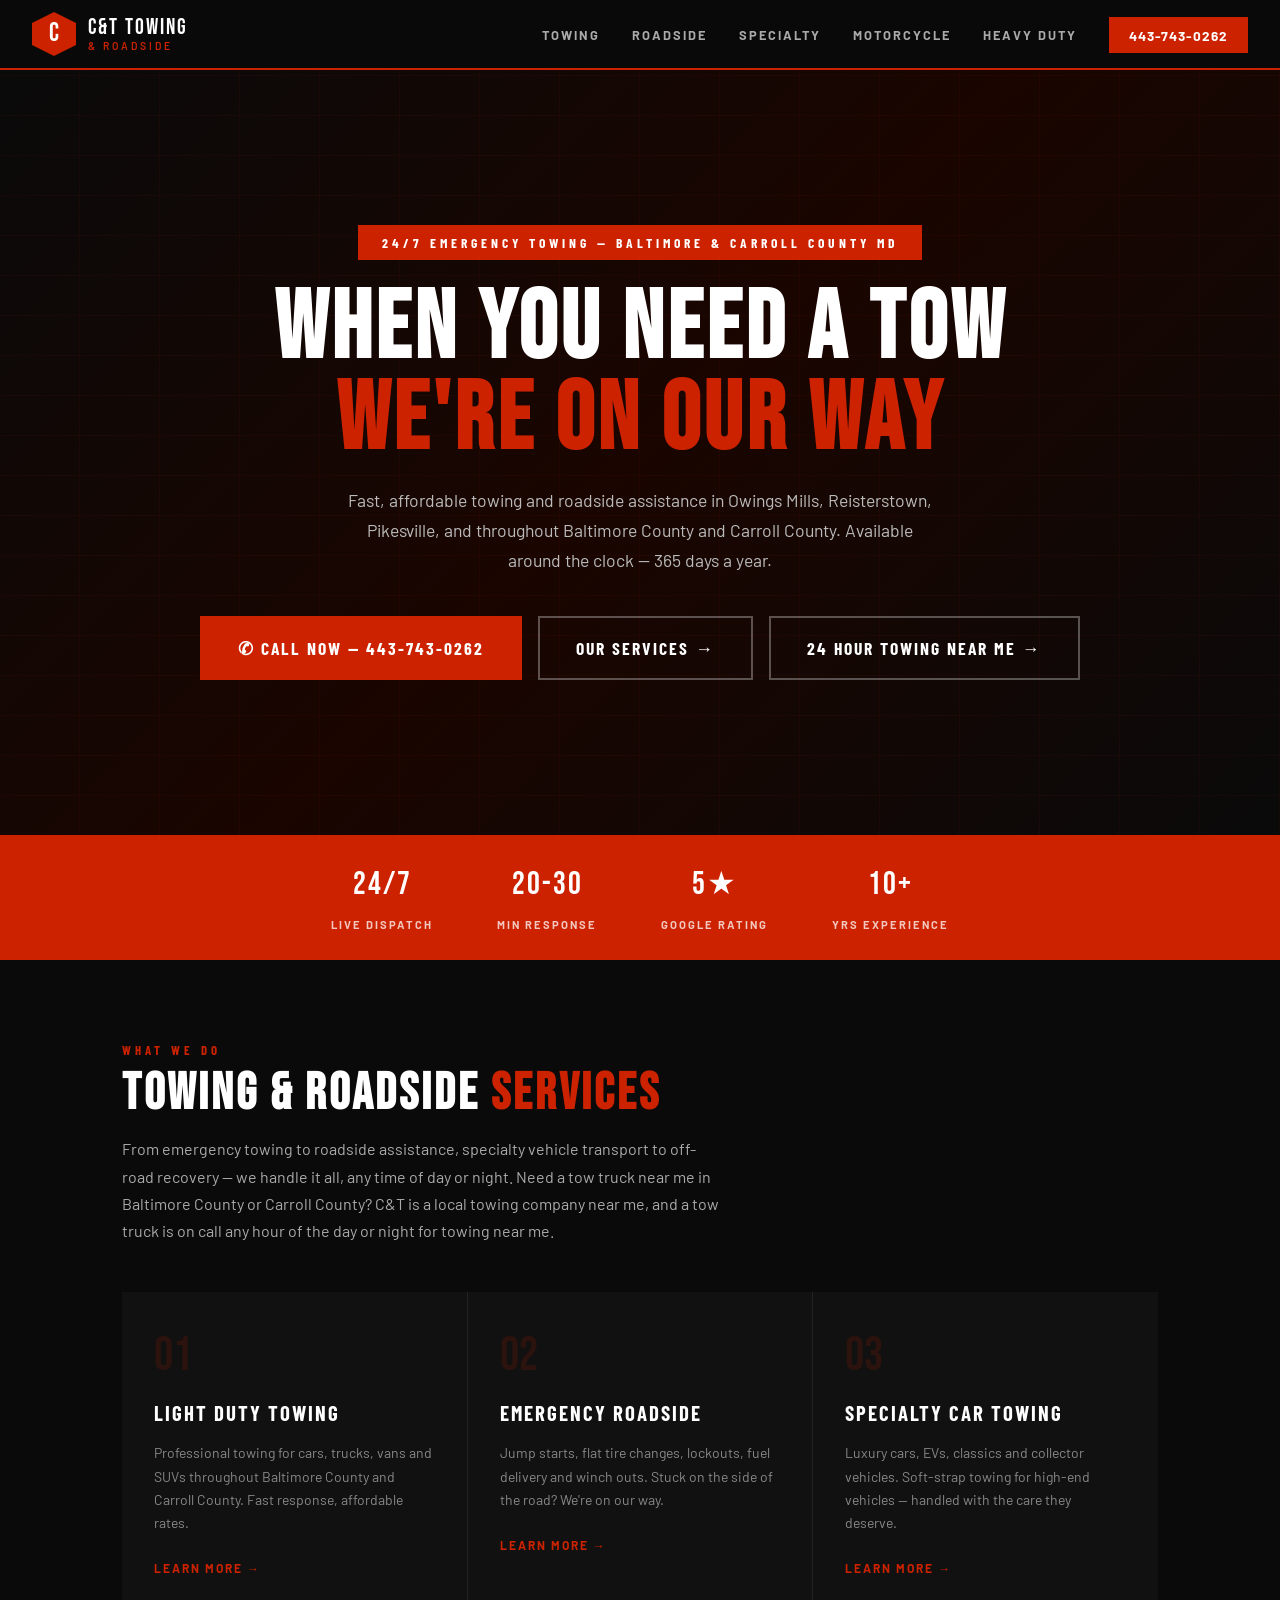
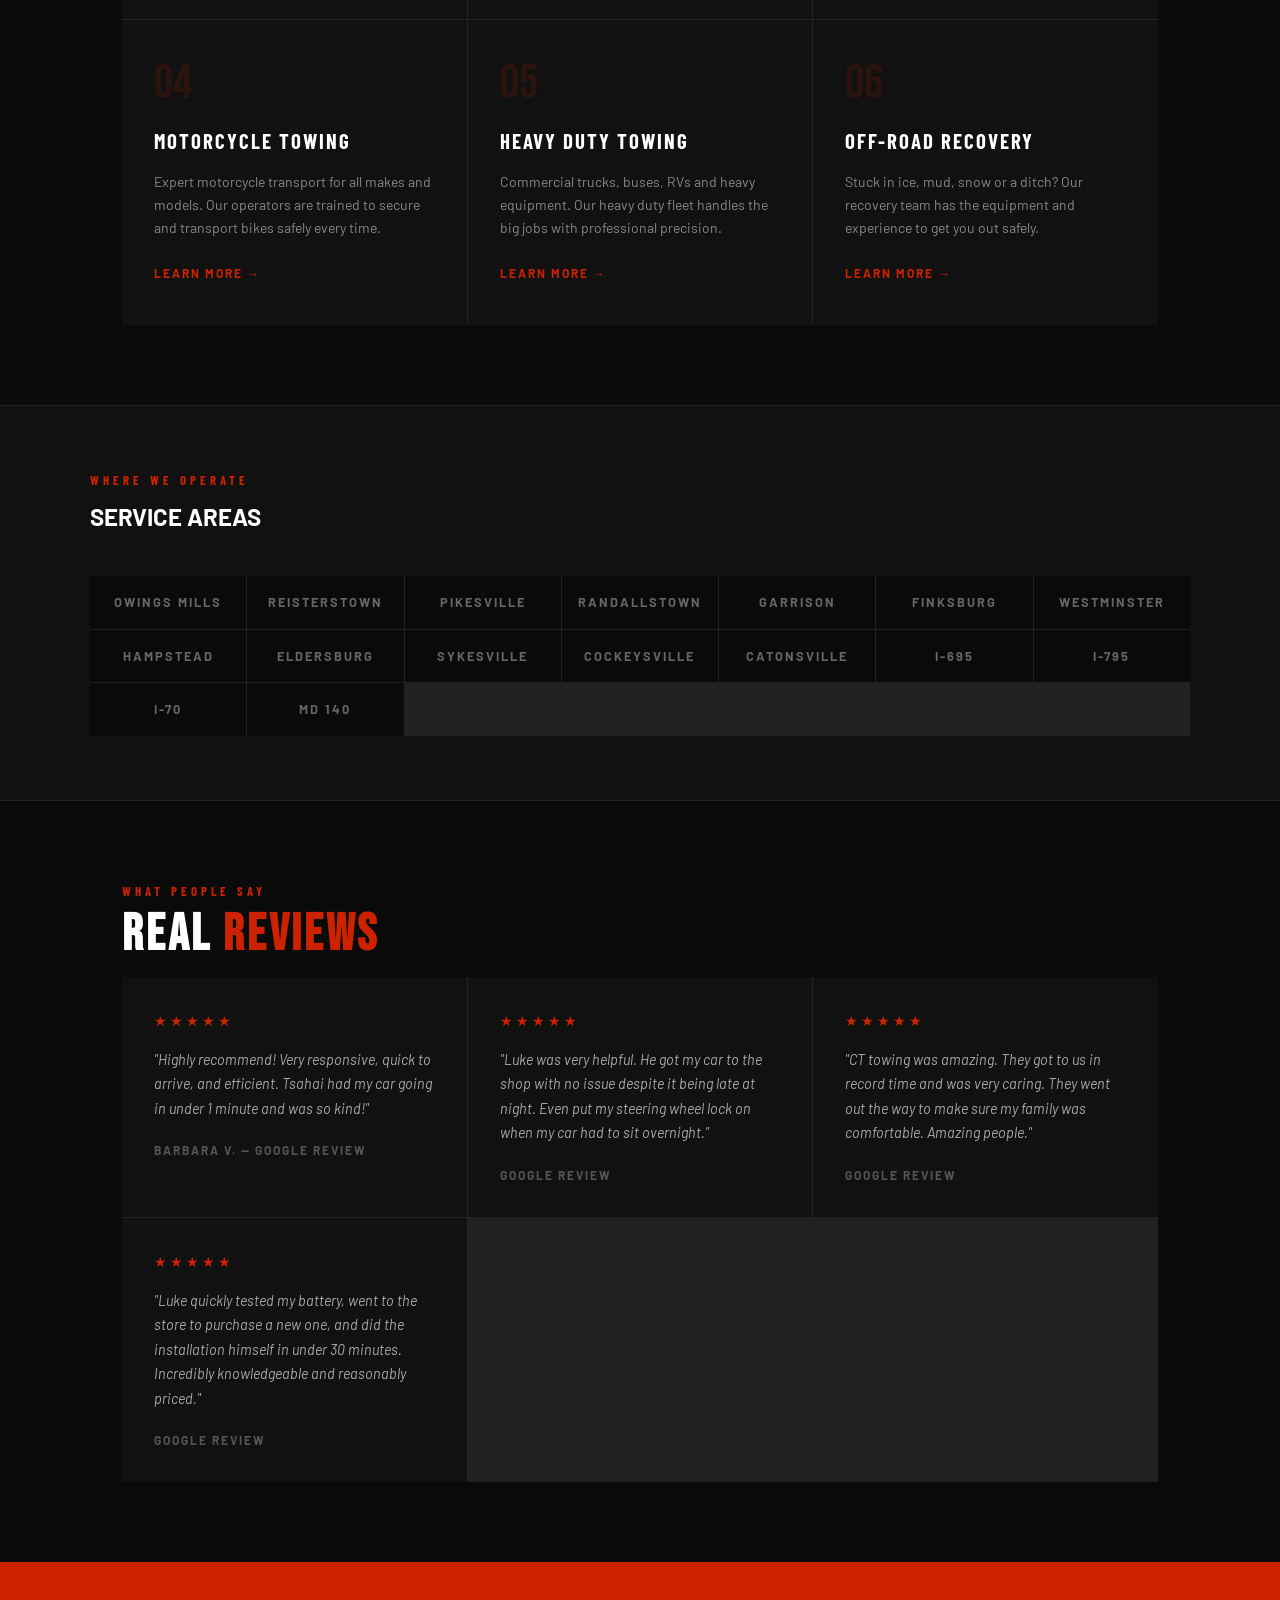
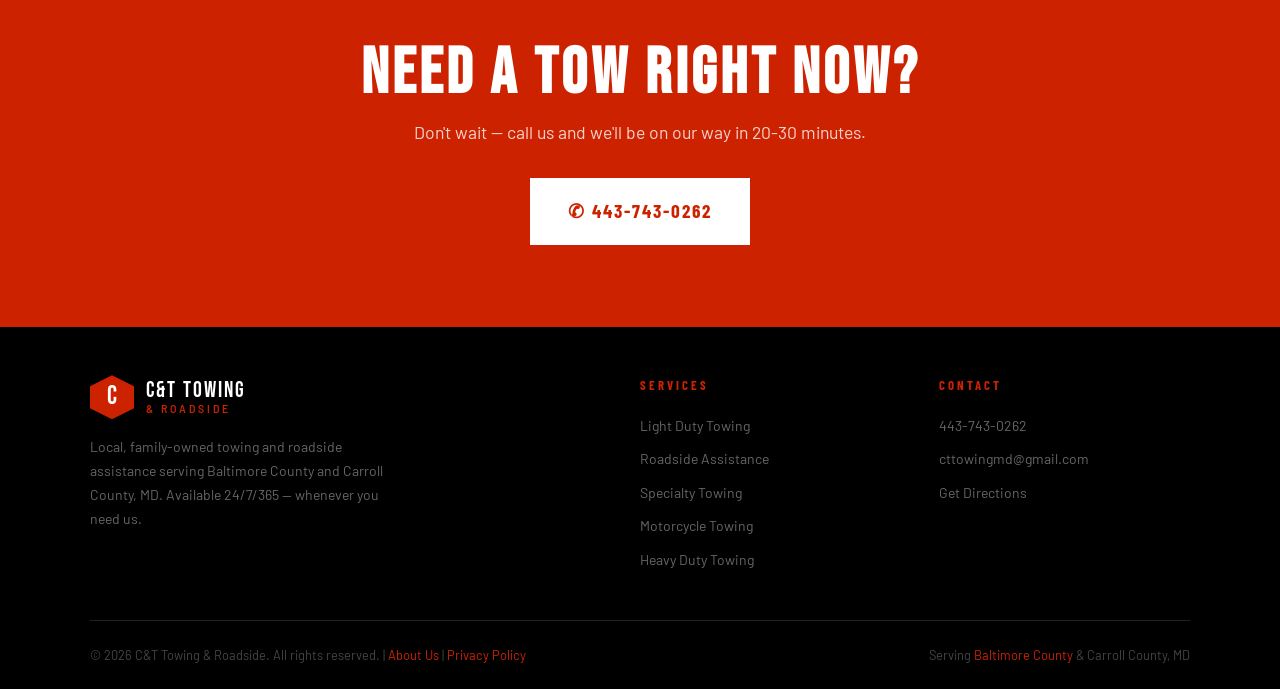
<file: index.html>
<!DOCTYPE html>
<html lang="en">
<head>
<meta charset="UTF-8">
<meta name="viewport" content="width=device-width, initial-scale=1.0">
<meta name="description" content="24/7 towing & roadside assistance in Owings Mills, Reisterstown & Baltimore County MD. Call C&T Towing at 443-743-0262.">
<meta property="og:title" content="C&T Towing & Roadside | 24/7 Towing Baltimore County & Carroll County MD" />
<meta property="og:description" content="24/7 towing & roadside assistance in Owings Mills, Reisterstown & Baltimore County MD. Call C&T Towing at 443-743-0262." />
<meta property="og:type" content="website" />
<meta property="og:url" content="https://cttowingmd.com/" />
<meta property="og:site_name" content="C&T Towing & Roadside" />
<link rel="canonical" href="https://cttowingmd.com/" />
<meta name="keywords" content="towing near me, tow truck near me, towing company Baltimore, towing Owings Mills, towing Reisterstown, roadside assistance Baltimore County">
<title>C&T Towing & Roadside | 24/7 Towing Baltimore County & Carroll County MD</title>
<link rel="preconnect" href="https://fonts.googleapis.com">
<link rel="preconnect" href="https://fonts.gstatic.com" crossorigin>
<link rel="dns-prefetch" href="https://www.googletagmanager.com">
<link rel="preconnect" href="https://www.googletagmanager.com">
<link rel="stylesheet" href="https://fonts.googleapis.com/css2?family=Bebas+Neue&family=Barlow:wght@400;600;700&family=Barlow+Condensed:wght@700&display=swap">
<link rel="stylesheet" href="style.css">
<!-- Google tag (gtag.js) -->
<script async src="https://www.googletagmanager.com/gtag/js?id=AW-18107258551"></script>
<script>
  window.dataLayer = window.dataLayer || [];
  function gtag(){dataLayer.push(arguments);}
  gtag("js", new Date());
  gtag("config", "AW-18107258551");
</script>
  <script>
  gtag('config', 'AW-18107258551/nmvxCJfHis0cELetm7pD', {
    'phone_conversion_number': '443-743-0262'
  });
  </script>
<script type="application/ld+json">
{
  "@context": "https://schema.org",
  "@type": "LocalBusiness",
  "name": "C&T Towing & Roadside",
  "telephone": "443-743-0262",
  "address": {
    "@type": "PostalAddress",
    "streetAddress": "1121 Berrymans Ln",
    "addressLocality": "Reisterstown",
    "addressRegion": "MD",
    "postalCode": "21136"
  },
  "url": "https://cttowingmd.com",
  "openingHours": "Mo-Su 00:00-23:59",
  "areaServed": "Reisterstown, Owings Mills, Pikesville, MD"
}
</script>
</head>
<body>

<nav>
  <div class="nav-logo">
    <div class="nav-logo-icon">C</div>
    <div class="nav-logo-text">
      <span class="nav-logo-name">C&T TOWING</span>
      <span class="nav-logo-sub">& Roadside</span>
    </div>
  </div>
  <ul class="nav-links">
    <li><a href="towing-near-me.html">Towing</a></li>
    <li><a href="roadside-assistance.html">Roadside</a></li>
    <li><a href="specialty-vehicle-towing.html">Specialty</a></li>
    <li><a href="motorcycle-towing.html">Motorcycle</a></li>
    <li><a href="heavy-duty-towing.html">Heavy Duty</a></li>
    <li><a href="contact.html" class="nav-cta">443-743-0262</a></li>
  </ul>
</nav>

<section class="hero">
  <div class="hero-bg"></div>
  <div class="hero-pattern"></div>
  <div class="hero-content">
    <div class="hero-badge">24/7 Emergency Towing — Baltimore & Carroll County MD</div>
    <h1>WHEN YOU NEED A TOW <br><span>WE'RE ON OUR WAY</span></h1>
    <p>Fast, affordable towing and roadside assistance in Owings Mills, Reisterstown, Pikesville, and throughout Baltimore County and Carroll County. Available around the clock — 365 days a year.</p>
    <div class="hero-btns">
      <a href="tel:+14437430262" onclick="gtag('event', 'conversion', {'send_to': 'AW-18107258551/lhk4CMn9qMQcELetm7pD'});" class="btn-primary">&#9990; Call Now — 443-743-0262</a>
      <a href="towing-near-me.html" class="btn-outline">Our Services &rarr;</a>
      <a href="towing-near-me.html" class="btn-outline">24 Hour Towing Near Me &rarr;</a>
    </div>
  </div>
</section>

<div class="stats-bar">
  <div class="stat"><span class="stat-num">24/7</span><span class="stat-label">Live Dispatch</span></div>
  <div class="stat"><span class="stat-num">20-30</span><span class="stat-label">Min Response</span></div>
  <div class="stat"><span class="stat-num">5★</span><span class="stat-label">Google Rating</span></div>
  <div class="stat"><span class="stat-num">10+</span><span class="stat-label">Yrs Experience</span></div>
</div>

<section class="section">
  <div class="section-label">What We Do</div>
  <h2>TOWING & ROADSIDE <span>SERVICES</span></h2>
  <p>From emergency towing to roadside assistance, specialty vehicle transport to off-road recovery — we handle it all, any time of day or night. Need a tow truck near me in Baltimore County or Carroll County? C&T is a local towing company near me, and a tow truck is on call any hour of the day or night for towing near me.</p>
  <div class="services-grid">
    <div class="service-card">
      <div class="service-num">01</div>
      <h3>Light Duty Towing</h3>
      <p>Professional towing for cars, trucks, vans and SUVs throughout Baltimore County and Carroll County. Fast response, affordable rates.</p>
      <a href="towing-near-me.html" class="service-link">Learn More &rarr;</a>
    </div>
    <div class="service-card">
      <div class="service-num">02</div>
      <h3>Emergency Roadside</h3>
      <p>Jump starts, flat tire changes, lockouts, fuel delivery and winch outs. Stuck on the side of the road? We're on our way.</p>
      <a href="roadside-assistance.html" class="service-link">Learn More &rarr;</a>
    </div>
    <div class="service-card">
      <div class="service-num">03</div>
      <h3>Specialty Car Towing</h3>
      <p>Luxury cars, EVs, classics and collector vehicles. Soft-strap towing for high-end vehicles — handled with the care they deserve.</p>
      <a href="specialty-vehicle-towing.html" class="service-link">Learn More &rarr;</a>
    </div>
    <div class="service-card">
      <div class="service-num">04</div>
      <h3>Motorcycle Towing</h3>
      <p>Expert motorcycle transport for all makes and models. Our operators are trained to secure and transport bikes safely every time.</p>
      <a href="motorcycle-towing.html" class="service-link">Learn More &rarr;</a>
    </div>
    <div class="service-card">
      <div class="service-num">05</div>
      <h3>Heavy Duty Towing</h3>
      <p>Commercial trucks, buses, RVs and heavy equipment. Our heavy duty fleet handles the big jobs with professional precision.</p>
      <a href="heavy-duty-towing.html" class="service-link">Learn More &rarr;</a>
    </div>
    <div class="service-card">
      <div class="service-num">06</div>
      <h3>Off-Road Recovery</h3>
      <p>Stuck in ice, mud, snow or a ditch? Our recovery team has the equipment and experience to get you out safely.</p>
      <a href="roadside-assistance.html" class="service-link">Learn More &rarr;</a>
    </div>
  </div>
</section>

<div class="areas-section">
  <div class="areas-inner">
    <div class="section-label">Where We Operate</div>
    <h2>SERVICE <span>AREAS</span></h2>
    <div class="areas-grid">
      <div class="area-item">Owings Mills</div>
      <div class="area-item">Reisterstown</div>
      <div class="area-item">Pikesville</div>
      <div class="area-item">Randallstown</div>
      <div class="area-item">Garrison</div>
      <div class="area-item">Finksburg</div>
      <div class="area-item">Westminster</div>
      <div class="area-item">Hampstead</div>
      <div class="area-item">Eldersburg</div>
      <div class="area-item">Sykesville</div>
      <div class="area-item">Cockeysville</div>
      <div class="area-item">Catonsville</div>
      <div class="area-item">I-695</div>
      <div class="area-item">I-795</div>
      <div class="area-item">I-70</div>
      <div class="area-item">MD 140</div>
    </div>
  </div>
</div>

<section class="section">
  <div class="section-label">What People Say</div>
  <h2>REAL <span>REVIEWS</span></h2>
  <div class="reviews-grid">
    <div class="review-card">
      <div class="stars">★★★★★</div>
      <p class="review-text">"Highly recommend! Very responsive, quick to arrive, and efficient. Tsahai had my car going in under 1 minute and was so kind!"</p>
      <div class="review-author">Barbara V. — Google Review</div>
    </div>
    <div class="review-card">
      <div class="stars">★★★★★</div>
      <p class="review-text">"Luke was very helpful. He got my car to the shop with no issue despite it being late at night. Even put my steering wheel lock on when my car had to sit overnight."</p>
      <div class="review-author">Google Review</div>
    </div>
    <div class="review-card">
      <div class="stars">★★★★★</div>
      <p class="review-text">"CT towing was amazing. They got to us in record time and was very caring. They went out the way to make sure my family was comfortable. Amazing people."</p>
      <div class="review-author">Google Review</div>
    </div>
    <div class="review-card">
      <div class="stars">★★★★★</div>
      <p class="review-text">"Luke quickly tested my battery, went to the store to purchase a new one, and did the installation himself in under 30 minutes. Incredibly knowledgeable and reasonably priced."</p>
      <div class="review-author">Google Review</div>
    </div>
  </div>
</section>

<div class="cta-banner">
  <h2>NEED A TOW RIGHT NOW?</h2>
  <p>Don't wait — call us and we'll be on our way in 20-30 minutes.</p>
  <a href="tel:+14437430262" onclick="gtag('event', 'conversion', {'send_to': 'AW-18107258551/lhk4CMn9qMQcELetm7pD'});" class="btn-white">&#9990; 443-743-0262</a>
</div>

<footer>
  <div class="footer-inner">
    <div class="footer-top">
      <div class="footer-brand">
        <div class="nav-logo">
          <div class="nav-logo-icon">C</div>
          <div class="nav-logo-text">
            <span class="nav-logo-name">C&T TOWING</span>
            <span class="nav-logo-sub">& Roadside</span>
          </div>
        </div>
        <p>Local, family-owned towing and roadside assistance serving Baltimore County and Carroll County, MD. Available 24/7/365 — whenever you need us.</p>
      </div>
      <div class="footer-col">
        <h3>Services</h3>
        <ul>
          <li><a href="towing-near-me.html">Light Duty Towing</a></li>
          <li><a href="roadside-assistance.html">Roadside Assistance</a></li>
          <li><a href="specialty-vehicle-towing.html">Specialty Towing</a></li>
          <li><a href="motorcycle-towing.html">Motorcycle Towing</a></li>
          <li><a href="heavy-duty-towing.html">Heavy Duty Towing</a></li>
        </ul>
      </div>
      <div class="footer-col">
        <h3>Contact</h3>
        <ul>
          <li><a href="tel:+14437430262" onclick="gtag('event', 'conversion', {'send_to': 'AW-18107258551/lhk4CMn9qMQcELetm7pD'});">443-743-0262</a></li>
          <li><a href="mailto:cttowingmd@gmail.com">cttowingmd@gmail.com</a></li>
          <li><a href="contact.html">Get Directions</a></li>
        </ul>
      </div>
    </div>
    <div class="footer-bottom">
      <p>&copy; 2026 C&T Towing & Roadside. All rights reserved. | <a href="about.html">About Us</a> | <a href="privacy-policy.html">Privacy Policy</a></p>
      <p>Serving <a href="towing-near-me.html">Baltimore County</a> & Carroll County, MD</p>
    </div>
  </div>
</footer>

</body>
</html>
</file>
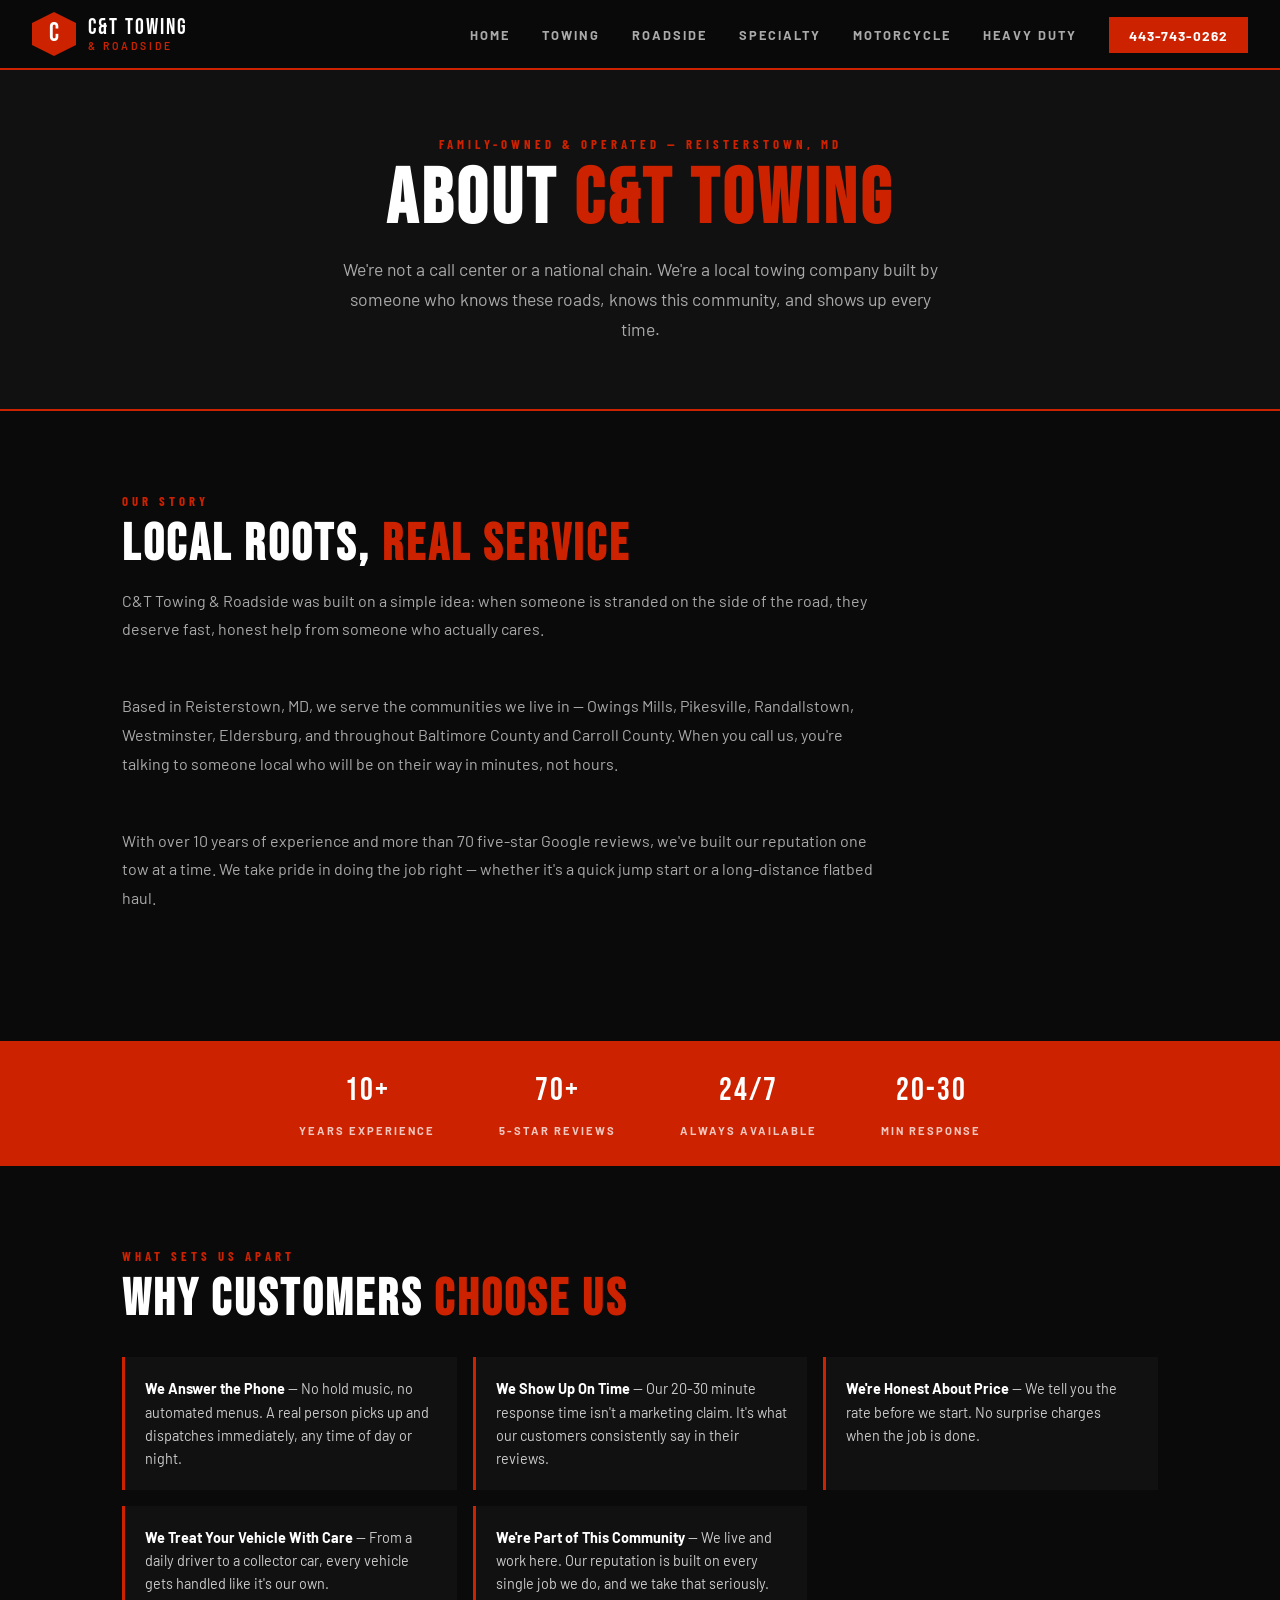
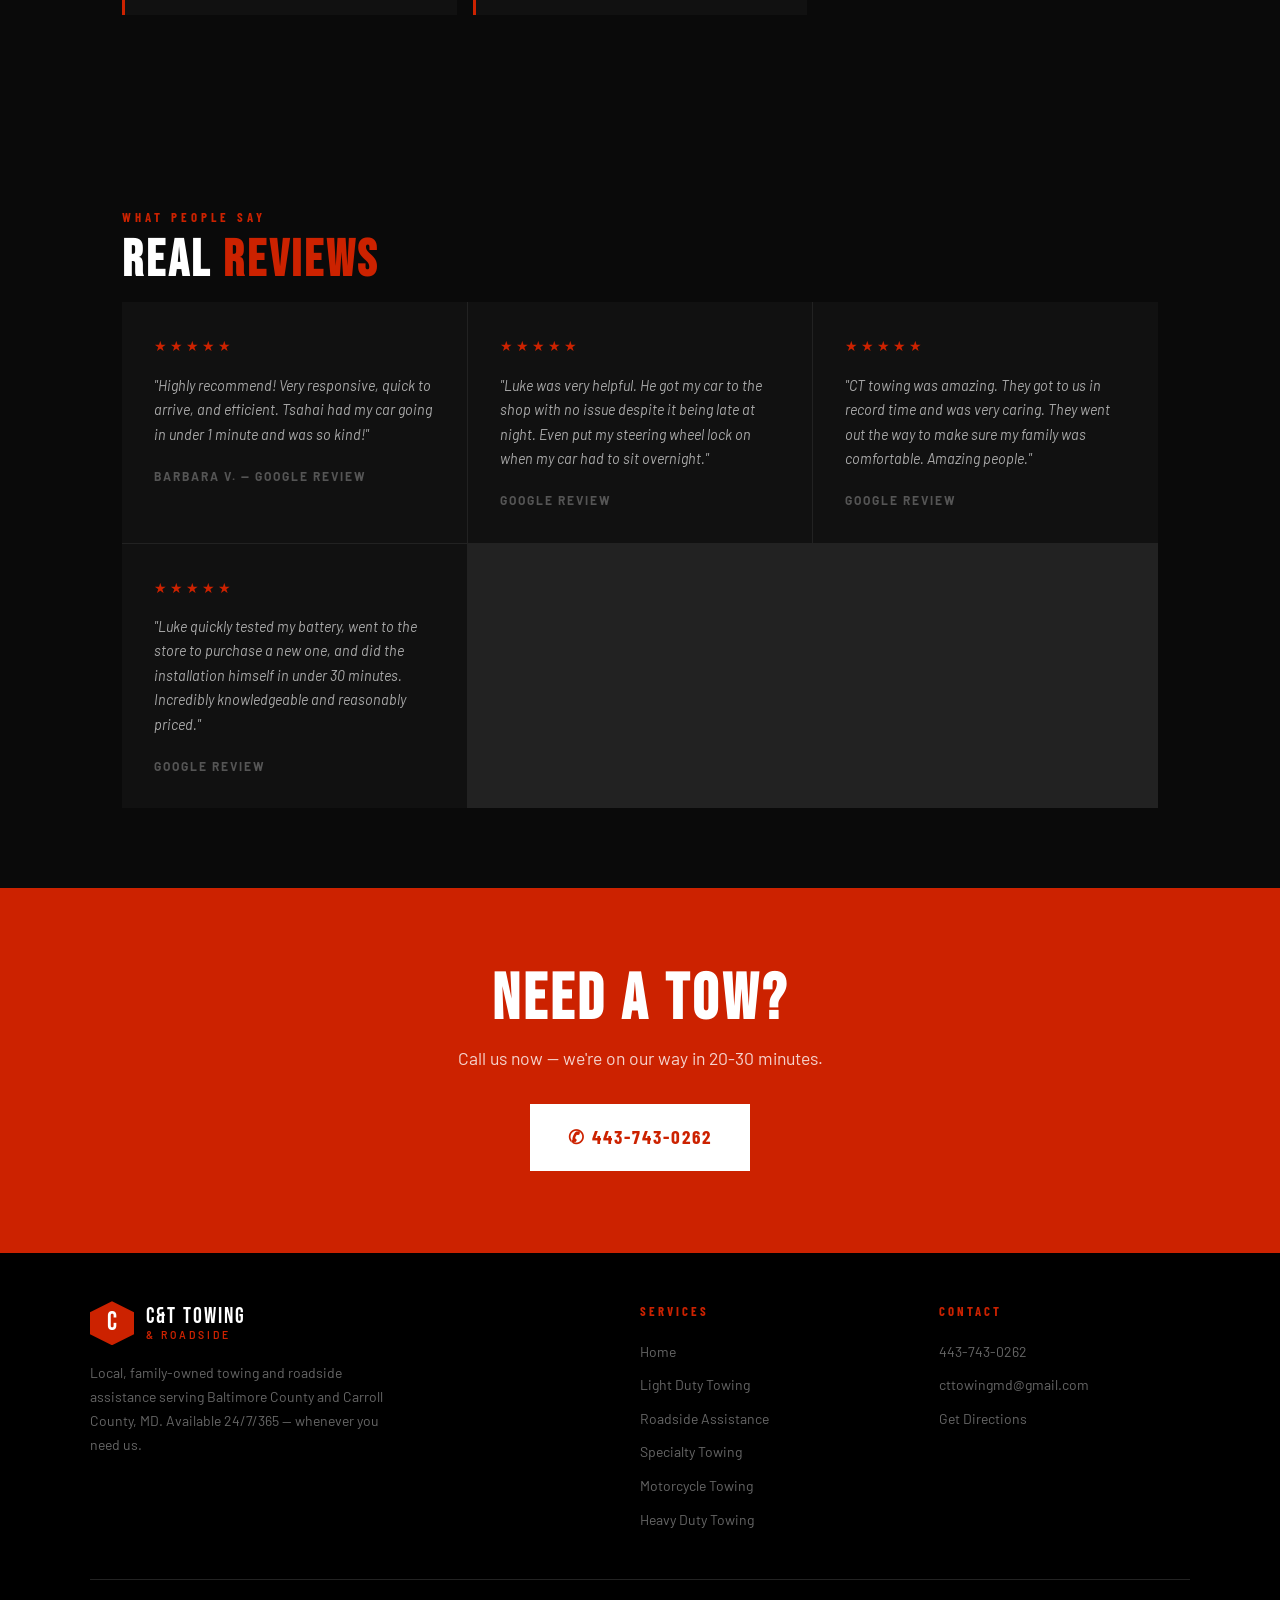
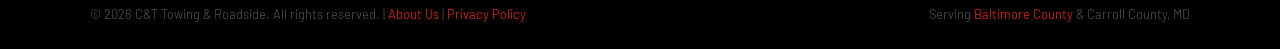
<file: about.html>
<!DOCTYPE html>
<html lang="en">
<head>
<meta charset="UTF-8">
<meta name="viewport" content="width=device-width, initial-scale=1.0">
<meta name="description" content="Learn about C&T Towing & Roadside — family-owned towing in Baltimore County MD. Local, trusted, 5-star rated. Call 443-743-0262.">
<meta property="og:title" content="About Us | C&T Towing & Roadside — Reisterstown MD" />
<meta property="og:description" content="Learn about C&T Towing & Roadside — family-owned towing in Baltimore County MD. Local, trusted, 5-star rated. Call 443-743-0262." />
<meta property="og:type" content="website" />
<meta property="og:url" content="https://cttowingmd.com/about.html" />
<meta property="og:site_name" content="C&T Towing & Roadside" />
<title>About Us | C&T Towing & Roadside — Reisterstown MD</title>
<link rel="canonical" href="https://cttowingmd.com/about.html">
<link rel="preconnect" href="https://fonts.googleapis.com">
<link rel="preconnect" href="https://fonts.gstatic.com" crossorigin>
<link rel="dns-prefetch" href="https://www.googletagmanager.com">
<link rel="preconnect" href="https://www.googletagmanager.com">
<link rel="stylesheet" href="https://fonts.googleapis.com/css2?family=Bebas+Neue&family=Barlow:wght@400;600;700&family=Barlow+Condensed:wght@700&display=swap">
<link rel="stylesheet" href="style.css">
<!-- Google tag (gtag.js) -->
<script async src="https://www.googletagmanager.com/gtag/js?id=AW-18107258551"></script>
<script>
  window.dataLayer = window.dataLayer || [];
  function gtag(){dataLayer.push(arguments);}
  gtag("js", new Date());
  gtag("config", "AW-18107258551");
</script>
  <script>
  gtag('config', 'AW-18107258551/nmvxCJfHis0cELetm7pD', {
    'phone_conversion_number': '443-743-0262'
  });
  </script>
<script type="application/ld+json">
{
  "@context": "https://schema.org",
  "@type": "LocalBusiness",
  "name": "C&T Towing & Roadside",
  "telephone": "443-743-0262",
  "address": {
    "@type": "PostalAddress",
    "streetAddress": "1121 Berrymans Ln",
    "addressLocality": "Reisterstown",
    "addressRegion": "MD",
    "postalCode": "21136"
  },
  "url": "https://cttowingmd.com",
  "openingHours": "Mo-Su 00:00-23:59",
  "areaServed": "Reisterstown, Owings Mills, Pikesville, MD"
}
</script>
</head>
<body>

<nav>
  <a href="/" class="nav-logo-link" aria-label="C&T Towing home">
  <div class="nav-logo">
    <div class="nav-logo-icon">C</div>
    <div class="nav-logo-text">
      <span class="nav-logo-name">C&T TOWING</span>
      <span class="nav-logo-sub">& Roadside</span>
    </div>
  </div>
  </a>
  <ul class="nav-links">
    <li><a href="/">Home</a></li>
    <li><a href="towing-near-me.html">Towing</a></li>
    <li><a href="roadside-assistance.html">Roadside</a></li>
    <li><a href="specialty-vehicle-towing.html">Specialty</a></li>
    <li><a href="motorcycle-towing.html">Motorcycle</a></li>
    <li><a href="heavy-duty-towing.html">Heavy Duty</a></li>
    <li><a href="contact.html" class="nav-cta">443-743-0262</a></li>
  </ul>
</nav>

<div class="page-hero">
  <div class="section-label">Family-Owned & Operated — Reisterstown, MD</div>
  <h1>ABOUT <span>C&T TOWING</span></h1>
  <p>We're not a call center or a national chain. We're a local towing company built by someone who knows these roads, knows this community, and shows up every time.</p>
</div>

<section class="section">
  <div class="section-label">Our Story</div>
  <h2>LOCAL ROOTS, <span>REAL SERVICE</span></h2>
  <p style="color:#aaa;line-height:1.8;max-width:760px;">C&T Towing & Roadside was built on a simple idea: when someone is stranded on the side of the road, they deserve fast, honest help from someone who actually cares.</p>
  <p style="color:#aaa;line-height:1.8;max-width:760px;margin-top:1rem;">Based in Reisterstown, MD, we serve the communities we live in — Owings Mills, Pikesville, Randallstown, Westminster, Eldersburg, and throughout Baltimore County and Carroll County. When you call us, you're talking to someone local who will be on their way in minutes, not hours.</p>
  <p style="color:#aaa;line-height:1.8;max-width:760px;margin-top:1rem;">With over 10 years of experience and more than 70 five-star Google reviews, we've built our reputation one tow at a time. We take pride in doing the job right — whether it's a quick jump start or a long-distance flatbed haul.</p>
</section>

<div class="stats-bar">
  <div class="stat"><span class="stat-num">10+</span><span class="stat-label">Years Experience</span></div>
  <div class="stat"><span class="stat-num">70+</span><span class="stat-label">5-Star Reviews</span></div>
  <div class="stat"><span class="stat-num">24/7</span><span class="stat-label">Always Available</span></div>
  <div class="stat"><span class="stat-num">20-30</span><span class="stat-label">Min Response</span></div>
</div>

<section class="section">
  <div class="section-label">What Sets Us Apart</div>
  <h2>WHY CUSTOMERS <span>CHOOSE US</span></h2>
  <ul class="features-list">
    <li><span><strong style="color:#fff;">We Answer the Phone</strong> — No hold music, no automated menus. A real person picks up and dispatches immediately, any time of day or night.</span></li>
    <li><span><strong style="color:#fff;">We Show Up On Time</strong> — Our 20-30 minute response time isn't a marketing claim. It's what our customers consistently say in their reviews.</span></li>
    <li><span><strong style="color:#fff;">We're Honest About Price</strong> — We tell you the rate before we start. No surprise charges when the job is done.</span></li>
    <li><span><strong style="color:#fff;">We Treat Your Vehicle With Care</strong> — From a daily driver to a collector car, every vehicle gets handled like it's our own.</span></li>
    <li><span><strong style="color:#fff;">We're Part of This Community</strong> — We live and work here. Our reputation is built on every single job we do, and we take that seriously.</span></li>
  </ul>
</section>

<section class="section">
  <div class="section-label">What People Say</div>
  <h2>REAL <span>REVIEWS</span></h2>
  <div class="reviews-grid">
    <div class="review-card">
      <div class="stars">★★★★★</div>
      <p class="review-text">"Highly recommend! Very responsive, quick to arrive, and efficient. Tsahai had my car going in under 1 minute and was so kind!"</p>
      <div class="review-author">Barbara V. — Google Review</div>
    </div>
    <div class="review-card">
      <div class="stars">★★★★★</div>
      <p class="review-text">"Luke was very helpful. He got my car to the shop with no issue despite it being late at night. Even put my steering wheel lock on when my car had to sit overnight."</p>
      <div class="review-author">Google Review</div>
    </div>
    <div class="review-card">
      <div class="stars">★★★★★</div>
      <p class="review-text">"CT towing was amazing. They got to us in record time and was very caring. They went out the way to make sure my family was comfortable. Amazing people."</p>
      <div class="review-author">Google Review</div>
    </div>
    <div class="review-card">
      <div class="stars">★★★★★</div>
      <p class="review-text">"Luke quickly tested my battery, went to the store to purchase a new one, and did the installation himself in under 30 minutes. Incredibly knowledgeable and reasonably priced."</p>
      <div class="review-author">Google Review</div>
    </div>
  </div>
</section>

<div class="cta-banner">
  <h2>NEED A TOW?</h2>
  <p>Call us now — we're on our way in 20-30 minutes.</p>
  <a href="tel:+14437430262" onclick="gtag('event', 'conversion', {'send_to': 'AW-18107258551/lhk4CMn9qMQcELetm7pD'});" class="btn-white">&#9990; 443-743-0262</a>
</div>

<footer>
  <div class="footer-inner">
    <div class="footer-top">
      <div class="footer-brand">
        <a href="/" class="nav-logo-link" aria-label="C&T Towing home">
        <div class="nav-logo">
          <div class="nav-logo-icon">C</div>
          <div class="nav-logo-text">
            <span class="nav-logo-name">C&T TOWING</span>
            <span class="nav-logo-sub">& Roadside</span>
          </div>
        </div>
        </a>
        <p>Local, family-owned towing and roadside assistance serving Baltimore County and Carroll County, MD. Available 24/7/365 — whenever you need us.</p>
      </div>
      <div class="footer-col">
        <h3>Services</h3>
        <ul>
          <li><a href="/">Home</a></li>
          <li><a href="towing-near-me.html">Light Duty Towing</a></li>
          <li><a href="roadside-assistance.html">Roadside Assistance</a></li>
          <li><a href="specialty-vehicle-towing.html">Specialty Towing</a></li>
          <li><a href="motorcycle-towing.html">Motorcycle Towing</a></li>
          <li><a href="heavy-duty-towing.html">Heavy Duty Towing</a></li>
        </ul>
      </div>
      <div class="footer-col">
        <h3>Contact</h3>
        <ul>
          <li><a href="tel:+14437430262" onclick="gtag('event', 'conversion', {'send_to': 'AW-18107258551/lhk4CMn9qMQcELetm7pD'});">443-743-0262</a></li>
          <li><a href="mailto:cttowingmd@gmail.com">cttowingmd@gmail.com</a></li>
          <li><a href="contact.html">Get Directions</a></li>
        </ul>
      </div>
    </div>
    <div class="footer-bottom">
      <p>&copy; 2026 C&T Towing & Roadside. All rights reserved. | <a href="about.html">About Us</a> | <a href="privacy-policy.html">Privacy Policy</a></p>
      <p>Serving <a href="towing-near-me.html">Baltimore County</a> & Carroll County, MD</p>
    </div>
  </div>
</footer>

</body>
</html>
</file>
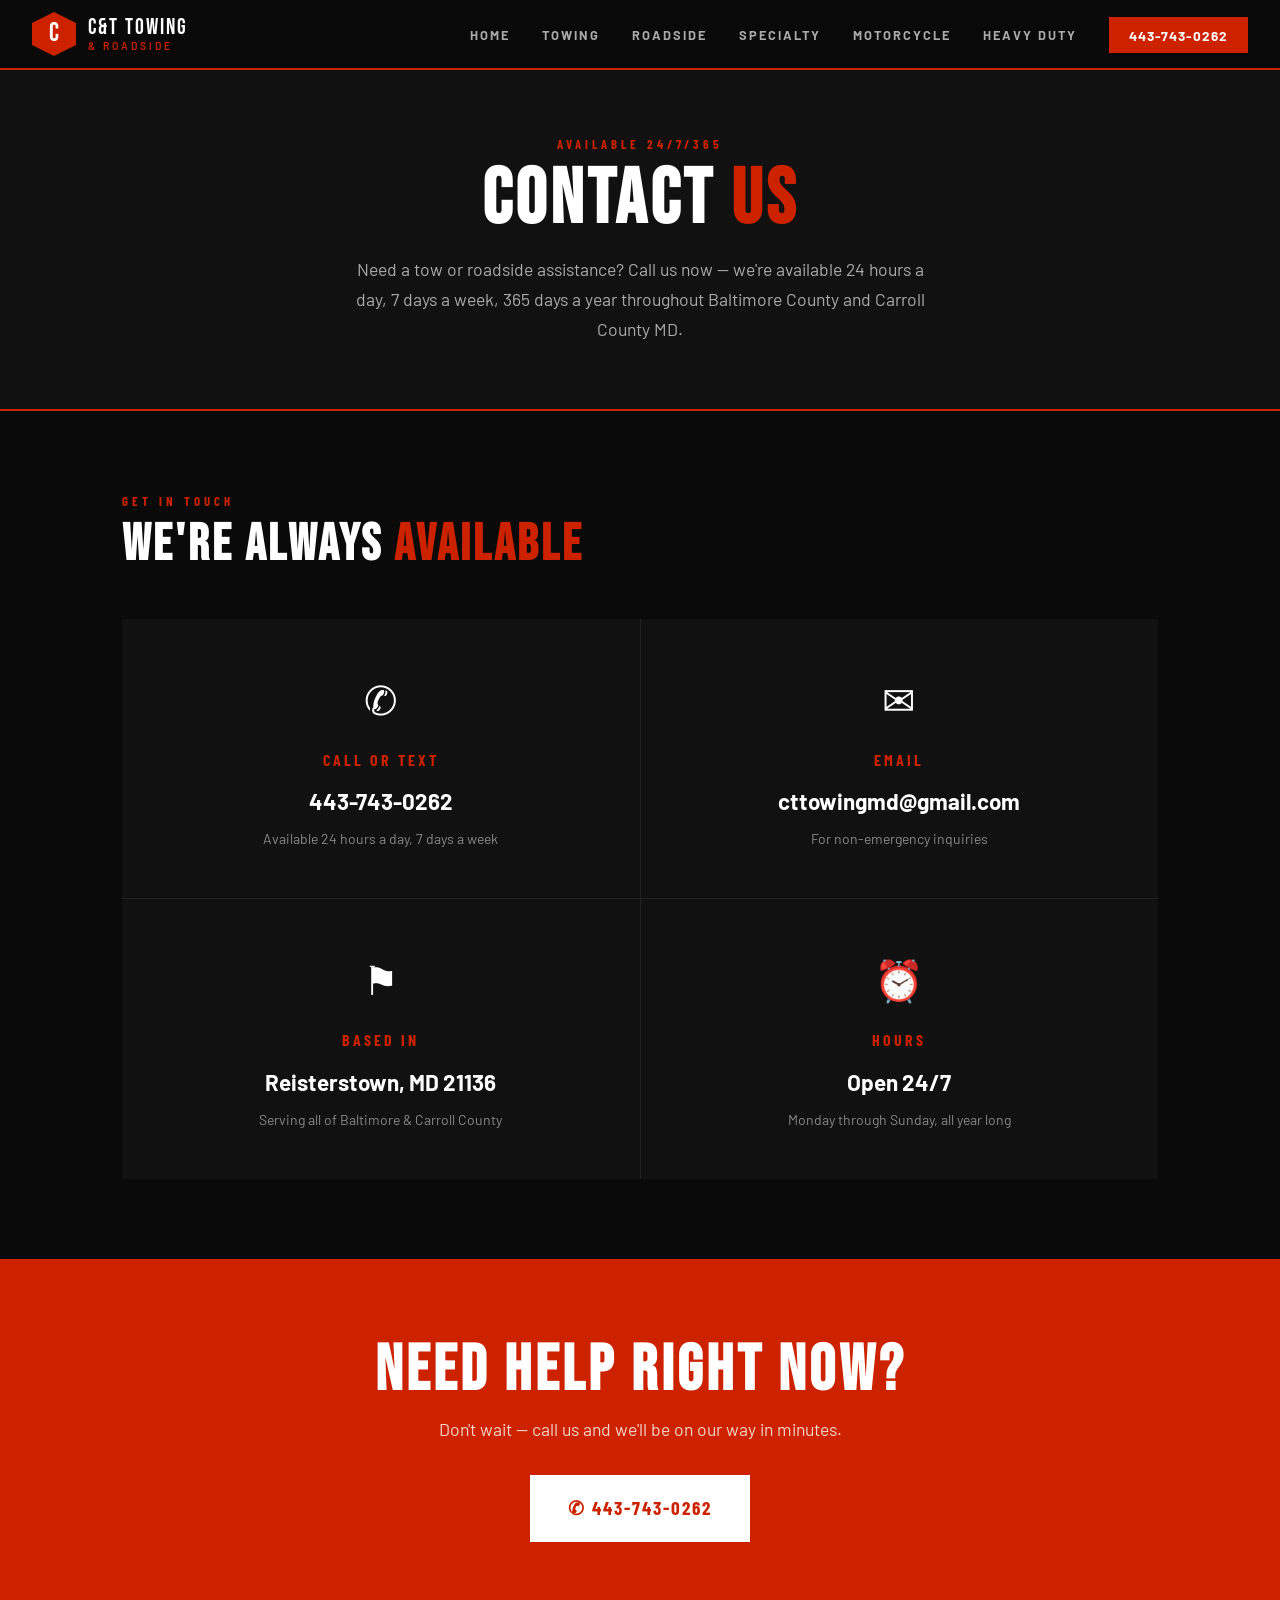
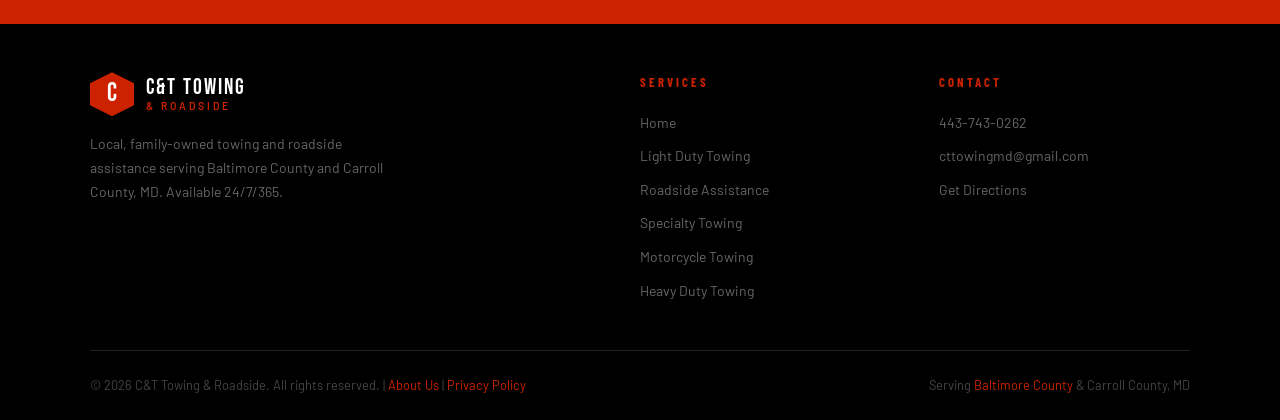
<file: contact.html>
<!DOCTYPE html>
<html lang="en">
<head>
<meta charset="UTF-8">
<meta name="viewport" content="width=device-width, initial-scale=1.0">
<meta name="description" content="Contact C&T Towing & Roadside. Call 443-743-0262 for 24/7 towing and roadside assistance in Baltimore County and Carroll County MD.">
<meta property="og:title" content="Contact | C&T Towing & Roadside — 443-743-0262" />
<meta property="og:description" content="Contact C&T Towing & Roadside. Call 443-743-0262 for 24/7 towing and roadside assistance in Baltimore County and Carroll County MD." />
<meta property="og:type" content="website" />
<meta property="og:url" content="https://cttowingmd.com/contact.html" />
<meta property="og:site_name" content="C&T Towing & Roadside" />
<link rel="canonical" href="https://cttowingmd.com/contact.html" />
<title>Contact | C&T Towing & Roadside — 443-743-0262</title>
<link rel="preconnect" href="https://fonts.googleapis.com">
<link rel="preconnect" href="https://fonts.gstatic.com" crossorigin>
<link rel="dns-prefetch" href="https://www.googletagmanager.com">
<link rel="preconnect" href="https://www.googletagmanager.com">
<link rel="stylesheet" href="https://fonts.googleapis.com/css2?family=Bebas+Neue&family=Barlow:wght@400;600;700&family=Barlow+Condensed:wght@700&display=swap">
<link rel="stylesheet" href="style.css">
<style>
  .contact-grid { display: grid; grid-template-columns: 1fr 1fr; gap: 1px; background: #222; margin-top: 3rem; }
  .contact-card { background: var(--dark); padding: 3rem 2rem; text-align: center; }
  .contact-icon { font-size: 2.5rem; margin-bottom: 1rem; }
  .contact-card h3 { font-family: var(--font-condensed); font-size: 1rem; font-weight: 700; letter-spacing: 3px; text-transform: uppercase; color: var(--red); margin-bottom: 0.75rem; }
  .contact-card a { font-size: 1.4rem; font-weight: 700; color: var(--white); transition: color 0.2s; }
  .contact-card a:hover { color: var(--red); }
  .contact-card p { font-size: 0.875rem; color: #888; margin-top: 0.5rem; }
  @media (max-width: 600px) { .contact-grid { grid-template-columns: 1fr; } }
</style>
<!-- Google tag (gtag.js) -->
<script async src="https://www.googletagmanager.com/gtag/js?id=AW-18107258551"></script>
<script>
  window.dataLayer = window.dataLayer || [];
  function gtag(){dataLayer.push(arguments);}
  gtag("js", new Date());
  gtag("config", "AW-18107258551");
</script>
  <script>
  gtag('config', 'AW-18107258551/nmvxCJfHis0cELetm7pD', {
    'phone_conversion_number': '443-743-0262'
  });
  </script>
<script type="application/ld+json">
{
  "@context": "https://schema.org",
  "@type": "LocalBusiness",
  "name": "C&T Towing & Roadside",
  "telephone": "443-743-0262",
  "address": {
    "@type": "PostalAddress",
    "streetAddress": "1121 Berrymans Ln",
    "addressLocality": "Reisterstown",
    "addressRegion": "MD",
    "postalCode": "21136"
  },
  "url": "https://cttowingmd.com",
  "openingHours": "Mo-Su 00:00-23:59",
  "areaServed": "Reisterstown, Owings Mills, Pikesville, MD"
}
</script>
</head>
<body>

<nav>
  <a href="/" class="nav-logo-link" aria-label="C&T Towing home">
  <div class="nav-logo">
    <div class="nav-logo-icon">C</div>
    <div class="nav-logo-text">
      <span class="nav-logo-name">C&T TOWING</span>
      <span class="nav-logo-sub">& Roadside</span>
    </div>
  </div>
  </a>
  <ul class="nav-links">
    <li><a href="/">Home</a></li>
    <li><a href="towing-near-me.html">Towing</a></li>
    <li><a href="roadside-assistance.html">Roadside</a></li>
    <li><a href="specialty-vehicle-towing.html">Specialty</a></li>
    <li><a href="motorcycle-towing.html">Motorcycle</a></li>
    <li><a href="heavy-duty-towing.html">Heavy Duty</a></li>
    <li><a href="contact.html" class="nav-cta">443-743-0262</a></li>
  </ul>
</nav>

<div class="page-hero">
  <div class="section-label">Available 24/7/365</div>
  <h1>CONTACT <span>US</span></h1>
  <p>Need a tow or roadside assistance? Call us now — we're available 24 hours a day, 7 days a week, 365 days a year throughout Baltimore County and Carroll County MD.</p>
</div>

<section class="section">
  <div class="section-label">Get In Touch</div>
  <h2>WE'RE ALWAYS <span>AVAILABLE</span></h2>
  <div class="contact-grid">
    <div class="contact-card">
      <div class="contact-icon">&#9990;</div>
      <h3>Call or Text</h3>
      <a href="tel:+14437430262" onclick="gtag('event', 'conversion', {'send_to': 'AW-18107258551/lhk4CMn9qMQcELetm7pD'});">443-743-0262</a>
      <p>Available 24 hours a day, 7 days a week</p>
    </div>
    <div class="contact-card">
      <div class="contact-icon">&#9993;</div>
      <h3>Email</h3>
      <a href="mailto:cttowingmd@gmail.com">cttowingmd@gmail.com</a>
      <p>For non-emergency inquiries</p>
    </div>
    <div class="contact-card">
      <div class="contact-icon">&#9873;</div>
      <h3>Based In</h3>
      <a href="https://maps.google.com/?q=1121+Berrymans+Ln+Reisterstown+MD+21136" target="_blank">Reisterstown, MD 21136</a>
      <p>Serving all of Baltimore & Carroll County</p>
    </div>
    <div class="contact-card">
      <div class="contact-icon">&#9200;</div>
      <h3>Hours</h3>
      <span style="font-size:1.4rem;font-weight:700;color:var(--white);">Open 24/7</span>
      <p>Monday through Sunday, all year long</p>
    </div>
  </div>
</section>

<div class="cta-banner">
  <h2>NEED HELP RIGHT NOW?</h2>
  <p>Don't wait — call us and we'll be on our way in minutes.</p>
  <a href="tel:+14437430262" onclick="gtag('event', 'conversion', {'send_to': 'AW-18107258551/lhk4CMn9qMQcELetm7pD'});" class="btn-white">&#9990; 443-743-0262</a>
</div>

<footer>
  <div class="footer-inner">
    <div class="footer-top">
      <div class="footer-brand">
        <a href="/" class="nav-logo-link" aria-label="C&T Towing home">
        <div class="nav-logo">
          <div class="nav-logo-icon">C</div>
          <div class="nav-logo-text">
            <span class="nav-logo-name">C&T TOWING</span>
            <span class="nav-logo-sub">& Roadside</span>
          </div>
        </div>
        </a>
        <p>Local, family-owned towing and roadside assistance serving Baltimore County and Carroll County, MD. Available 24/7/365.</p>
      </div>
      <div class="footer-col">
        <h3>Services</h3>
        <ul>
          <li><a href="/">Home</a></li>
          <li><a href="towing-near-me.html">Light Duty Towing</a></li>
          <li><a href="roadside-assistance.html">Roadside Assistance</a></li>
          <li><a href="specialty-vehicle-towing.html">Specialty Towing</a></li>
          <li><a href="motorcycle-towing.html">Motorcycle Towing</a></li>
          <li><a href="heavy-duty-towing.html">Heavy Duty Towing</a></li>
        </ul>
      </div>
      <div class="footer-col">
        <h3>Contact</h3>
        <ul>
          <li><a href="tel:+14437430262" onclick="gtag('event', 'conversion', {'send_to': 'AW-18107258551/lhk4CMn9qMQcELetm7pD'});">443-743-0262</a></li>
          <li><a href="mailto:cttowingmd@gmail.com">cttowingmd@gmail.com</a></li>
          <li><a href="contact.html">Get Directions</a></li>
        </ul>
      </div>
    </div>
    <div class="footer-bottom">
      <p>&copy; 2026 C&T Towing & Roadside. All rights reserved. | <a href="about.html">About Us</a> | <a href="privacy-policy.html">Privacy Policy</a></p>
      <p>Serving <a href="towing-near-me.html">Baltimore County</a> & Carroll County, MD</p>
    </div>
  </div>
</footer>

</body>
</html>
</file>
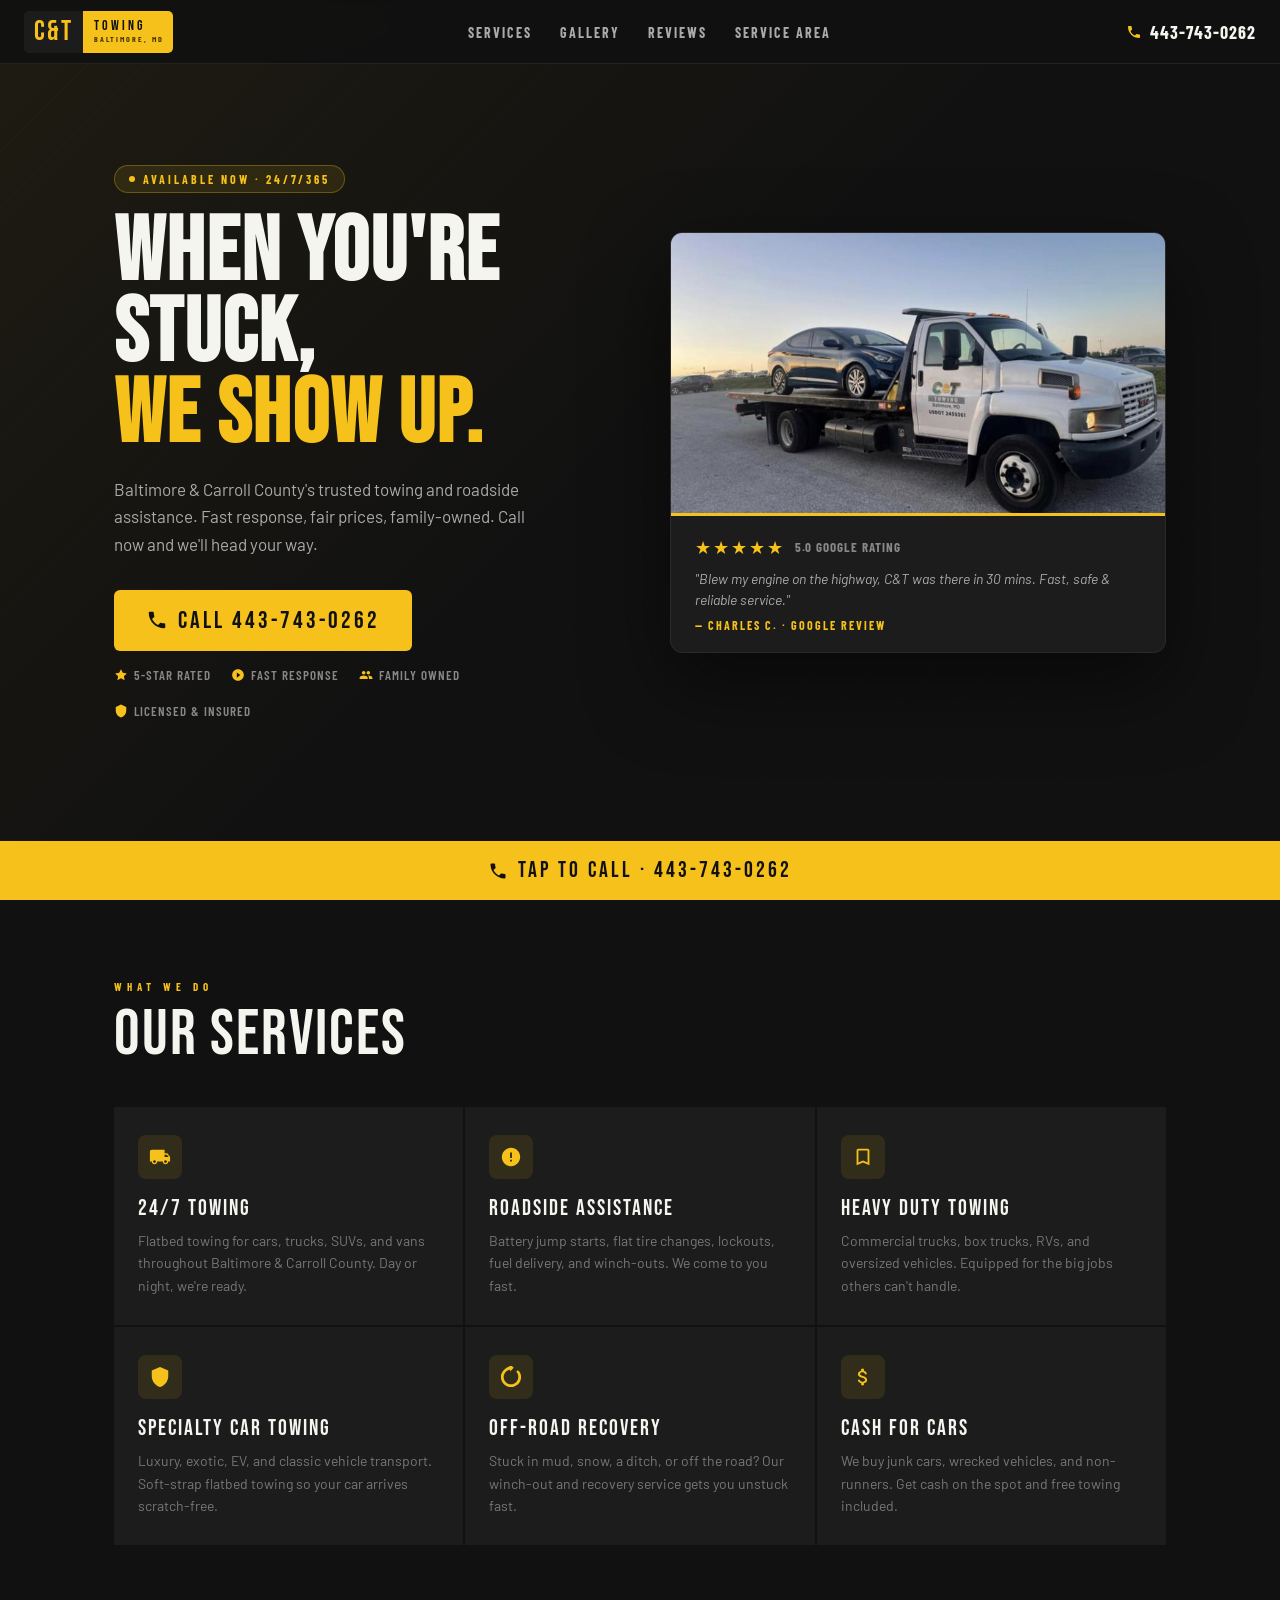
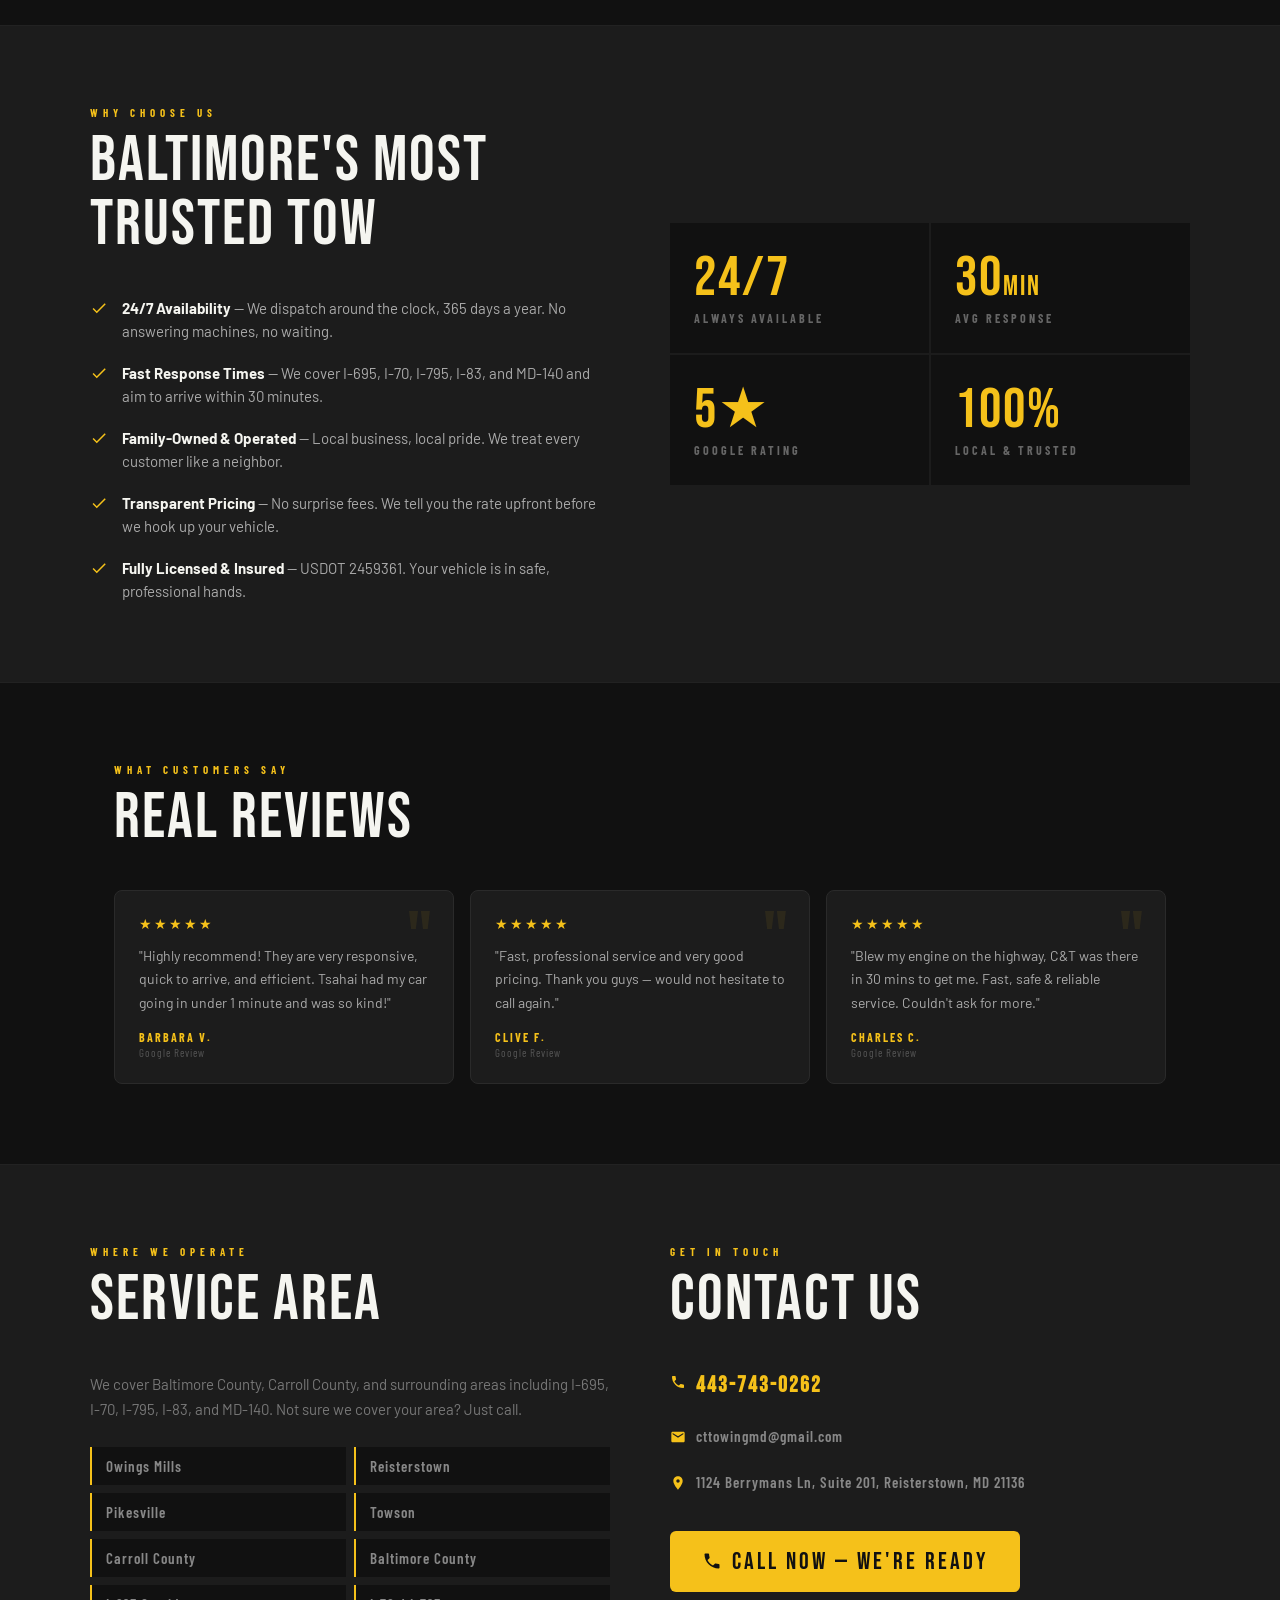
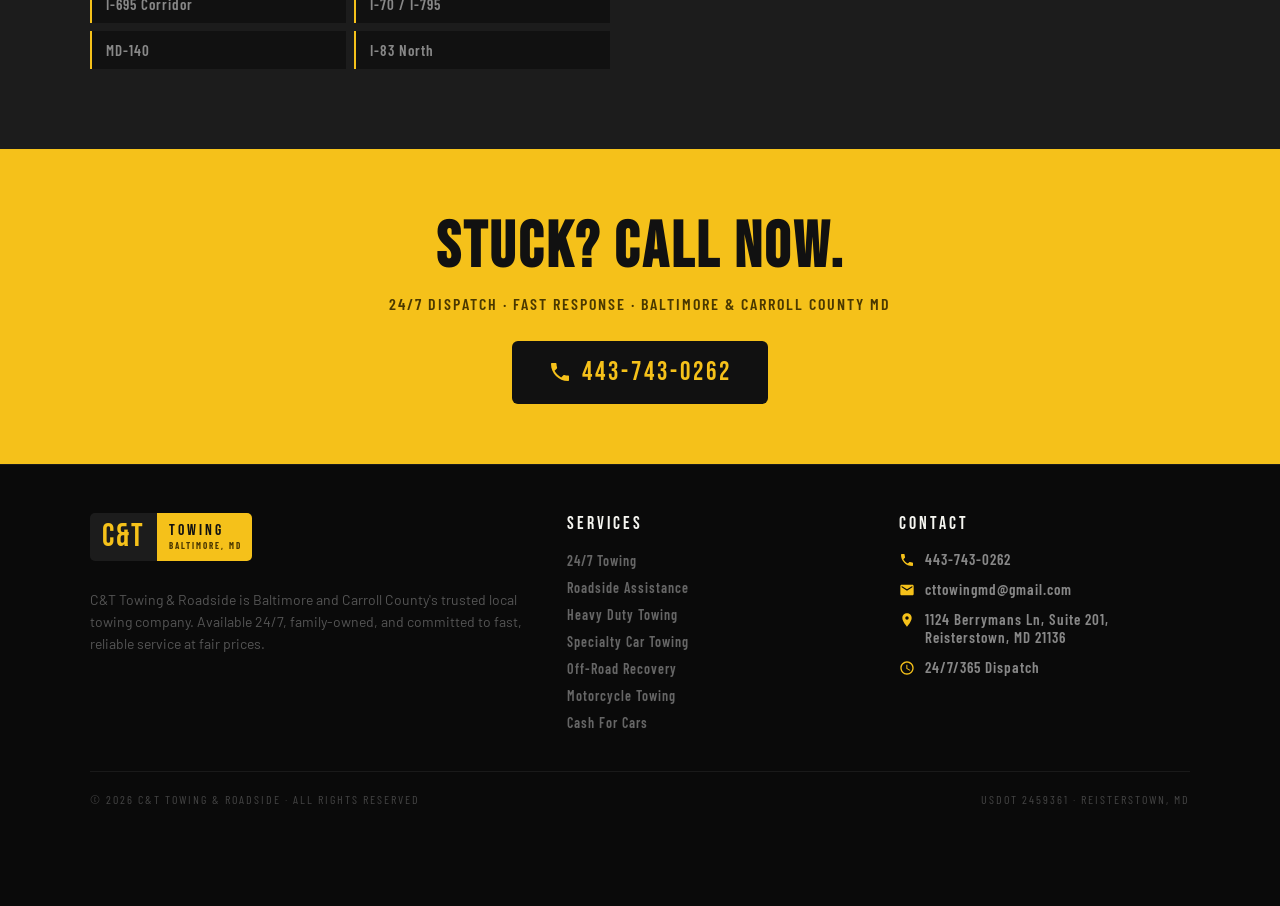
<file: ct-towing-website.html>
<!DOCTYPE html>
<html lang="en">
<head>
<meta charset="UTF-8">
<meta name="viewport" content="width=device-width, initial-scale=1.0">
<meta name="description" content="C&T Towing & Roadside – 24/7 towing and roadside assistance in Baltimore & Carroll County, MD. Call 443-743-0262 now.">
<title>C&T Towing & Roadside | 24/7 Towing Baltimore MD | 443-743-0262</title>
<link rel="preconnect" href="https://fonts.googleapis.com">
<link href="https://fonts.googleapis.com/css2?family=Bebas+Neue&family=Barlow+Condensed:wght@400;600;700;900&family=Barlow:wght@400;500&display=swap" rel="stylesheet">
<style>
  :root {
    --yellow: #f5c11a;
    --dark: #111111;
    --dark2: #1c1c1c;
    --dark3: #252525;
    --white: #f5f5f0;
    --gray: #888;
  }

  * { margin: 0; padding: 0; box-sizing: border-box; }
  html { scroll-behavior: smooth; }

  body {
    background: var(--dark);
    color: var(--white);
    font-family: 'Barlow', sans-serif;
    overflow-x: hidden;
  }

  /* ── STICKY CALL BAR ── */
  .call-bar {
    position: fixed;
    bottom: 0; left: 0; right: 0;
    z-index: 1000;
    background: var(--yellow);
  }
  .call-bar a {
    display: flex;
    align-items: center;
    justify-content: center;
    gap: 10px;
    width: 100%;
    padding: 16px 20px;
    text-decoration: none;
    color: var(--dark);
    font-family: 'Bebas Neue', sans-serif;
    font-size: 22px;
    letter-spacing: 3px;
  }
  .call-bar a:hover { background: #e0ae00; }

  /* ── NAV ── */
  nav {
    position: fixed;
    top: 0; left: 0; right: 0;
    z-index: 999;
    display: flex;
    align-items: center;
    justify-content: space-between;
    padding: 0 24px;
    height: 64px;
    background: rgba(17,17,17,0.96);
    backdrop-filter: blur(10px);
    border-bottom: 1px solid #222;
  }

  .nav-logo { display: inline-flex; align-items: stretch; border-radius: 5px; overflow: hidden; text-decoration: none; }
  .nav-logo .nl { background: var(--dark2); padding: 7px 10px; border-right: 2px solid var(--yellow); }
  .nav-logo .nl span { font-family: 'Bebas Neue', sans-serif; font-size: 28px; color: var(--yellow); letter-spacing: 2px; line-height: 1; }
  .nav-logo .nr { background: var(--yellow); padding: 7px 9px; display: flex; flex-direction: column; justify-content: center; }
  .nav-logo .nr .w { font-family: 'Bebas Neue', sans-serif; font-size: 14px; color: var(--dark); letter-spacing: 3px; line-height: 1; }
  .nav-logo .nr .c { font-family: 'Barlow Condensed', sans-serif; font-size: 8px; font-weight: 700; color: #4a3800; letter-spacing: 2px; text-transform: uppercase; margin-top: 1px; }

  .nav-phone { display: flex; align-items: center; gap: 8px; text-decoration: none; color: var(--white); font-family: 'Barlow Condensed', sans-serif; font-size: 18px; font-weight: 700; letter-spacing: 1px; }
  .nav-phone:hover { color: var(--yellow); }

  .nav-links { display: flex; gap: 28px; list-style: none; }
  .nav-links a { text-decoration: none; color: #aaa; font-family: 'Barlow Condensed', sans-serif; font-size: 14px; font-weight: 700; letter-spacing: 2px; text-transform: uppercase; transition: color 0.2s; }
  .nav-links a:hover { color: var(--yellow); }
  @media (max-width: 700px) { .nav-links { display: none; } }

  /* ── HERO ── */
  .hero {
    min-height: 100vh;
    padding: 64px 0 80px;
    display: flex;
    align-items: center;
    position: relative;
    overflow: hidden;
  }

  .hero-bg {
    position: absolute; inset: 0;
    background: linear-gradient(135deg, rgba(245,193,26,0.06) 0%, transparent 50%),
      repeating-linear-gradient(-45deg, transparent, transparent 40px, rgba(245,193,26,0.015) 40px, rgba(245,193,26,0.015) 41px);
  }

  .hero-inner {
    position: relative; z-index: 2;
    max-width: 1100px; margin: 0 auto; padding: 0 24px;
    display: grid; grid-template-columns: 1fr 1fr; gap: 60px; align-items: center;
  }
  @media (max-width: 768px) { .hero-inner { grid-template-columns: 1fr; gap: 40px; } }

  .hero-badge {
    display: inline-flex; align-items: center; gap: 8px;
    background: rgba(245,193,26,0.1); border: 1px solid rgba(245,193,26,0.3);
    border-radius: 100px; padding: 6px 14px; margin-bottom: 20px;
  }
  .hero-badge span { font-family: 'Barlow Condensed', sans-serif; font-size: 12px; font-weight: 700; letter-spacing: 3px; text-transform: uppercase; color: var(--yellow); }
  .hero-badge .dot { width: 6px; height: 6px; border-radius: 50%; background: var(--yellow); animation: pulse 2s infinite; }
  @keyframes pulse { 0%,100% { opacity:1; transform:scale(1); } 50% { opacity:0.5; transform:scale(0.8); } }

  .hero h1 { font-family: 'Bebas Neue', sans-serif; font-size: clamp(56px, 8vw, 90px); line-height: 0.9; letter-spacing: 2px; margin-bottom: 20px; }
  .hero h1 em { font-style: normal; color: var(--yellow); display: block; }

  .hero-sub { font-size: 17px; color: #aaa; line-height: 1.6; margin-bottom: 32px; max-width: 440px; }

  .btn-primary {
    display: inline-flex; align-items: center; justify-content: center; gap: 10px;
    background: var(--yellow); color: var(--dark); text-decoration: none;
    font-family: 'Bebas Neue', sans-serif; font-size: 24px; letter-spacing: 3px;
    padding: 16px 32px; border-radius: 6px; transition: background 0.2s, transform 0.15s;
  }
  .btn-primary:hover { background: #e0ae00; transform: translateY(-2px); }

  .hero-trust { display: flex; gap: 20px; flex-wrap: wrap; margin-top: 16px; }
  .trust-item { display: flex; align-items: center; gap: 6px; font-family: 'Barlow Condensed', sans-serif; font-size: 13px; font-weight: 600; letter-spacing: 1px; color: #888; text-transform: uppercase; }
  .trust-item svg { width: 14px; height: 14px; fill: var(--yellow); flex-shrink: 0; }

  /* Hero photo card */
  .hero-card { background: var(--dark2); border-radius: 12px; overflow: hidden; border: 1px solid #2a2a2a; box-shadow: 0 30px 80px rgba(0,0,0,0.5); }
  .hero-photo { width: 100%; height: 280px; object-fit: cover; display: block; }
  .hero-card-body { padding: 20px 24px; border-top: 3px solid var(--yellow); }
  .rating-row { display: flex; align-items: center; gap: 10px; margin-bottom: 10px; }
  .stars { color: var(--yellow); font-size: 18px; letter-spacing: 2px; }
  .rating-text { font-family: 'Barlow Condensed', sans-serif; font-size: 13px; font-weight: 700; letter-spacing: 1px; color: #888; text-transform: uppercase; }
  .review-quote { font-size: 14px; color: #aaa; line-height: 1.5; font-style: italic; }
  .review-name { font-family: 'Barlow Condensed', sans-serif; font-size: 12px; font-weight: 700; letter-spacing: 2px; color: var(--yellow); text-transform: uppercase; margin-top: 8px; }

  /* ── SERVICES ── */
  .services { padding: 80px 24px; max-width: 1100px; margin: 0 auto; }
  .section-tag { font-family: 'Barlow Condensed', sans-serif; font-size: 11px; font-weight: 700; letter-spacing: 5px; text-transform: uppercase; color: var(--yellow); margin-bottom: 10px; }
  .section-title { font-family: 'Bebas Neue', sans-serif; font-size: clamp(40px, 6vw, 64px); letter-spacing: 2px; line-height: 1; color: var(--white); margin-bottom: 40px; }

  .services-grid { display: grid; grid-template-columns: repeat(3, 1fr); gap: 2px; }
  @media (max-width: 768px) { .services-grid { grid-template-columns: 1fr 1fr; } }
  @media (max-width: 480px) { .services-grid { grid-template-columns: 1fr; } }

  .service-card { background: var(--dark2); padding: 28px 24px; transition: background 0.2s; position: relative; overflow: hidden; }
  .service-card::before { content: ''; position: absolute; top: 0; left: 0; width: 3px; height: 100%; background: var(--yellow); transform: scaleY(0); transition: transform 0.25s; transform-origin: bottom; }
  .service-card:hover::before { transform: scaleY(1); }
  .service-card:hover { background: #222; }
  .service-icon { width: 44px; height: 44px; background: rgba(245,193,26,0.1); border-radius: 8px; display: flex; align-items: center; justify-content: center; margin-bottom: 16px; }
  .service-icon svg { width: 22px; height: 22px; fill: var(--yellow); }
  .service-name { font-family: 'Bebas Neue', sans-serif; font-size: 22px; letter-spacing: 2px; color: var(--white); margin-bottom: 8px; }
  .service-desc { font-size: 14px; color: #777; line-height: 1.6; }

  /* ── WHY US ── */
  .why { background: var(--dark2); padding: 80px 24px; border-top: 1px solid #222; border-bottom: 1px solid #222; }
  .why-inner { max-width: 1100px; margin: 0 auto; display: grid; grid-template-columns: 1fr 1fr; gap: 60px; align-items: center; }
  @media (max-width: 768px) { .why-inner { grid-template-columns: 1fr; } }

  .why-stats { display: grid; grid-template-columns: 1fr 1fr; gap: 2px; }
  .stat-box { background: var(--dark); padding: 28px 24px; }
  .stat-num { font-family: 'Bebas Neue', sans-serif; font-size: 56px; color: var(--yellow); letter-spacing: 2px; line-height: 1; }
  .stat-label { font-family: 'Barlow Condensed', sans-serif; font-size: 12px; font-weight: 700; letter-spacing: 3px; text-transform: uppercase; color: #666; margin-top: 4px; }

  .why-list { list-style: none; display: flex; flex-direction: column; gap: 20px; margin-top: 32px; }
  .why-list li { display: flex; align-items: flex-start; gap: 14px; font-size: 15px; color: #aaa; line-height: 1.5; }
  .why-list li svg { width: 18px; height: 18px; fill: var(--yellow); flex-shrink: 0; margin-top: 2px; }

  /* ── REVIEWS ── */
  .reviews { padding: 80px 24px; max-width: 1100px; margin: 0 auto; }
  .reviews-grid { display: grid; grid-template-columns: repeat(3, 1fr); gap: 16px; margin-top: 40px; }
  @media (max-width: 768px) { .reviews-grid { grid-template-columns: 1fr; } }

  .review-card { background: var(--dark2); border-radius: 8px; padding: 24px; border: 1px solid #2a2a2a; position: relative; }
  .review-card::before { content: '"'; position: absolute; top: 12px; right: 20px; font-family: 'Bebas Neue', sans-serif; font-size: 80px; color: rgba(245,193,26,0.08); line-height: 1; }
  .review-stars { color: var(--yellow); font-size: 14px; margin-bottom: 12px; letter-spacing: 2px; }
  .review-text { font-size: 14px; color: #aaa; line-height: 1.65; margin-bottom: 16px; }
  .review-author { font-family: 'Barlow Condensed', sans-serif; font-size: 12px; font-weight: 700; letter-spacing: 2px; text-transform: uppercase; color: var(--yellow); }
  .review-source { font-family: 'Barlow Condensed', sans-serif; font-size: 11px; color: #555; letter-spacing: 1px; margin-top: 2px; }

  /* ── SERVICE AREA ── */
  .area { background: var(--dark2); padding: 80px 24px; border-top: 1px solid #222; }
  .area-inner { max-width: 1100px; margin: 0 auto; display: grid; grid-template-columns: 1fr 1fr; gap: 60px; align-items: start; }
  @media (max-width: 768px) { .area-inner { grid-template-columns: 1fr; } }

  .area-list { display: grid; grid-template-columns: 1fr 1fr; gap: 8px; margin-top: 24px; list-style: none; }
  .area-list li { font-family: 'Barlow Condensed', sans-serif; font-size: 15px; font-weight: 600; letter-spacing: 1px; color: #888; padding: 10px 14px; background: var(--dark); border-left: 2px solid var(--yellow); }

  /* ── CTA BAND ── */
  .cta-band { background: var(--yellow); padding: 60px 24px; text-align: center; }
  .cta-band h2 { font-family: 'Bebas Neue', sans-serif; font-size: clamp(36px, 6vw, 64px); color: var(--dark); letter-spacing: 3px; margin-bottom: 8px; }
  .cta-band p { font-family: 'Barlow Condensed', sans-serif; font-size: 16px; font-weight: 600; letter-spacing: 2px; color: #4a3800; text-transform: uppercase; margin-bottom: 28px; }
  .btn-dark { display: inline-flex; align-items: center; gap: 10px; background: var(--dark); color: var(--yellow); text-decoration: none; font-family: 'Bebas Neue', sans-serif; font-size: 26px; letter-spacing: 3px; padding: 16px 36px; border-radius: 6px; transition: background 0.2s, transform 0.15s; }
  .btn-dark:hover { background: #222; transform: translateY(-2px); }

  /* ── FOOTER ── */
  footer { background: #0a0a0a; padding: 48px 24px 100px; border-top: 1px solid #1a1a1a; }
  .footer-inner { max-width: 1100px; margin: 0 auto; display: grid; grid-template-columns: 1.5fr 1fr 1fr; gap: 40px; }
  @media (max-width: 768px) { .footer-inner { grid-template-columns: 1fr; } }

  .footer-logo { display: inline-flex; align-items: stretch; border-radius: 5px; overflow: hidden; margin-bottom: 16px; text-decoration: none; }
  .footer-logo .fl { background: var(--dark2); padding: 8px 12px; border-right: 2px solid var(--yellow); }
  .footer-logo .fl span { font-family: 'Bebas Neue', sans-serif; font-size: 32px; color: var(--yellow); letter-spacing: 2px; line-height: 1; }
  .footer-logo .fr { background: var(--yellow); padding: 8px 10px; display: flex; flex-direction: column; justify-content: center; }
  .footer-logo .fr .w { font-family: 'Bebas Neue', sans-serif; font-size: 16px; color: var(--dark); letter-spacing: 3px; line-height: 1; }
  .footer-logo .fr .c { font-family: 'Barlow Condensed', sans-serif; font-size: 9px; font-weight: 700; color: #4a3800; letter-spacing: 2px; text-transform: uppercase; margin-top: 1px; }
  .footer-desc { font-size: 14px; color: #555; line-height: 1.6; margin-top: 12px; }
  .footer-heading { font-family: 'Bebas Neue', sans-serif; font-size: 18px; letter-spacing: 3px; color: var(--white); margin-bottom: 16px; }
  .footer-links { list-style: none; display: flex; flex-direction: column; gap: 8px; }
  .footer-links a { font-family: 'Barlow Condensed', sans-serif; font-size: 14px; font-weight: 600; letter-spacing: 1px; color: #666; text-decoration: none; transition: color 0.2s; }
  .footer-links a:hover { color: var(--yellow); }
  .footer-contact-item { display: flex; align-items: flex-start; gap: 10px; margin-bottom: 12px; }
  .footer-contact-item svg { width: 16px; height: 16px; fill: var(--yellow); flex-shrink: 0; margin-top: 2px; }
  .footer-contact-item a, .footer-contact-item span { font-family: 'Barlow Condensed', sans-serif; font-size: 15px; font-weight: 600; color: #888; text-decoration: none; letter-spacing: 1px; }
  .footer-contact-item a:hover { color: var(--yellow); }
  .footer-bottom { max-width: 1100px; margin: 40px auto 0; padding-top: 20px; border-top: 1px solid #1a1a1a; display: flex; justify-content: space-between; align-items: center; flex-wrap: wrap; gap: 10px; }
  .footer-bottom span { font-family: 'Barlow Condensed', sans-serif; font-size: 12px; letter-spacing: 2px; color: #444; text-transform: uppercase; }

  .fade-up { opacity: 0; transform: translateY(30px); transition: opacity 0.6s ease, transform 0.6s ease; }
  .fade-up.visible { opacity: 1; transform: translateY(0); }
</style>
</head>
<body>

<!-- NAV -->
<nav>
  <a href="#" class="nav-logo">
    <div class="nl"><span>C&T</span></div>
    <div class="nr"><div class="w">TOWING</div><div class="c">Baltimore, MD</div></div>
  </a>
  <ul class="nav-links">
    <li><a href="#services">Services</a></li>
    <li><a href="#gallery">Gallery</a></li>
    <li><a href="#reviews">Reviews</a></li>
    <li><a href="#area">Service Area</a></li>
  </ul>
  <a href="tel:+14437430262" class="nav-phone">
    <svg style="width:16px;height:16px;fill:var(--yellow)" viewBox="0 0 24 24"><path d="M6.6 10.8c1.4 2.8 3.8 5.1 6.6 6.6l2.2-2.2c.3-.3.7-.4 1-.2 1.1.4 2.3.6 3.6.6.6 0 1 .4 1 1V20c0 .6-.4 1-1 1-9.4 0-17-7.6-17-17 0-.6.4-1 1-1h3.5c.6 0 1 .4 1 1 0 1.3.2 2.5.6 3.6.1.3 0 .7-.2 1L6.6 10.8z"/></svg>
    443-743-0262
  </a>
</nav>

<!-- HERO -->
<section class="hero" id="home">
  <div class="hero-bg"></div>
  <div class="hero-inner">
    <div>
      <div class="hero-badge"><div class="dot"></div><span>Available Now · 24/7/365</span></div>
      <h1>WHEN YOU'RE STUCK, <em>WE SHOW UP.</em></h1>
      <p class="hero-sub">Baltimore & Carroll County's trusted towing and roadside assistance. Fast response, fair prices, family-owned. Call now and we'll head your way.</p>
      <a href="tel:+14437430262" class="btn-primary">
        <svg style="width:22px;height:22px;fill:#111" viewBox="0 0 24 24"><path d="M6.6 10.8c1.4 2.8 3.8 5.1 6.6 6.6l2.2-2.2c.3-.3.7-.4 1-.2 1.1.4 2.3.6 3.6.6.6 0 1 .4 1 1V20c0 .6-.4 1-1 1-9.4 0-17-7.6-17-17 0-.6.4-1 1-1h3.5c.6 0 1 .4 1 1 0 1.3.2 2.5.6 3.6.1.3 0 .7-.2 1L6.6 10.8z"/></svg>
        CALL 443-743-0262
      </a>
      <div class="hero-trust">
        <div class="trust-item"><svg viewBox="0 0 24 24"><path d="M12 2l3.09 6.26L22 9.27l-5 4.87 1.18 6.88L12 17.77l-6.18 3.25L7 14.14 2 9.27l6.91-1.01L12 2z"/></svg>5-Star Rated</div>
        <div class="trust-item"><svg viewBox="0 0 24 24"><path d="M12 2C6.48 2 2 6.48 2 12s4.48 10 10 10 10-4.48 10-10S17.52 2 12 2zm-2 14.5v-9l6 4.5-6 4.5z"/></svg>Fast Response</div>
        <div class="trust-item"><svg viewBox="0 0 24 24"><path d="M16 11c1.66 0 2.99-1.34 2.99-3S17.66 5 16 5c-1.66 0-3 1.34-3 3s1.34 3 3 3zm-8 0c1.66 0 2.99-1.34 2.99-3S9.66 5 8 5C6.34 5 5 6.34 5 8s1.34 3 3 3zm0 2c-2.33 0-7 1.17-7 3.5V19h14v-2.5c0-2.33-4.67-3.5-7-3.5zm8 0c-.29 0-.62.02-.97.05 1.16.84 1.97 1.97 1.97 3.45V19h6v-2.5c0-2.33-4.67-3.5-7-3.5z"/></svg>Family Owned</div>
        <div class="trust-item"><svg viewBox="0 0 24 24"><path d="M12 1L3 5v6c0 5.55 3.84 10.74 9 12 5.16-1.26 9-6.45 9-12V5l-9-4z"/></svg>Licensed & Insured</div>
      </div>
    </div>
    <div>
      <div class="hero-card">
        <img class="hero-photo" src="[data-uri]" alt="C&T Towing flatbed truck">
        <div class="hero-card-body">
          <div class="rating-row">
            <div class="stars">★★★★★</div>
            <div class="rating-text">5.0 Google Rating</div>
          </div>
          <div class="review-quote">"Blew my engine on the highway, C&T was there in 30 mins. Fast, safe & reliable service."</div>
          <div class="review-name">— Charles C. · Google Review</div>
        </div>
      </div>
    </div>
  </div>
</section>

<!-- SERVICES -->
<section class="services" id="services">
  <div class="section-tag">What We Do</div>
  <div class="section-title">OUR SERVICES</div>
  <div class="services-grid">
    <div class="service-card fade-up">
      <div class="service-icon"><svg viewBox="0 0 24 24"><path d="M20 8h-3V4H3c-1.1 0-2 .9-2 2v11h2c0 1.66 1.34 3 3 3s3-1.34 3-3h6c0 1.66 1.34 3 3 3s3-1.34 3-3h2v-5l-3-4zM6 18.5c-.83 0-1.5-.67-1.5-1.5s.67-1.5 1.5-1.5 1.5.67 1.5 1.5-.67 1.5-1.5 1.5zm13.5-9l1.96 2.5H17V9.5h2.5zm-1.5 9c-.83 0-1.5-.67-1.5-1.5s.67-1.5 1.5-1.5 1.5.67 1.5 1.5-.67 1.5-1.5 1.5z"/></svg></div>
      <div class="service-name">24/7 TOWING</div>
      <div class="service-desc">Flatbed towing for cars, trucks, SUVs, and vans throughout Baltimore & Carroll County. Day or night, we're ready.</div>
    </div>
    <div class="service-card fade-up">
      <div class="service-icon"><svg viewBox="0 0 24 24"><path d="M12 2C6.48 2 2 6.48 2 12s4.48 10 10 10 10-4.48 10-10S17.52 2 12 2zm1 15h-2v-2h2v2zm0-4h-2V7h2v6z"/></svg></div>
      <div class="service-name">ROADSIDE ASSISTANCE</div>
      <div class="service-desc">Battery jump starts, flat tire changes, lockouts, fuel delivery, and winch-outs. We come to you fast.</div>
    </div>
    <div class="service-card fade-up">
      <div class="service-icon"><svg viewBox="0 0 24 24"><path d="M17 3H7c-1.1 0-2 .9-2 2v16l7-3 7 3V5c0-1.1-.9-2-2-2zm0 15l-5-2.18L7 18V5h10v13z"/></svg></div>
      <div class="service-name">HEAVY DUTY TOWING</div>
      <div class="service-desc">Commercial trucks, box trucks, RVs, and oversized vehicles. Equipped for the big jobs others can't handle.</div>
    </div>
    <div class="service-card fade-up">
      <div class="service-icon"><svg viewBox="0 0 24 24"><path d="M12 1L3 5v6c0 5.55 3.84 10.74 9 12 5.16-1.26 9-6.45 9-12V5l-9-4z"/></svg></div>
      <div class="service-name">SPECIALTY CAR TOWING</div>
      <div class="service-desc">Luxury, exotic, EV, and classic vehicle transport. Soft-strap flatbed towing so your car arrives scratch-free.</div>
    </div>
    <div class="service-card fade-up">
      <div class="service-icon"><svg viewBox="0 0 24 24"><path d="M19.07 4.93l-1.41 1.41C19.1 7.79 20 9.79 20 12c0 4.42-3.58 8-8 8s-8-3.58-8-8c0-4.08 3.05-7.44 7-7.93V6l4-4-4-4v2.07C5.05 2.56 1 6.92 1 12c0 6.08 4.93 11 11 11s11-4.92 11-11c0-3.03-1.23-5.77-3.23-7.07z"/></svg></div>
      <div class="service-name">OFF-ROAD RECOVERY</div>
      <div class="service-desc">Stuck in mud, snow, a ditch, or off the road? Our winch-out and recovery service gets you unstuck fast.</div>
    </div>
    <div class="service-card fade-up">
      <div class="service-icon"><svg viewBox="0 0 24 24"><path d="M11.8 10.9c-2.27-.59-3-1.2-3-2.15 0-1.09 1.01-1.85 2.7-1.85 1.78 0 2.44.85 2.5 2.1h2.21c-.07-1.72-1.12-3.3-3.21-3.81V3h-3v2.16c-1.94.42-3.5 1.68-3.5 3.61 0 2.31 1.91 3.46 4.7 4.13 2.5.6 3 1.48 3 2.41 0 .69-.49 1.79-2.7 1.79-2.06 0-2.87-.92-2.98-2.1h-2.2c.12 2.19 1.76 3.42 3.68 3.83V21h3v-2.15c1.95-.37 3.5-1.5 3.5-3.55 0-2.84-2.43-3.81-4.7-4.4z"/></svg></div>
      <div class="service-name">CASH FOR CARS</div>
      <div class="service-desc">We buy junk cars, wrecked vehicles, and non-runners. Get cash on the spot and free towing included.</div>
    </div>
  </div>
</section>

<!-- WHY US -->
<section class="why">
  <div class="why-inner">
    <div>
      <div class="section-tag">Why Choose Us</div>
      <div class="section-title">BALTIMORE'S MOST TRUSTED TOW</div>
      <ul class="why-list">
        <li><svg viewBox="0 0 24 24"><path d="M9 16.17L4.83 12l-1.42 1.41L9 19 21 7l-1.41-1.41z"/></svg><span><strong style="color:var(--white)">24/7 Availability</strong> — We dispatch around the clock, 365 days a year. No answering machines, no waiting.</span></li>
        <li><svg viewBox="0 0 24 24"><path d="M9 16.17L4.83 12l-1.42 1.41L9 19 21 7l-1.41-1.41z"/></svg><span><strong style="color:var(--white)">Fast Response Times</strong> — We cover I-695, I-70, I-795, I-83, and MD-140 and aim to arrive within 30 minutes.</span></li>
        <li><svg viewBox="0 0 24 24"><path d="M9 16.17L4.83 12l-1.42 1.41L9 19 21 7l-1.41-1.41z"/></svg><span><strong style="color:var(--white)">Family-Owned & Operated</strong> — Local business, local pride. We treat every customer like a neighbor.</span></li>
        <li><svg viewBox="0 0 24 24"><path d="M9 16.17L4.83 12l-1.42 1.41L9 19 21 7l-1.41-1.41z"/></svg><span><strong style="color:var(--white)">Transparent Pricing</strong> — No surprise fees. We tell you the rate upfront before we hook up your vehicle.</span></li>
        <li><svg viewBox="0 0 24 24"><path d="M9 16.17L4.83 12l-1.42 1.41L9 19 21 7l-1.41-1.41z"/></svg><span><strong style="color:var(--white)">Fully Licensed & Insured</strong> — USDOT 2459361. Your vehicle is in safe, professional hands.</span></li>
      </ul>
    </div>
    <div class="why-stats">
      <div class="stat-box"><div class="stat-num">24/7</div><div class="stat-label">Always Available</div></div>
      <div class="stat-box"><div class="stat-num">30<span style="font-size:28px">min</span></div><div class="stat-label">Avg Response</div></div>
      <div class="stat-box"><div class="stat-num">5★</div><div class="stat-label">Google Rating</div></div>
      <div class="stat-box"><div class="stat-num">100%</div><div class="stat-label">Local & Trusted</div></div>
    </div>
  </div>
</section>

<!-- REVIEWS -->
<section class="reviews" id="reviews">
  <div class="section-tag">What Customers Say</div>
  <div class="section-title">REAL REVIEWS</div>
  <div class="reviews-grid">
    <div class="review-card fade-up">
      <div class="review-stars">★★★★★</div>
      <div class="review-text">"Highly recommend! They are very responsive, quick to arrive, and efficient. Tsahai had my car going in under 1 minute and was so kind!"</div>
      <div class="review-author">Barbara V.</div><div class="review-source">Google Review</div>
    </div>
    <div class="review-card fade-up">
      <div class="review-stars">★★★★★</div>
      <div class="review-text">"Fast, professional service and very good pricing. Thank you guys — would not hesitate to call again."</div>
      <div class="review-author">Clive F.</div><div class="review-source">Google Review</div>
    </div>
    <div class="review-card fade-up">
      <div class="review-stars">★★★★★</div>
      <div class="review-text">"Blew my engine on the highway, C&T was there in 30 mins to get me. Fast, safe & reliable service. Couldn't ask for more."</div>
      <div class="review-author">Charles C.</div><div class="review-source">Google Review</div>
    </div>
  </div>
</section>

<!-- SERVICE AREA -->
<section class="area" id="area">
  <div class="area-inner">
    <div>
      <div class="section-tag">Where We Operate</div>
      <div class="section-title">SERVICE AREA</div>
      <p style="color:#777; font-size:15px; line-height:1.7; margin-top:16px;">We cover Baltimore County, Carroll County, and surrounding areas including I-695, I-70, I-795, I-83, and MD-140. Not sure we cover your area? Just call.</p>
      <ul class="area-list">
        <li>Owings Mills</li><li>Reisterstown</li><li>Pikesville</li><li>Towson</li>
        <li>Carroll County</li><li>Baltimore County</li><li>I-695 Corridor</li><li>I-70 / I-795</li>
        <li>MD-140</li><li>I-83 North</li>
      </ul>
    </div>
    <div id="contact">
      <div class="section-tag">Get In Touch</div>
      <div class="section-title">CONTACT US</div>
      <div style="margin-top:28px; display:flex; flex-direction:column; gap:16px;">
        <div class="footer-contact-item">
          <svg viewBox="0 0 24 24"><path d="M6.6 10.8c1.4 2.8 3.8 5.1 6.6 6.6l2.2-2.2c.3-.3.7-.4 1-.2 1.1.4 2.3.6 3.6.6.6 0 1 .4 1 1V20c0 .6-.4 1-1 1-9.4 0-17-7.6-17-17 0-.6.4-1 1-1h3.5c.6 0 1 .4 1 1 0 1.3.2 2.5.6 3.6.1.3 0 .7-.2 1L6.6 10.8z"/></svg>
          <a href="tel:+14437430262" style="font-size:22px; color:var(--yellow); font-family:'Bebas Neue',sans-serif; letter-spacing:2px;">443-743-0262</a>
        </div>
        <div class="footer-contact-item">
          <svg viewBox="0 0 24 24"><path d="M20 4H4c-1.1 0-2 .9-2 2v12c0 1.1.9 2 2 2h16c1.1 0 2-.9 2-2V6c0-1.1-.9-2-2-2zm0 4l-8 5-8-5V6l8 5 8-5v2z"/></svg>
          <a href="mailto:cttowingmd@gmail.com">cttowingmd@gmail.com</a>
        </div>
        <div class="footer-contact-item">
          <svg viewBox="0 0 24 24"><path d="M12 2C8.13 2 5 5.13 5 9c0 5.25 7 13 7 13s7-7.75 7-13c0-3.87-3.13-7-7-7zm0 9.5c-1.38 0-2.5-1.12-2.5-2.5s1.12-2.5 2.5-2.5 2.5 1.12 2.5 2.5-1.12 2.5-2.5 2.5z"/></svg>
          <span>1124 Berrymans Ln, Suite 201, Reisterstown, MD 21136</span>
        </div>
      </div>
      <a href="tel:+14437430262" class="btn-primary" style="margin-top:28px; display:inline-flex;">
        <svg style="width:20px;height:20px;fill:#111" viewBox="0 0 24 24"><path d="M6.6 10.8c1.4 2.8 3.8 5.1 6.6 6.6l2.2-2.2c.3-.3.7-.4 1-.2 1.1.4 2.3.6 3.6.6.6 0 1 .4 1 1V20c0 .6-.4 1-1 1-9.4 0-17-7.6-17-17 0-.6.4-1 1-1h3.5c.6 0 1 .4 1 1 0 1.3.2 2.5.6 3.6.1.3 0 .7-.2 1L6.6 10.8z"/></svg>
        CALL NOW — WE'RE READY
      </a>
    </div>
  </div>
</section>

<!-- CTA BAND -->
<section class="cta-band">
  <h2>STUCK? CALL NOW.</h2>
  <p>24/7 Dispatch · Fast Response · Baltimore & Carroll County MD</p>
  <a href="tel:+14437430262" class="btn-dark">
    <svg style="width:24px;height:24px;fill:var(--yellow)" viewBox="0 0 24 24"><path d="M6.6 10.8c1.4 2.8 3.8 5.1 6.6 6.6l2.2-2.2c.3-.3.7-.4 1-.2 1.1.4 2.3.6 3.6.6.6 0 1 .4 1 1V20c0 .6-.4 1-1 1-9.4 0-17-7.6-17-17 0-.6.4-1 1-1h3.5c.6 0 1 .4 1 1 0 1.3.2 2.5.6 3.6.1.3 0 .7-.2 1L6.6 10.8z"/></svg>
    443-743-0262
  </a>
</section>

<!-- FOOTER -->
<footer>
  <div class="footer-inner">
    <div>
      <a href="#" class="footer-logo">
        <div class="fl"><span>C&T</span></div>
        <div class="fr"><div class="w">TOWING</div><div class="c">Baltimore, MD</div></div>
      </a>
      <p class="footer-desc">C&T Towing & Roadside is Baltimore and Carroll County's trusted local towing company. Available 24/7, family-owned, and committed to fast, reliable service at fair prices.</p>
    </div>
    <div>
      <div class="footer-heading">SERVICES</div>
      <ul class="footer-links">
        <li><a href="#">24/7 Towing</a></li>
        <li><a href="#">Roadside Assistance</a></li>
        <li><a href="#">Heavy Duty Towing</a></li>
        <li><a href="#">Specialty Car Towing</a></li>
        <li><a href="#">Off-Road Recovery</a></li>
        <li><a href="#">Motorcycle Towing</a></li>
        <li><a href="#">Cash For Cars</a></li>
      </ul>
    </div>
    <div>
      <div class="footer-heading">CONTACT</div>
      <div class="footer-contact-item"><svg viewBox="0 0 24 24"><path d="M6.6 10.8c1.4 2.8 3.8 5.1 6.6 6.6l2.2-2.2c.3-.3.7-.4 1-.2 1.1.4 2.3.6 3.6.6.6 0 1 .4 1 1V20c0 .6-.4 1-1 1-9.4 0-17-7.6-17-17 0-.6.4-1 1-1h3.5c.6 0 1 .4 1 1 0 1.3.2 2.5.6 3.6.1.3 0 .7-.2 1L6.6 10.8z"/></svg><a href="tel:+14437430262">443-743-0262</a></div>
      <div class="footer-contact-item"><svg viewBox="0 0 24 24"><path d="M20 4H4c-1.1 0-2 .9-2 2v12c0 1.1.9 2 2 2h16c1.1 0 2-.9 2-2V6c0-1.1-.9-2-2-2zm0 4l-8 5-8-5V6l8 5 8-5v2z"/></svg><a href="mailto:cttowingmd@gmail.com">cttowingmd@gmail.com</a></div>
      <div class="footer-contact-item"><svg viewBox="0 0 24 24"><path d="M12 2C8.13 2 5 5.13 5 9c0 5.25 7 13 7 13s7-7.75 7-13c0-3.87-3.13-7-7-7zm0 9.5c-1.38 0-2.5-1.12-2.5-2.5s1.12-2.5 2.5-2.5 2.5 1.12 2.5 2.5-1.12 2.5-2.5 2.5z"/></svg><span>1124 Berrymans Ln, Suite 201, Reisterstown, MD 21136</span></div>
      <div class="footer-contact-item"><svg viewBox="0 0 24 24"><path d="M12 2C6.48 2 2 6.48 2 12s4.48 10 10 10 10-4.48 10-10S17.52 2 12 2zm0 18c-4.41 0-8-3.59-8-8s3.59-8 8-8 8 3.59 8 8-3.59 8-8 8zm.5-13H11v6l5.25 3.15.75-1.23-4.5-2.67V7z"/></svg><span>24/7/365 Dispatch</span></div>
    </div>
  </div>
  <div class="footer-bottom">
    <span>© 2026 C&T Towing & Roadside · All Rights Reserved</span>
    <span>USDOT 2459361 · Reisterstown, MD</span>
  </div>
</footer>

<!-- STICKY CALL BAR -->
<div class="call-bar">
  <a href="tel:+14437430262">
    <svg style="width:20px;height:20px;fill:#111" viewBox="0 0 24 24"><path d="M6.6 10.8c1.4 2.8 3.8 5.1 6.6 6.6l2.2-2.2c.3-.3.7-.4 1-.2 1.1.4 2.3.6 3.6.6.6 0 1 .4 1 1V20c0 .6-.4 1-1 1-9.4 0-17-7.6-17-17 0-.6.4-1 1-1h3.5c.6 0 1 .4 1 1 0 1.3.2 2.5.6 3.6.1.3 0 .7-.2 1L6.6 10.8z"/></svg>
    TAP TO CALL · 443-743-0262
  </a>
</div>

<script>
  const observer = new IntersectionObserver((entries) => {
    entries.forEach(e => { if (e.isIntersecting) e.target.classList.add('visible'); });
  }, { threshold: 0.1 });
  document.querySelectorAll('.fade-up').forEach(el => observer.observe(el));
</script>
</body>
</html>
</file>
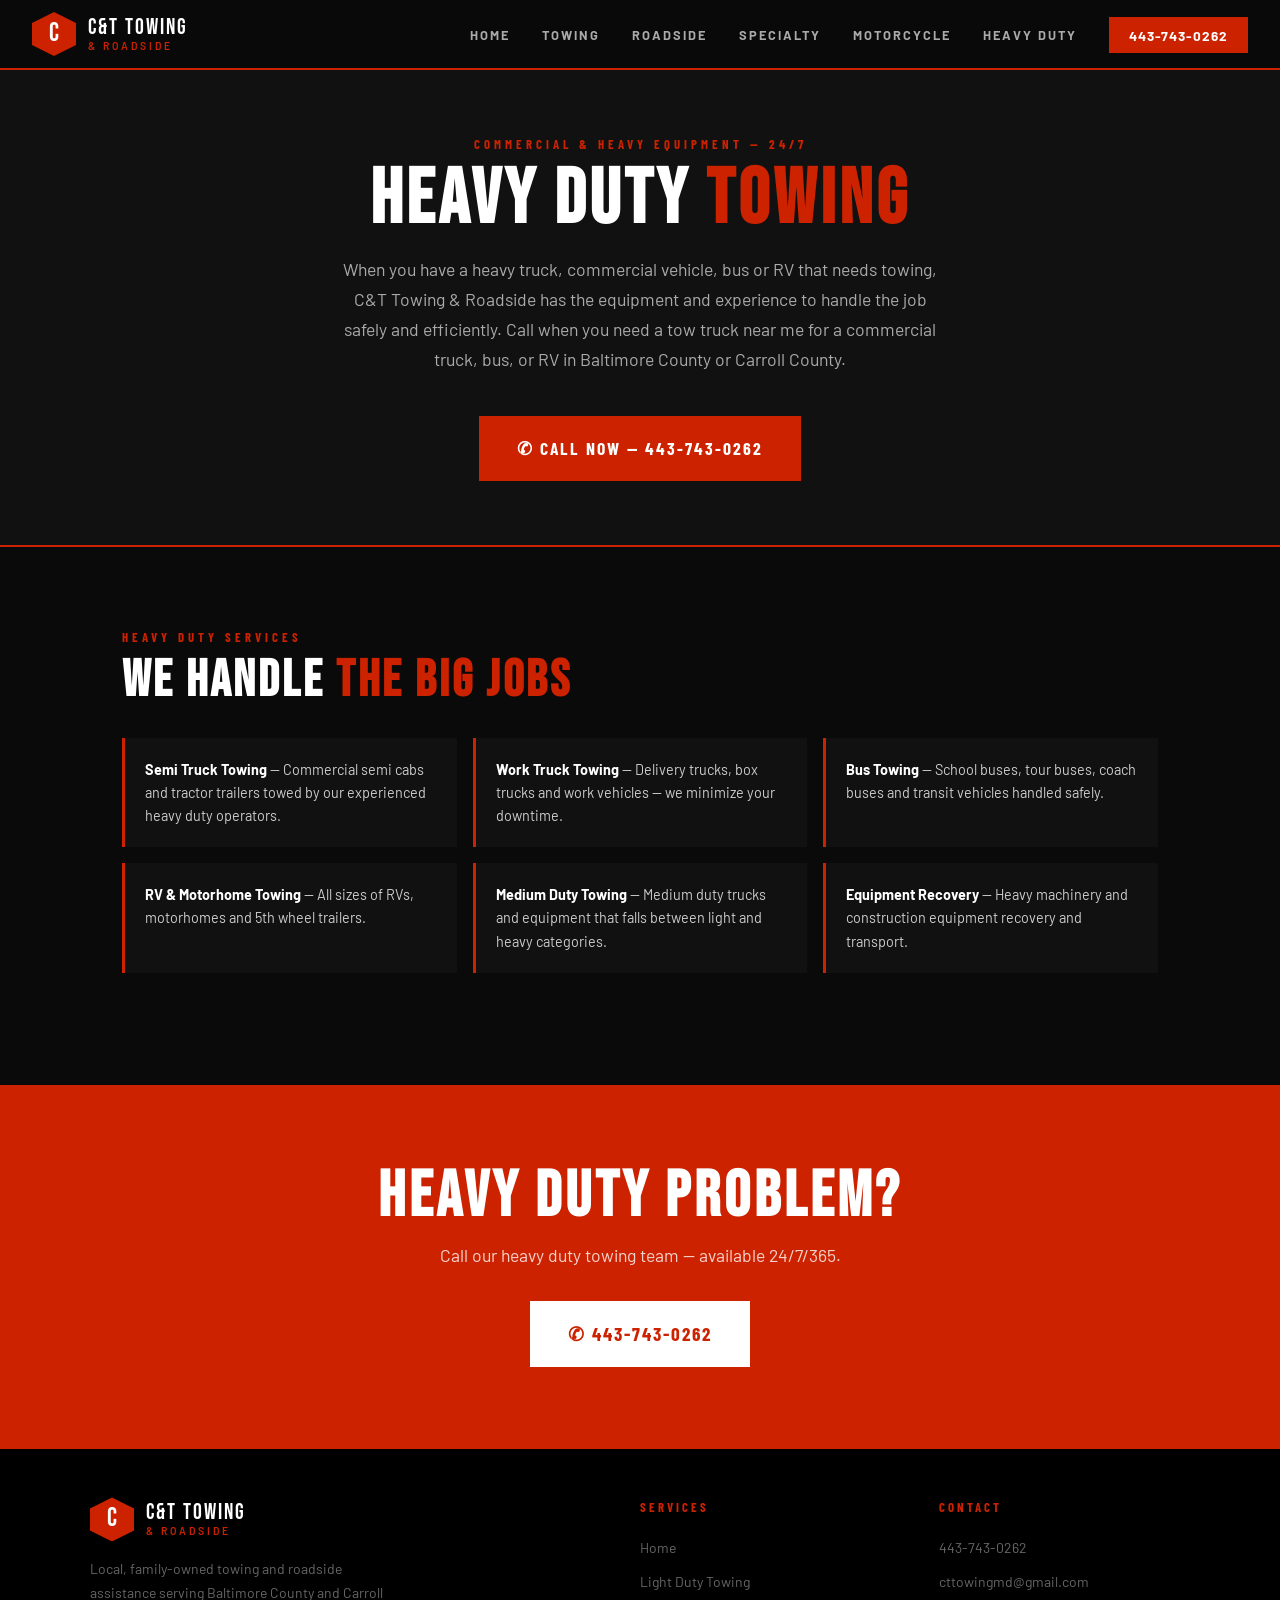
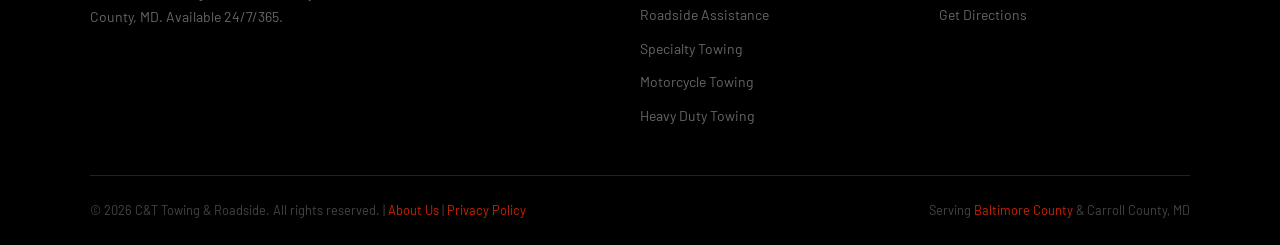
<file: heavy-duty-towing.html>
<!DOCTYPE html>
<html lang="en">
<head>
<meta charset="UTF-8">
<meta name="viewport" content="width=device-width, initial-scale=1.0">
<meta name="description" content="24/7 heavy duty towing for commercial trucks, buses, RVs & heavy equipment in Baltimore County MD. Call C&T Towing: 443-743-0262.">
<meta property="og:title" content="Heavy Duty Towing | C&T Towing & Roadside — Baltimore County MD" />
<meta property="og:description" content="24/7 heavy duty towing for commercial trucks, buses, RVs & heavy equipment in Baltimore County MD. Call C&T Towing: 443-743-0262." />
<meta property="og:type" content="website" />
<meta property="og:url" content="https://cttowingmd.com/heavy-duty-towing.html" />
<meta property="og:site_name" content="C&T Towing & Roadside" />
<link rel="canonical" href="https://cttowingmd.com/heavy-duty-towing.html" />
<meta name="keywords" content="heavy duty towing near me, commercial truck towing Baltimore, semi towing Maryland, RV towing Baltimore County, bus towing Maryland">
<title>Heavy Duty Towing | C&T Towing & Roadside — Baltimore County MD</title>
<link rel="preconnect" href="https://fonts.googleapis.com">
<link rel="preconnect" href="https://fonts.gstatic.com" crossorigin>
<link rel="dns-prefetch" href="https://www.googletagmanager.com">
<link rel="preconnect" href="https://www.googletagmanager.com">
<link rel="stylesheet" href="https://fonts.googleapis.com/css2?family=Bebas+Neue&family=Barlow:wght@400;600;700&family=Barlow+Condensed:wght@700&display=swap">
<link rel="stylesheet" href="style.css">
<!-- Google tag (gtag.js) -->
<script async src="https://www.googletagmanager.com/gtag/js?id=AW-18107258551"></script>
<script>
  window.dataLayer = window.dataLayer || [];
  function gtag(){dataLayer.push(arguments);}
  gtag("js", new Date());
  gtag("config", "AW-18107258551");
</script>
  <script>
  gtag('config', 'AW-18107258551/nmvxCJfHis0cELetm7pD', {
    'phone_conversion_number': '443-743-0262'
  });
  </script>
<script type="application/ld+json">
{
  "@context": "https://schema.org",
  "@type": "LocalBusiness",
  "name": "C&T Towing & Roadside",
  "telephone": "443-743-0262",
  "address": {
    "@type": "PostalAddress",
    "streetAddress": "1121 Berrymans Ln",
    "addressLocality": "Reisterstown",
    "addressRegion": "MD",
    "postalCode": "21136"
  },
  "url": "https://cttowingmd.com",
  "openingHours": "Mo-Su 00:00-23:59",
  "areaServed": "Reisterstown, Owings Mills, Pikesville, MD"
}
</script>
</head>
<body>

<nav>
  <a href="/" class="nav-logo-link" aria-label="C&T Towing home">
  <div class="nav-logo">
    <div class="nav-logo-icon">C</div>
    <div class="nav-logo-text">
      <span class="nav-logo-name">C&T TOWING</span>
      <span class="nav-logo-sub">& Roadside</span>
    </div>
  </div>
  </a>
  <ul class="nav-links">
    <li><a href="/">Home</a></li>
    <li><a href="towing-near-me.html">Towing</a></li>
    <li><a href="roadside-assistance.html">Roadside</a></li>
    <li><a href="specialty-vehicle-towing.html">Specialty</a></li>
    <li><a href="motorcycle-towing.html">Motorcycle</a></li>
    <li><a href="heavy-duty-towing.html">Heavy Duty</a></li>
    <li><a href="contact.html" class="nav-cta">443-743-0262</a></li>
  </ul>
</nav>

<div class="page-hero">
  <div class="section-label">Commercial & Heavy Equipment — 24/7</div>
  <h1>HEAVY DUTY <span>TOWING</span></h1>
  <p>When you have a heavy truck, commercial vehicle, bus or RV that needs towing, C&T Towing & Roadside has the equipment and experience to handle the job safely and efficiently. Call when you need a tow truck near me for a commercial truck, bus, or RV in Baltimore County or Carroll County.</p>
  <br>
  <a href="tel:+14437430262" onclick="gtag('event', 'conversion', {'send_to': 'AW-18107258551/lhk4CMn9qMQcELetm7pD'});" class="btn-primary" style="margin-top:1rem;">&#9990; Call Now — 443-743-0262</a>
</div>

<section class="section">
  <div class="section-label">Heavy Duty Services</div>
  <h2>WE HANDLE <span>THE BIG JOBS</span></h2>
  <ul class="features-list">
    <li><span><strong style="color:#fff;">Semi Truck Towing</strong> — Commercial semi cabs and tractor trailers towed by our experienced heavy duty operators.</span></li>
    <li><span><strong style="color:#fff;">Work Truck Towing</strong> — Delivery trucks, box trucks and work vehicles — we minimize your downtime.</span></li>
    <li><span><strong style="color:#fff;">Bus Towing</strong> — School buses, tour buses, coach buses and transit vehicles handled safely.</span></li>
    <li><span><strong style="color:#fff;">RV & Motorhome Towing</strong> — All sizes of RVs, motorhomes and 5th wheel trailers.</span></li>
    <li><span><strong style="color:#fff;">Medium Duty Towing</strong> — Medium duty trucks and equipment that falls between light and heavy categories.</span></li>
    <li><span><strong style="color:#fff;">Equipment Recovery</strong> — Heavy machinery and construction equipment recovery and transport.</span></li>
  </ul>
</section>

<div class="cta-banner">
  <h2>HEAVY DUTY PROBLEM?</h2>
  <p>Call our heavy duty towing team — available 24/7/365.</p>
  <a href="tel:+14437430262" onclick="gtag('event', 'conversion', {'send_to': 'AW-18107258551/lhk4CMn9qMQcELetm7pD'});" class="btn-white">&#9990; 443-743-0262</a>
</div>

<footer>
  <div class="footer-inner">
    <div class="footer-top">
      <div class="footer-brand">
        <a href="/" class="nav-logo-link" aria-label="C&T Towing home">
        <div class="nav-logo">
          <div class="nav-logo-icon">C</div>
          <div class="nav-logo-text">
            <span class="nav-logo-name">C&T TOWING</span>
            <span class="nav-logo-sub">& Roadside</span>
          </div>
        </div>
        </a>
        <p>Local, family-owned towing and roadside assistance serving Baltimore County and Carroll County, MD. Available 24/7/365.</p>
      </div>
      <div class="footer-col">
        <h3>Services</h3>
        <ul>
          <li><a href="/">Home</a></li>
          <li><a href="towing-near-me.html">Light Duty Towing</a></li>
          <li><a href="roadside-assistance.html">Roadside Assistance</a></li>
          <li><a href="specialty-vehicle-towing.html">Specialty Towing</a></li>
          <li><a href="motorcycle-towing.html">Motorcycle Towing</a></li>
          <li><a href="heavy-duty-towing.html">Heavy Duty Towing</a></li>
        </ul>
      </div>
      <div class="footer-col">
        <h3>Contact</h3>
        <ul>
          <li><a href="tel:+14437430262" onclick="gtag('event', 'conversion', {'send_to': 'AW-18107258551/lhk4CMn9qMQcELetm7pD'});">443-743-0262</a></li>
          <li><a href="mailto:cttowingmd@gmail.com">cttowingmd@gmail.com</a></li>
          <li><a href="contact.html">Get Directions</a></li>
        </ul>
      </div>
    </div>
    <div class="footer-bottom">
      <p>&copy; 2026 C&T Towing & Roadside. All rights reserved. | <a href="about.html">About Us</a> | <a href="privacy-policy.html">Privacy Policy</a></p>
      <p>Serving <a href="towing-near-me.html">Baltimore County</a> & Carroll County, MD</p>
    </div>
  </div>
</footer>

</body>
</html>
</file>
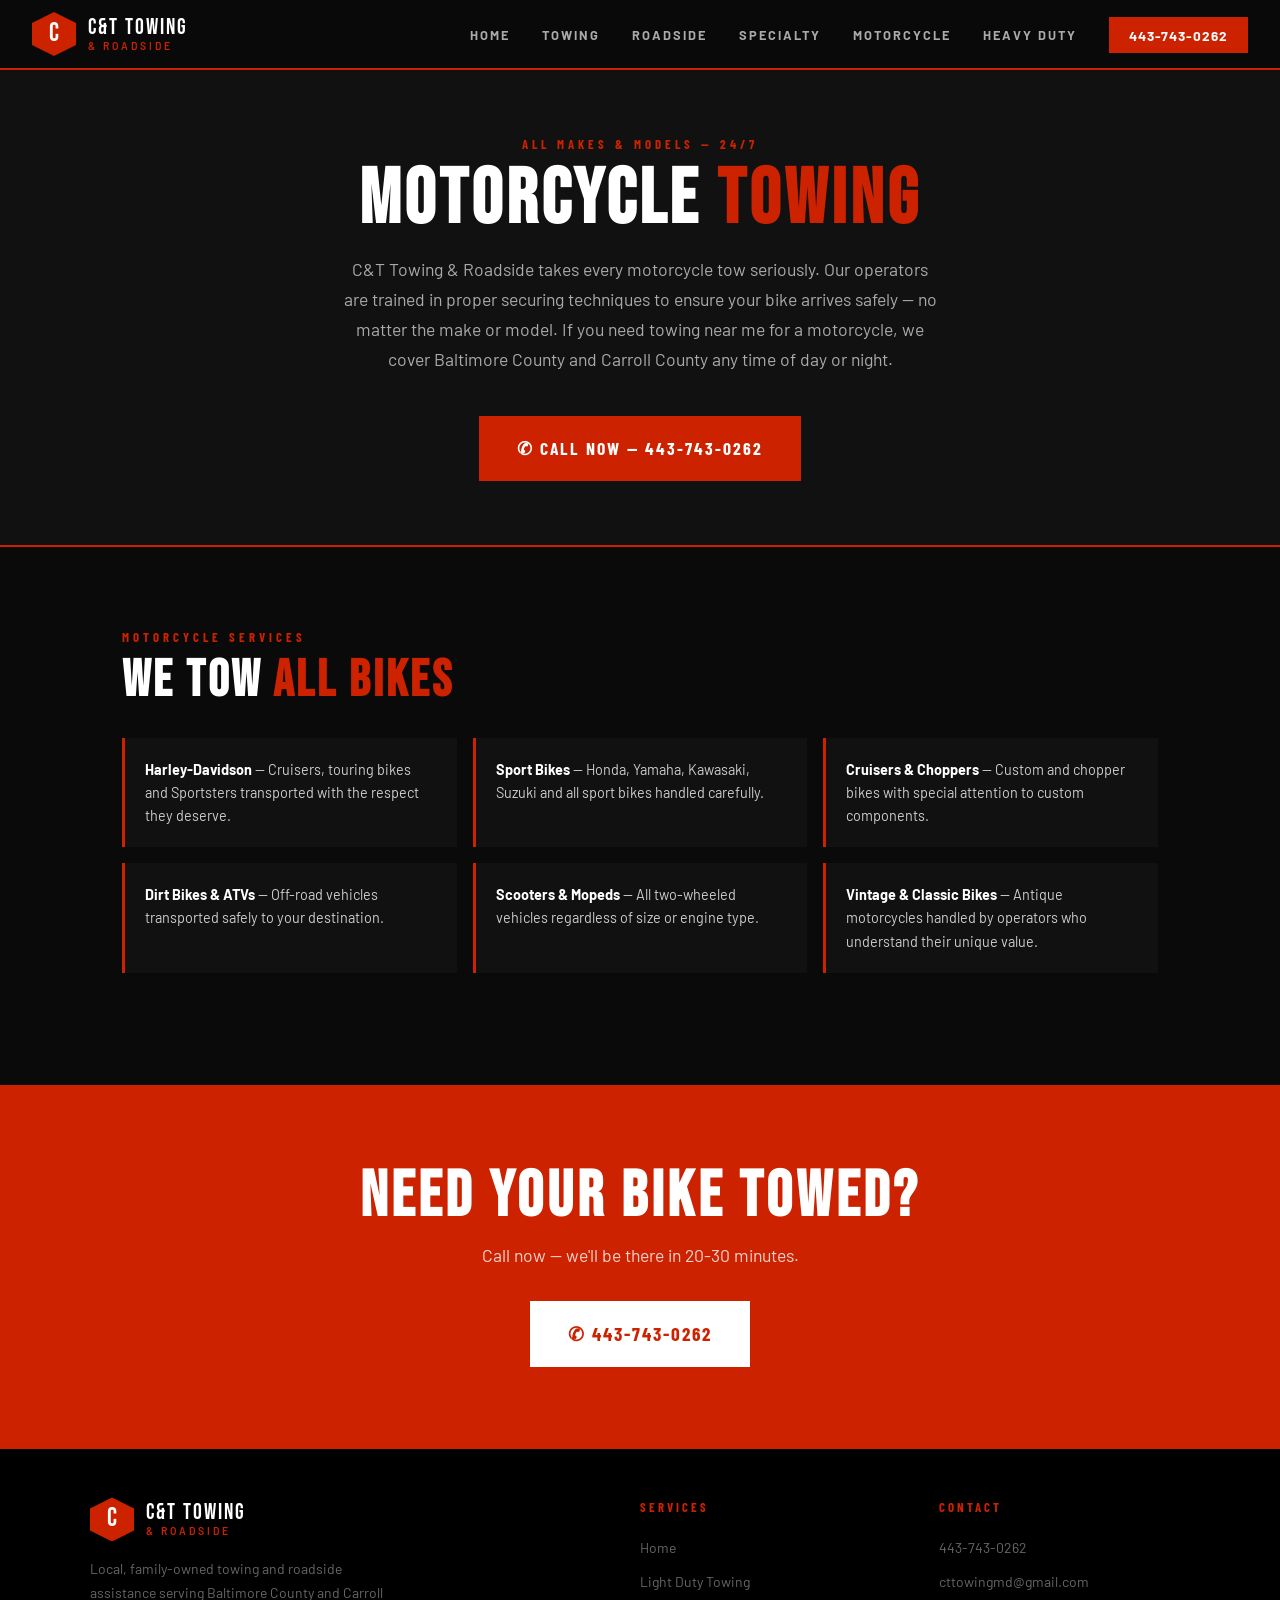
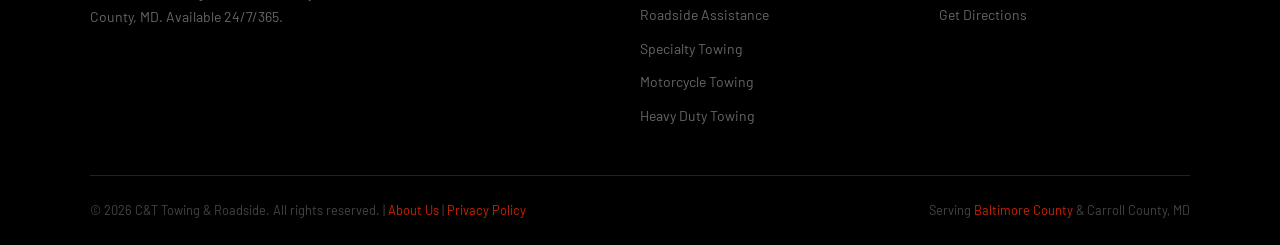
<file: motorcycle-towing.html>
<!DOCTYPE html>
<html lang="en">
<head>
<meta charset="UTF-8">
<meta name="viewport" content="width=device-width, initial-scale=1.0">
<meta name="description" content="C&T Towing & Roadside provides expert motorcycle towing in Baltimore County & Carroll County MD. We tow all makes and models safely. Call 443-743-0262.">
<meta property="og:title" content="Motorcycle Towing Near Me | C&T Towing & Roadside — Baltimore County MD" />
<meta property="og:description" content="C&T Towing & Roadside provides expert motorcycle towing in Baltimore County & Carroll County MD. We tow all makes and models safely. Call 443-743-0262." />
<meta property="og:type" content="website" />
<meta property="og:url" content="https://cttowingmd.com/motorcycle-towing.html" />
<meta property="og:site_name" content="C&T Towing & Roadside" />
<link rel="canonical" href="https://cttowingmd.com/motorcycle-towing.html" />
<meta name="keywords" content="motorcycle towing near me, bike towing Baltimore, motorcycle transport Maryland, Harley Davidson towing, motorcycle breakdown">
<title>Motorcycle Towing Near Me | C&T Towing & Roadside — Baltimore County MD</title>
<link rel="preconnect" href="https://fonts.googleapis.com">
<link rel="preconnect" href="https://fonts.gstatic.com" crossorigin>
<link rel="dns-prefetch" href="https://www.googletagmanager.com">
<link rel="preconnect" href="https://www.googletagmanager.com">
<link rel="stylesheet" href="https://fonts.googleapis.com/css2?family=Bebas+Neue&family=Barlow:wght@400;600;700&family=Barlow+Condensed:wght@700&display=swap">
<link rel="stylesheet" href="style.css">
<!-- Google tag (gtag.js) -->
<script async src="https://www.googletagmanager.com/gtag/js?id=AW-18107258551"></script>
<script>
  window.dataLayer = window.dataLayer || [];
  function gtag(){dataLayer.push(arguments);}
  gtag("js", new Date());
  gtag("config", "AW-18107258551");
</script>
  <script>
  gtag('config', 'AW-18107258551/nmvxCJfHis0cELetm7pD', {
    'phone_conversion_number': '443-743-0262'
  });
  </script>
<script type="application/ld+json">
{
  "@context": "https://schema.org",
  "@type": "LocalBusiness",
  "name": "C&T Towing & Roadside",
  "telephone": "443-743-0262",
  "address": {
    "@type": "PostalAddress",
    "streetAddress": "1121 Berrymans Ln",
    "addressLocality": "Reisterstown",
    "addressRegion": "MD",
    "postalCode": "21136"
  },
  "url": "https://cttowingmd.com",
  "openingHours": "Mo-Su 00:00-23:59",
  "areaServed": "Reisterstown, Owings Mills, Pikesville, MD"
}
</script>
</head>
<body>

<nav>
  <a href="/" class="nav-logo-link" aria-label="C&T Towing home">
  <div class="nav-logo">
    <div class="nav-logo-icon">C</div>
    <div class="nav-logo-text">
      <span class="nav-logo-name">C&T TOWING</span>
      <span class="nav-logo-sub">& Roadside</span>
    </div>
  </div>
  </a>
  <ul class="nav-links">
    <li><a href="/">Home</a></li>
    <li><a href="towing-near-me.html">Towing</a></li>
    <li><a href="roadside-assistance.html">Roadside</a></li>
    <li><a href="specialty-vehicle-towing.html">Specialty</a></li>
    <li><a href="motorcycle-towing.html">Motorcycle</a></li>
    <li><a href="heavy-duty-towing.html">Heavy Duty</a></li>
    <li><a href="contact.html" class="nav-cta">443-743-0262</a></li>
  </ul>
</nav>

<div class="page-hero">
  <div class="section-label">All Makes & Models — 24/7</div>
  <h1>MOTORCYCLE <span>TOWING</span></h1>
  <p>C&T Towing & Roadside takes every motorcycle tow seriously. Our operators are trained in proper securing techniques to ensure your bike arrives safely — no matter the make or model. If you need towing near me for a motorcycle, we cover Baltimore County and Carroll County any time of day or night.</p>
  <br>
  <a href="tel:+14437430262" onclick="gtag('event', 'conversion', {'send_to': 'AW-18107258551/lhk4CMn9qMQcELetm7pD'});" class="btn-primary" style="margin-top:1rem;">&#9990; Call Now — 443-743-0262</a>
</div>

<section class="section">
  <div class="section-label">Motorcycle Services</div>
  <h2>WE TOW <span>ALL BIKES</span></h2>
  <ul class="features-list">
    <li><span><strong style="color:#fff;">Harley-Davidson</strong> — Cruisers, touring bikes and Sportsters transported with the respect they deserve.</span></li>
    <li><span><strong style="color:#fff;">Sport Bikes</strong> — Honda, Yamaha, Kawasaki, Suzuki and all sport bikes handled carefully.</span></li>
    <li><span><strong style="color:#fff;">Cruisers & Choppers</strong> — Custom and chopper bikes with special attention to custom components.</span></li>
    <li><span><strong style="color:#fff;">Dirt Bikes & ATVs</strong> — Off-road vehicles transported safely to your destination.</span></li>
    <li><span><strong style="color:#fff;">Scooters & Mopeds</strong> — All two-wheeled vehicles regardless of size or engine type.</span></li>
    <li><span><strong style="color:#fff;">Vintage & Classic Bikes</strong> — Antique motorcycles handled by operators who understand their unique value.</span></li>
  </ul>
</section>

<div class="cta-banner">
  <h2>NEED YOUR BIKE TOWED?</h2>
  <p>Call now — we'll be there in 20-30 minutes.</p>
  <a href="tel:+14437430262" onclick="gtag('event', 'conversion', {'send_to': 'AW-18107258551/lhk4CMn9qMQcELetm7pD'});" class="btn-white">&#9990; 443-743-0262</a>
</div>

<footer>
  <div class="footer-inner">
    <div class="footer-top">
      <div class="footer-brand">
        <a href="/" class="nav-logo-link" aria-label="C&T Towing home">
        <div class="nav-logo">
          <div class="nav-logo-icon">C</div>
          <div class="nav-logo-text">
            <span class="nav-logo-name">C&T TOWING</span>
            <span class="nav-logo-sub">& Roadside</span>
          </div>
        </div>
        </a>
        <p>Local, family-owned towing and roadside assistance serving Baltimore County and Carroll County, MD. Available 24/7/365.</p>
      </div>
      <div class="footer-col">
        <h3>Services</h3>
        <ul>
          <li><a href="/">Home</a></li>
          <li><a href="towing-near-me.html">Light Duty Towing</a></li>
          <li><a href="roadside-assistance.html">Roadside Assistance</a></li>
          <li><a href="specialty-vehicle-towing.html">Specialty Towing</a></li>
          <li><a href="motorcycle-towing.html">Motorcycle Towing</a></li>
          <li><a href="heavy-duty-towing.html">Heavy Duty Towing</a></li>
        </ul>
      </div>
      <div class="footer-col">
        <h3>Contact</h3>
        <ul>
          <li><a href="tel:+14437430262" onclick="gtag('event', 'conversion', {'send_to': 'AW-18107258551/lhk4CMn9qMQcELetm7pD'});">443-743-0262</a></li>
          <li><a href="mailto:cttowingmd@gmail.com">cttowingmd@gmail.com</a></li>
          <li><a href="contact.html">Get Directions</a></li>
        </ul>
      </div>
    </div>
    <div class="footer-bottom">
      <p>&copy; 2026 C&T Towing & Roadside. All rights reserved. | <a href="about.html">About Us</a> | <a href="privacy-policy.html">Privacy Policy</a></p>
      <p>Serving <a href="towing-near-me.html">Baltimore County</a> & Carroll County, MD</p>
    </div>
  </div>
</footer>

</body>
</html>
</file>
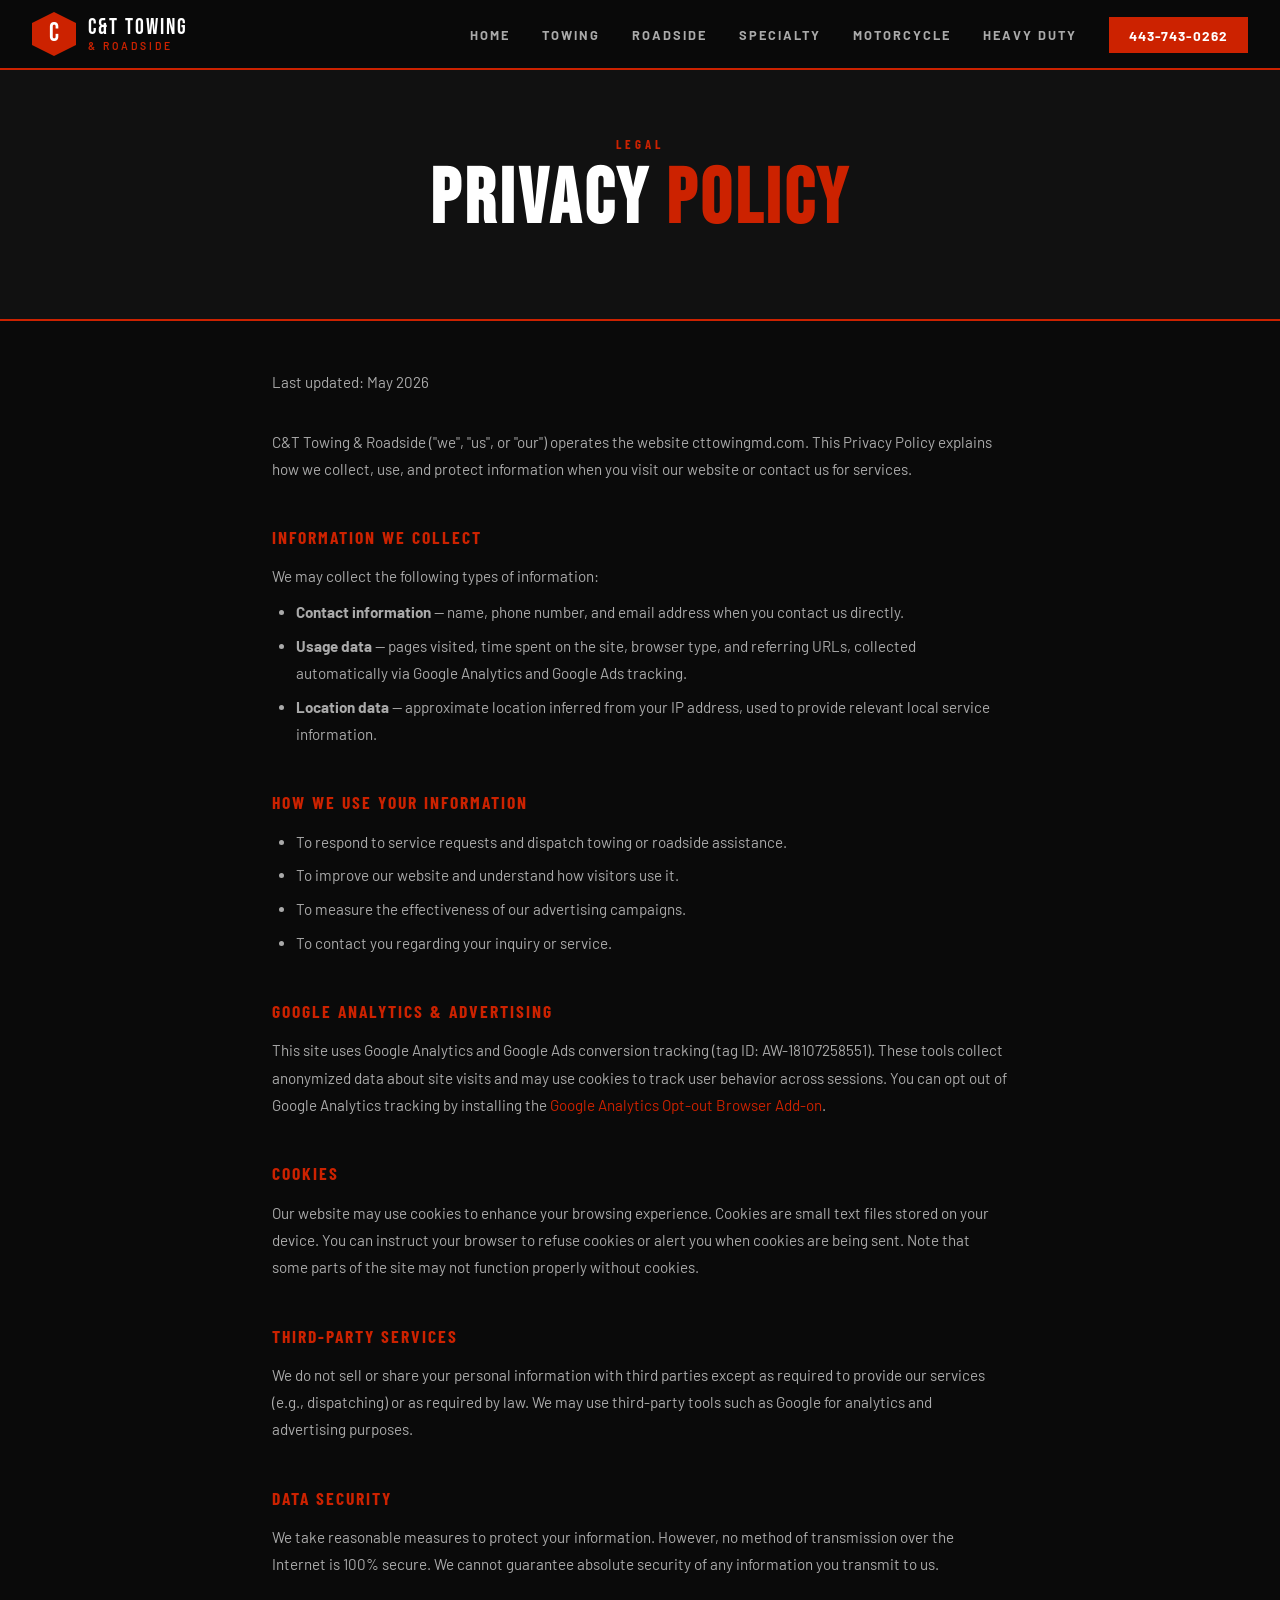
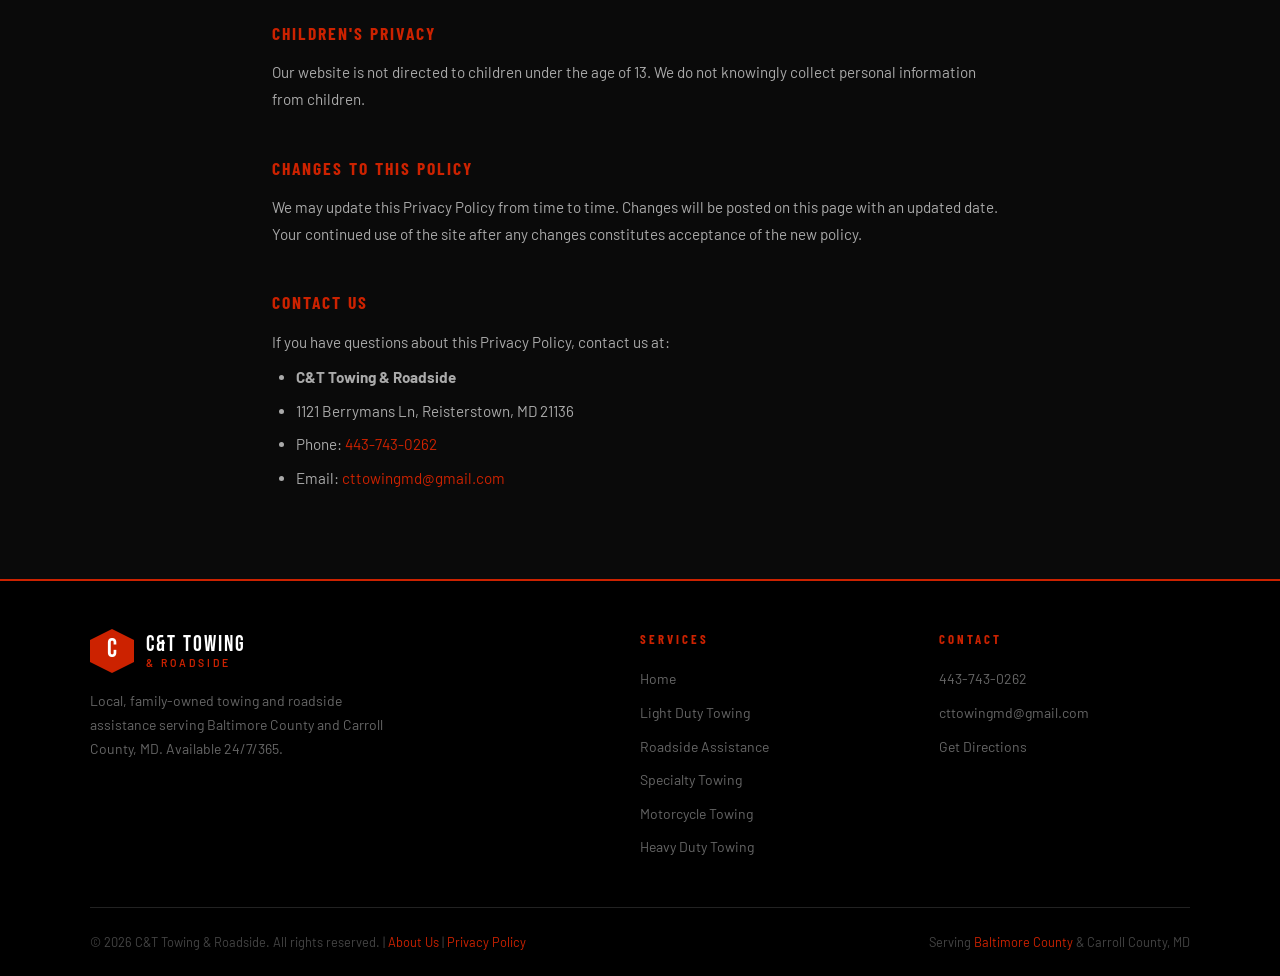
<file: privacy-policy.html>
<!DOCTYPE html>
<html lang="en">
<head>
<meta charset="UTF-8">
<meta name="viewport" content="width=device-width, initial-scale=1.0">
<meta name="description" content="Privacy Policy for C&T Towing & Roadside. Learn how we collect and use information on cttowingmd.com.">
<meta property="og:title" content="Privacy Policy | C&T Towing & Roadside" />
<meta property="og:description" content="Privacy Policy for C&T Towing & Roadside. Learn how we collect and use information on cttowingmd.com." />
<meta property="og:type" content="website" />
<meta property="og:url" content="https://cttowingmd.com/privacy-policy.html" />
<meta property="og:site_name" content="C&T Towing & Roadside" />
<title>Privacy Policy | C&T Towing & Roadside</title>
<link rel="canonical" href="https://cttowingmd.com/privacy-policy.html">
<link rel="preconnect" href="https://fonts.googleapis.com">
<link rel="preconnect" href="https://fonts.gstatic.com" crossorigin>
<link rel="dns-prefetch" href="https://www.googletagmanager.com">
<link rel="preconnect" href="https://www.googletagmanager.com">
<link rel="stylesheet" href="https://fonts.googleapis.com/css2?family=Bebas+Neue&family=Barlow:wght@400;600;700&family=Barlow+Condensed:wght@700&display=swap">
<link rel="stylesheet" href="style.css">
<!-- Google tag (gtag.js) -->
<script async src="https://www.googletagmanager.com/gtag/js?id=AW-18107258551"></script>
<script>
  window.dataLayer = window.dataLayer || [];
  function gtag(){dataLayer.push(arguments);}
  gtag("js", new Date());
  gtag("config", "AW-18107258551");
</script>
  <script>
  gtag('config', 'AW-18107258551/nmvxCJfHis0cELetm7pD', {
    'phone_conversion_number': '443-743-0262'
  });
  </script>
<style>
  .policy-content {
    max-width: 800px;
    margin: 0 auto;
    padding: 3rem 2rem 5rem;
  }
  .policy-content h2 {
    font-family: var(--font-condensed);
    font-size: 1.1rem;
    font-weight: 700;
    letter-spacing: 2px;
    text-transform: uppercase;
    color: var(--red);
    margin: 2.5rem 0 0.75rem;
  }
  .policy-content p, .policy-content li {
    color: #aaa;
    line-height: 1.8;
    font-size: 0.95rem;
  }
  .policy-content ul {
    margin-left: 1.5rem;
    margin-top: 0.5rem;
  }
  .policy-content li { margin-bottom: 0.4rem; }
  .policy-date {
    color: #555;
    font-size: 0.85rem;
    margin-bottom: 2rem;
  }
</style>
</head>
<body>

<nav>
  <a href="/" class="nav-logo-link" aria-label="C&T Towing home">
  <div class="nav-logo">
    <div class="nav-logo-icon">C</div>
    <div class="nav-logo-text">
      <span class="nav-logo-name">C&T TOWING</span>
      <span class="nav-logo-sub">& Roadside</span>
    </div>
  </div>
  </a>
  <ul class="nav-links">
    <li><a href="/">Home</a></li>
    <li><a href="towing-near-me.html">Towing</a></li>
    <li><a href="roadside-assistance.html">Roadside</a></li>
    <li><a href="specialty-vehicle-towing.html">Specialty</a></li>
    <li><a href="motorcycle-towing.html">Motorcycle</a></li>
    <li><a href="heavy-duty-towing.html">Heavy Duty</a></li>
    <li><a href="contact.html" class="nav-cta">443-743-0262</a></li>
  </ul>
</nav>

<div class="page-hero">
  <div class="section-label">Legal</div>
  <h1>PRIVACY <span>POLICY</span></h1>
</div>

<div class="policy-content">
  <p class="policy-date">Last updated: May 2026</p>

  <p>C&T Towing & Roadside ("we", "us", or "our") operates the website cttowingmd.com. This Privacy Policy explains how we collect, use, and protect information when you visit our website or contact us for services.</p>

  <h2>Information We Collect</h2>
  <p>We may collect the following types of information:</p>
  <ul>
    <li><strong>Contact information</strong> — name, phone number, and email address when you contact us directly.</li>
    <li><strong>Usage data</strong> — pages visited, time spent on the site, browser type, and referring URLs, collected automatically via Google Analytics and Google Ads tracking.</li>
    <li><strong>Location data</strong> — approximate location inferred from your IP address, used to provide relevant local service information.</li>
  </ul>

  <h2>How We Use Your Information</h2>
  <ul>
    <li>To respond to service requests and dispatch towing or roadside assistance.</li>
    <li>To improve our website and understand how visitors use it.</li>
    <li>To measure the effectiveness of our advertising campaigns.</li>
    <li>To contact you regarding your inquiry or service.</li>
  </ul>

  <h2>Google Analytics & Advertising</h2>
  <p>This site uses Google Analytics and Google Ads conversion tracking (tag ID: AW-18107258551). These tools collect anonymized data about site visits and may use cookies to track user behavior across sessions. You can opt out of Google Analytics tracking by installing the <a href="https://tools.google.com/dlpage/gaoptout" target="_blank" rel="noopener" style="color:var(--red);">Google Analytics Opt-out Browser Add-on</a>.</p>

  <h2>Cookies</h2>
  <p>Our website may use cookies to enhance your browsing experience. Cookies are small text files stored on your device. You can instruct your browser to refuse cookies or alert you when cookies are being sent. Note that some parts of the site may not function properly without cookies.</p>

  <h2>Third-Party Services</h2>
  <p>We do not sell or share your personal information with third parties except as required to provide our services (e.g., dispatching) or as required by law. We may use third-party tools such as Google for analytics and advertising purposes.</p>

  <h2>Data Security</h2>
  <p>We take reasonable measures to protect your information. However, no method of transmission over the Internet is 100% secure. We cannot guarantee absolute security of any information you transmit to us.</p>

  <h2>Children's Privacy</h2>
  <p>Our website is not directed to children under the age of 13. We do not knowingly collect personal information from children.</p>

  <h2>Changes to This Policy</h2>
  <p>We may update this Privacy Policy from time to time. Changes will be posted on this page with an updated date. Your continued use of the site after any changes constitutes acceptance of the new policy.</p>

  <h2>Contact Us</h2>
  <p>If you have questions about this Privacy Policy, contact us at:</p>
  <ul>
    <li><strong>C&T Towing & Roadside</strong></li>
    <li>1121 Berrymans Ln, Reisterstown, MD 21136</li>
    <li>Phone: <a href="tel:+14437430262" onclick="gtag('event', 'conversion', {'send_to': 'AW-18107258551/lhk4CMn9qMQcELetm7pD'});" style="color:var(--red);">443-743-0262</a></li>
    <li>Email: <a href="mailto:cttowingmd@gmail.com" style="color:var(--red);">cttowingmd@gmail.com</a></li>
  </ul>
</div>

<footer>
  <div class="footer-inner">
    <div class="footer-top">
      <div class="footer-brand">
        <a href="/" class="nav-logo-link" aria-label="C&T Towing home">
        <div class="nav-logo">
          <div class="nav-logo-icon">C</div>
          <div class="nav-logo-text">
            <span class="nav-logo-name">C&T TOWING</span>
            <span class="nav-logo-sub">& Roadside</span>
          </div>
        </div>
        </a>
        <p>Local, family-owned towing and roadside assistance serving Baltimore County and Carroll County, MD. Available 24/7/365.</p>
      </div>
      <div class="footer-col">
        <h3>Services</h3>
        <ul>
          <li><a href="/">Home</a></li>
          <li><a href="towing-near-me.html">Light Duty Towing</a></li>
          <li><a href="roadside-assistance.html">Roadside Assistance</a></li>
          <li><a href="specialty-vehicle-towing.html">Specialty Towing</a></li>
          <li><a href="motorcycle-towing.html">Motorcycle Towing</a></li>
          <li><a href="heavy-duty-towing.html">Heavy Duty Towing</a></li>
        </ul>
      </div>
      <div class="footer-col">
        <h3>Contact</h3>
        <ul>
          <li><a href="tel:+14437430262" onclick="gtag('event', 'conversion', {'send_to': 'AW-18107258551/lhk4CMn9qMQcELetm7pD'});">443-743-0262</a></li>
          <li><a href="mailto:cttowingmd@gmail.com">cttowingmd@gmail.com</a></li>
          <li><a href="contact.html">Get Directions</a></li>
        </ul>
      </div>
    </div>
    <div class="footer-bottom">
      <p>&copy; 2026 C&T Towing & Roadside. All rights reserved. | <a href="about.html">About Us</a> | <a href="privacy-policy.html">Privacy Policy</a></p>
      <p>Serving <a href="towing-near-me.html">Baltimore County</a> & Carroll County, MD</p>
    </div>
  </div>
</footer>

</body>
</html>
</file>
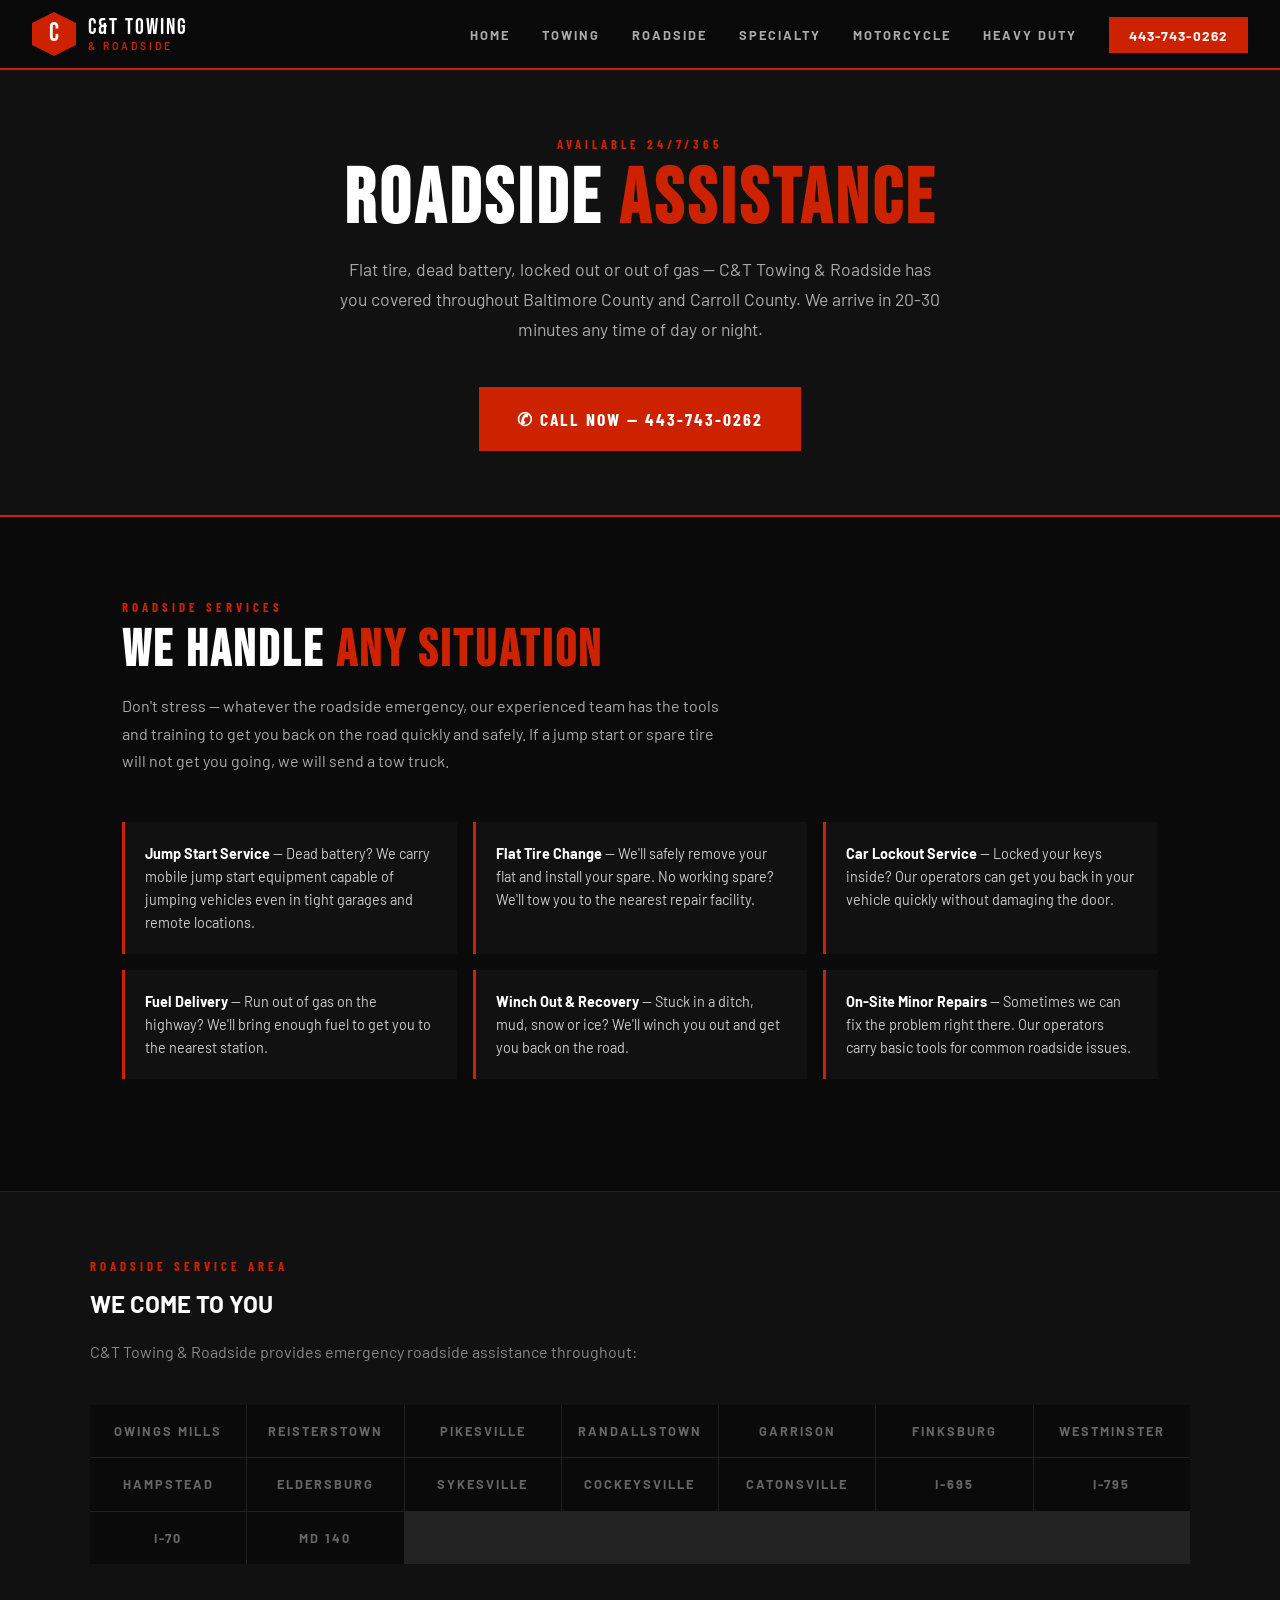
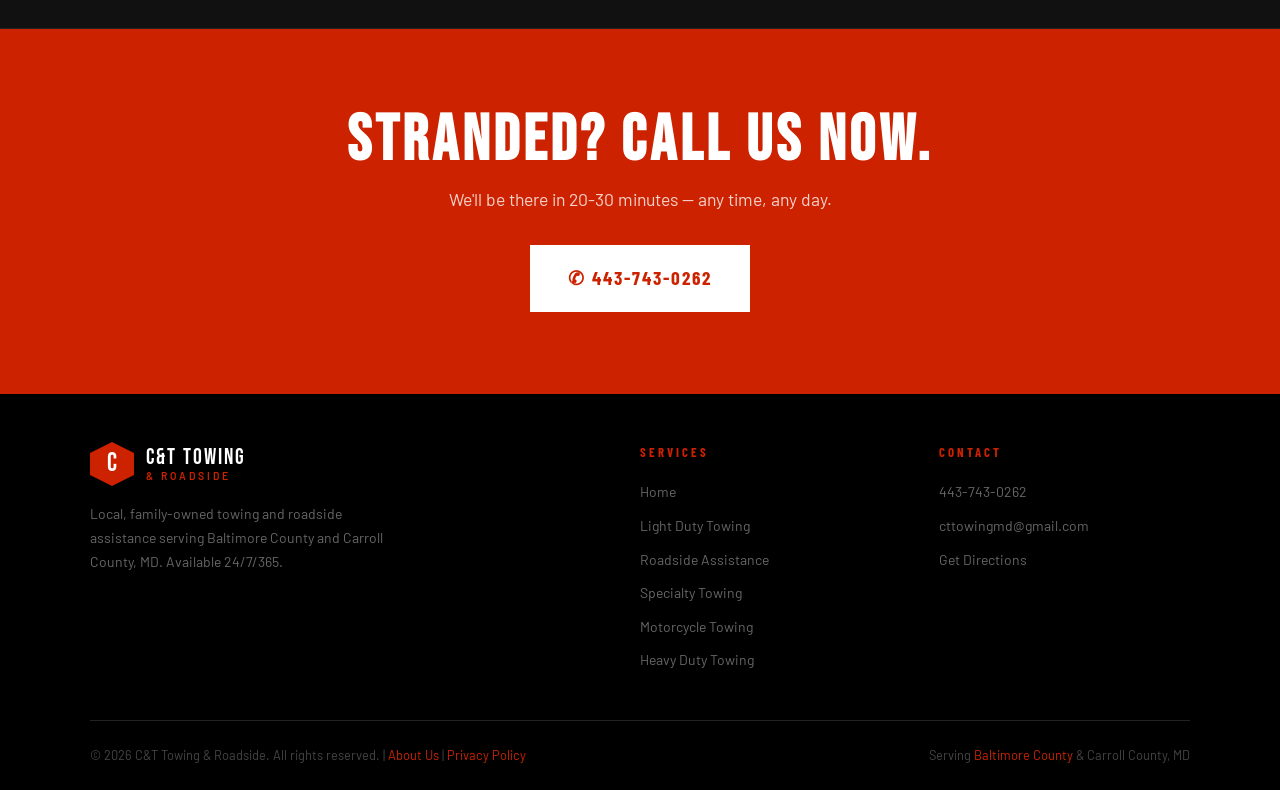
<file: roadside-assistance.html>
<!DOCTYPE html>
<html lang="en">
<head>
<meta charset="UTF-8">
<meta name="viewport" content="width=device-width, initial-scale=1.0">
<meta name="description" content="24/7 emergency roadside assistance in Owings Mills, Reisterstown & Baltimore County MD. Jump starts, lockouts, flat tires. Call C&T Towing: 443-743-0262.">
<meta property="og:title" content="Roadside Assistance Near Me | C&T Towing & Roadside — Baltimore County MD" />
<meta property="og:description" content="24/7 emergency roadside assistance in Owings Mills, Reisterstown & Baltimore County MD. Jump starts, lockouts, flat tires. Call C&T Towing: 443-743-0262." />
<meta property="og:type" content="website" />
<meta property="og:url" content="https://cttowingmd.com/roadside-assistance.html" />
<meta property="og:site_name" content="C&T Towing & Roadside" />
<link rel="canonical" href="https://cttowingmd.com/roadside-assistance.html" />
<meta name="keywords" content="roadside assistance near me, jump start near me, lockout service near me, flat tire service near me, emergency roadside Baltimore County">
<title>Roadside Assistance Near Me | C&T Towing & Roadside — Baltimore County MD</title>
<link rel="preconnect" href="https://fonts.googleapis.com">
<link rel="preconnect" href="https://fonts.gstatic.com" crossorigin>
<link rel="dns-prefetch" href="https://www.googletagmanager.com">
<link rel="preconnect" href="https://www.googletagmanager.com">
<link rel="stylesheet" href="https://fonts.googleapis.com/css2?family=Bebas+Neue&family=Barlow:wght@400;600;700&family=Barlow+Condensed:wght@700&display=swap">
<link rel="stylesheet" href="style.css">
<!-- Google tag (gtag.js) -->
<script async src="https://www.googletagmanager.com/gtag/js?id=AW-18107258551"></script>
<script>
  window.dataLayer = window.dataLayer || [];
  function gtag(){dataLayer.push(arguments);}
  gtag("js", new Date());
  gtag("config", "AW-18107258551");
</script>
  <script>
  gtag('config', 'AW-18107258551/nmvxCJfHis0cELetm7pD', {
    'phone_conversion_number': '443-743-0262'
  });
  </script>
<script type="application/ld+json">
{
  "@context": "https://schema.org",
  "@type": "LocalBusiness",
  "name": "C&T Towing & Roadside",
  "telephone": "443-743-0262",
  "address": {
    "@type": "PostalAddress",
    "streetAddress": "1121 Berrymans Ln",
    "addressLocality": "Reisterstown",
    "addressRegion": "MD",
    "postalCode": "21136"
  },
  "url": "https://cttowingmd.com",
  "openingHours": "Mo-Su 00:00-23:59",
  "areaServed": "Reisterstown, Owings Mills, Pikesville, MD"
}
</script>
</head>
<body>

<nav>
  <a href="/" class="nav-logo-link" aria-label="C&T Towing home">
  <div class="nav-logo">
    <div class="nav-logo-icon">C</div>
    <div class="nav-logo-text">
      <span class="nav-logo-name">C&T TOWING</span>
      <span class="nav-logo-sub">& Roadside</span>
    </div>
  </div>
  </a>
  <ul class="nav-links">
    <li><a href="/">Home</a></li>
    <li><a href="towing-near-me.html">Towing</a></li>
    <li><a href="roadside-assistance.html">Roadside</a></li>
    <li><a href="specialty-vehicle-towing.html">Specialty</a></li>
    <li><a href="motorcycle-towing.html">Motorcycle</a></li>
    <li><a href="heavy-duty-towing.html">Heavy Duty</a></li>
    <li><a href="contact.html" class="nav-cta">443-743-0262</a></li>
  </ul>
</nav>

<div class="page-hero">
  <div class="section-label">Available 24/7/365</div>
  <h1>ROADSIDE <span>ASSISTANCE</span></h1>
  <p>Flat tire, dead battery, locked out or out of gas — C&T Towing & Roadside has you covered throughout Baltimore County and Carroll County. We arrive in 20-30 minutes any time of day or night.</p>
  <br>
  <a href="tel:+14437430262" onclick="gtag('event', 'conversion', {'send_to': 'AW-18107258551/lhk4CMn9qMQcELetm7pD'});" class="btn-primary" style="margin-top:1rem;">&#9990; Call Now — 443-743-0262</a>
</div>

<section class="section">
  <div class="section-label">Roadside Services</div>
  <h2>WE HANDLE <span>ANY SITUATION</span></h2>
  <p>Don't stress — whatever the roadside emergency, our experienced team has the tools and training to get you back on the road quickly and safely. If a jump start or spare tire will not get you going, we will send a tow truck.</p>
  <ul class="features-list">
    <li><span><strong style="color:#fff;">Jump Start Service</strong> — Dead battery? We carry mobile jump start equipment capable of jumping vehicles even in tight garages and remote locations.</span></li>
    <li><span><strong style="color:#fff;">Flat Tire Change</strong> — We'll safely remove your flat and install your spare. No working spare? We'll tow you to the nearest repair facility.</span></li>
    <li><span><strong style="color:#fff;">Car Lockout Service</strong> — Locked your keys inside? Our operators can get you back in your vehicle quickly without damaging the door.</span></li>
    <li><span><strong style="color:#fff;">Fuel Delivery</strong> — Run out of gas on the highway? We'll bring enough fuel to get you to the nearest station.</span></li>
    <li><span><strong style="color:#fff;">Winch Out & Recovery</strong> — Stuck in a ditch, mud, snow or ice? We'll winch you out and get you back on the road.</span></li>
    <li><span><strong style="color:#fff;">On-Site Minor Repairs</strong> — Sometimes we can fix the problem right there. Our operators carry basic tools for common roadside issues.</span></li>
  </ul>
</section>

<div class="areas-section">
  <div class="areas-inner">
    <div class="section-label">Roadside Service Area</div>
    <h2>WE COME <span>TO YOU</span></h2>
    <p style="color:#888;margin-top:1rem;">C&T Towing & Roadside provides emergency roadside assistance throughout:</p>
    <div class="areas-grid">
      <div class="area-item">Owings Mills</div>
      <div class="area-item">Reisterstown</div>
      <div class="area-item">Pikesville</div>
      <div class="area-item">Randallstown</div>
      <div class="area-item">Garrison</div>
      <div class="area-item">Finksburg</div>
      <div class="area-item">Westminster</div>
      <div class="area-item">Hampstead</div>
      <div class="area-item">Eldersburg</div>
      <div class="area-item">Sykesville</div>
      <div class="area-item">Cockeysville</div>
      <div class="area-item">Catonsville</div>
      <div class="area-item">I-695</div>
      <div class="area-item">I-795</div>
      <div class="area-item">I-70</div>
      <div class="area-item">MD 140</div>
    </div>
  </div>
</div>

<div class="cta-banner">
  <h2>STRANDED? CALL US NOW.</h2>
  <p>We'll be there in 20-30 minutes — any time, any day.</p>
  <a href="tel:+14437430262" onclick="gtag('event', 'conversion', {'send_to': 'AW-18107258551/lhk4CMn9qMQcELetm7pD'});" class="btn-white">&#9990; 443-743-0262</a>
</div>

<footer>
  <div class="footer-inner">
    <div class="footer-top">
      <div class="footer-brand">
        <a href="/" class="nav-logo-link" aria-label="C&T Towing home">
        <div class="nav-logo">
          <div class="nav-logo-icon">C</div>
          <div class="nav-logo-text">
            <span class="nav-logo-name">C&T TOWING</span>
            <span class="nav-logo-sub">& Roadside</span>
          </div>
        </div>
        </a>
        <p>Local, family-owned towing and roadside assistance serving Baltimore County and Carroll County, MD. Available 24/7/365.</p>
      </div>
      <div class="footer-col">
        <h3>Services</h3>
        <ul>
          <li><a href="/">Home</a></li>
          <li><a href="towing-near-me.html">Light Duty Towing</a></li>
          <li><a href="roadside-assistance.html">Roadside Assistance</a></li>
          <li><a href="specialty-vehicle-towing.html">Specialty Towing</a></li>
          <li><a href="motorcycle-towing.html">Motorcycle Towing</a></li>
          <li><a href="heavy-duty-towing.html">Heavy Duty Towing</a></li>
        </ul>
      </div>
      <div class="footer-col">
        <h3>Contact</h3>
        <ul>
          <li><a href="tel:+14437430262" onclick="gtag('event', 'conversion', {'send_to': 'AW-18107258551/lhk4CMn9qMQcELetm7pD'});">443-743-0262</a></li>
          <li><a href="mailto:cttowingmd@gmail.com">cttowingmd@gmail.com</a></li>
          <li><a href="contact.html">Get Directions</a></li>
        </ul>
      </div>
    </div>
    <div class="footer-bottom">
      <p>&copy; 2026 C&T Towing & Roadside. All rights reserved. | <a href="about.html">About Us</a> | <a href="privacy-policy.html">Privacy Policy</a></p>
      <p>Serving <a href="towing-near-me.html">Baltimore County</a> & Carroll County, MD</p>
    </div>
  </div>
</footer>

</body>
</html>
</file>
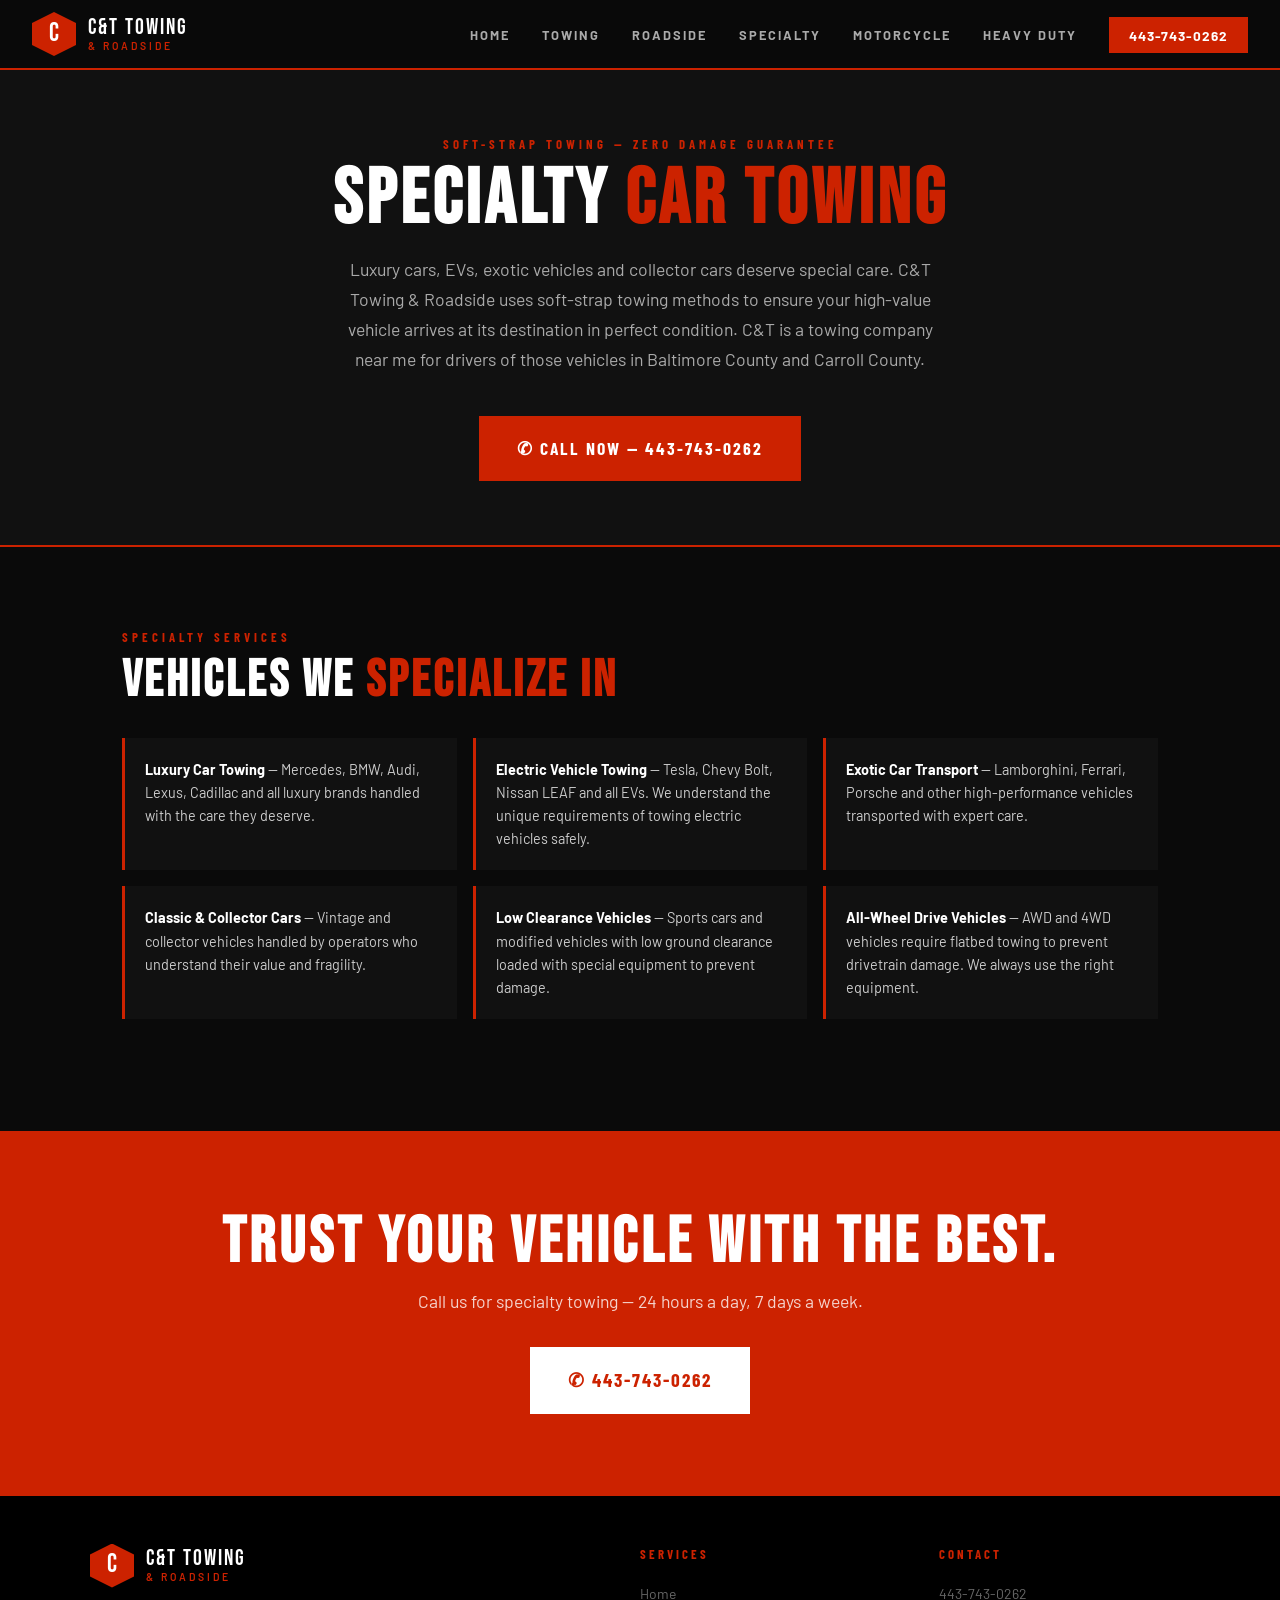
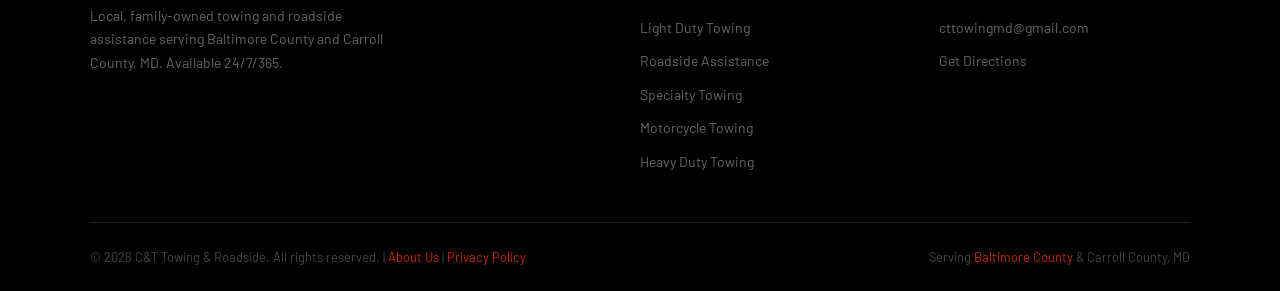
<file: specialty-vehicle-towing.html>
<!DOCTYPE html>
<html lang="en">
<head>
<meta charset="UTF-8">
<meta name="viewport" content="width=device-width, initial-scale=1.0">
<meta name="description" content="Specialty towing for luxury vehicles, EVs & classics in Baltimore County MD. Soft-strap, zero-damage towing for high-value cars. Call C&T Towing: 443-743-0262.">
<meta property="og:title" content="Specialty Car Towing | C&T Towing & Roadside — Baltimore County MD" />
<meta property="og:description" content="Specialty towing for luxury vehicles, EVs & classics in Baltimore County MD. Soft-strap, zero-damage towing for high-value cars. Call C&T Towing: 443-743-0262." />
<meta property="og:type" content="website" />
<meta property="og:url" content="https://cttowingmd.com/specialty-vehicle-towing.html" />
<meta property="og:site_name" content="C&T Towing & Roadside" />
<link rel="canonical" href="https://cttowingmd.com/specialty-vehicle-towing.html" />
<meta name="keywords" content="luxury car towing near me, EV towing near me, exotic car towing Baltimore, classic car towing Maryland, specialty vehicle transport">
<title>Specialty Car Towing | C&T Towing & Roadside — Baltimore County MD</title>
<link rel="preconnect" href="https://fonts.googleapis.com">
<link rel="preconnect" href="https://fonts.gstatic.com" crossorigin>
<link rel="dns-prefetch" href="https://www.googletagmanager.com">
<link rel="preconnect" href="https://www.googletagmanager.com">
<link rel="stylesheet" href="https://fonts.googleapis.com/css2?family=Bebas+Neue&family=Barlow:wght@400;600;700&family=Barlow+Condensed:wght@700&display=swap">
<link rel="stylesheet" href="style.css">
<!-- Google tag (gtag.js) -->
<script async src="https://www.googletagmanager.com/gtag/js?id=AW-18107258551"></script>
<script>
  window.dataLayer = window.dataLayer || [];
  function gtag(){dataLayer.push(arguments);}
  gtag("js", new Date());
  gtag("config", "AW-18107258551");
</script>
  <script>
  gtag('config', 'AW-18107258551/nmvxCJfHis0cELetm7pD', {
    'phone_conversion_number': '443-743-0262'
  });
  </script>
<script type="application/ld+json">
{
  "@context": "https://schema.org",
  "@type": "LocalBusiness",
  "name": "C&T Towing & Roadside",
  "telephone": "443-743-0262",
  "address": {
    "@type": "PostalAddress",
    "streetAddress": "1121 Berrymans Ln",
    "addressLocality": "Reisterstown",
    "addressRegion": "MD",
    "postalCode": "21136"
  },
  "url": "https://cttowingmd.com",
  "openingHours": "Mo-Su 00:00-23:59",
  "areaServed": "Reisterstown, Owings Mills, Pikesville, MD"
}
</script>
</head>
<body>

<nav>
  <a href="/" class="nav-logo-link" aria-label="C&T Towing home">
  <div class="nav-logo">
    <div class="nav-logo-icon">C</div>
    <div class="nav-logo-text">
      <span class="nav-logo-name">C&T TOWING</span>
      <span class="nav-logo-sub">& Roadside</span>
    </div>
  </div>
  </a>
  <ul class="nav-links">
    <li><a href="/">Home</a></li>
    <li><a href="towing-near-me.html">Towing</a></li>
    <li><a href="roadside-assistance.html">Roadside</a></li>
    <li><a href="specialty-vehicle-towing.html">Specialty</a></li>
    <li><a href="motorcycle-towing.html">Motorcycle</a></li>
    <li><a href="heavy-duty-towing.html">Heavy Duty</a></li>
    <li><a href="contact.html" class="nav-cta">443-743-0262</a></li>
  </ul>
</nav>

<div class="page-hero">
  <div class="section-label">Soft-Strap Towing — Zero Damage Guarantee</div>
  <h1>SPECIALTY <span>CAR TOWING</span></h1>
  <p>Luxury cars, EVs, exotic vehicles and collector cars deserve special care. C&T Towing & Roadside uses soft-strap towing methods to ensure your high-value vehicle arrives at its destination in perfect condition. C&T is a towing company near me for drivers of those vehicles in Baltimore County and Carroll County.</p>
  <br>
  <a href="tel:+14437430262" onclick="gtag('event', 'conversion', {'send_to': 'AW-18107258551/lhk4CMn9qMQcELetm7pD'});" class="btn-primary" style="margin-top:1rem;">&#9990; Call Now — 443-743-0262</a>
</div>

<section class="section">
  <div class="section-label">Specialty Services</div>
  <h2>VEHICLES WE <span>SPECIALIZE IN</span></h2>
  <ul class="features-list">
    <li><span><strong style="color:#fff;">Luxury Car Towing</strong> — Mercedes, BMW, Audi, Lexus, Cadillac and all luxury brands handled with the care they deserve.</span></li>
    <li><span><strong style="color:#fff;">Electric Vehicle Towing</strong> — Tesla, Chevy Bolt, Nissan LEAF and all EVs. We understand the unique requirements of towing electric vehicles safely.</span></li>
    <li><span><strong style="color:#fff;">Exotic Car Transport</strong> — Lamborghini, Ferrari, Porsche and other high-performance vehicles transported with expert care.</span></li>
    <li><span><strong style="color:#fff;">Classic & Collector Cars</strong> — Vintage and collector vehicles handled by operators who understand their value and fragility.</span></li>
    <li><span><strong style="color:#fff;">Low Clearance Vehicles</strong> — Sports cars and modified vehicles with low ground clearance loaded with special equipment to prevent damage.</span></li>
    <li><span><strong style="color:#fff;">All-Wheel Drive Vehicles</strong> — AWD and 4WD vehicles require flatbed towing to prevent drivetrain damage. We always use the right equipment.</span></li>
  </ul>
</section>

<div class="cta-banner">
  <h2>TRUST YOUR VEHICLE WITH THE BEST.</h2>
  <p>Call us for specialty towing — 24 hours a day, 7 days a week.</p>
  <a href="tel:+14437430262" onclick="gtag('event', 'conversion', {'send_to': 'AW-18107258551/lhk4CMn9qMQcELetm7pD'});" class="btn-white">&#9990; 443-743-0262</a>
</div>

<footer>
  <div class="footer-inner">
    <div class="footer-top">
      <div class="footer-brand">
        <a href="/" class="nav-logo-link" aria-label="C&T Towing home">
        <div class="nav-logo">
          <div class="nav-logo-icon">C</div>
          <div class="nav-logo-text">
            <span class="nav-logo-name">C&T TOWING</span>
            <span class="nav-logo-sub">& Roadside</span>
          </div>
        </div>
        </a>
        <p>Local, family-owned towing and roadside assistance serving Baltimore County and Carroll County, MD. Available 24/7/365.</p>
      </div>
      <div class="footer-col">
        <h3>Services</h3>
        <ul>
          <li><a href="/">Home</a></li>
          <li><a href="towing-near-me.html">Light Duty Towing</a></li>
          <li><a href="roadside-assistance.html">Roadside Assistance</a></li>
          <li><a href="specialty-vehicle-towing.html">Specialty Towing</a></li>
          <li><a href="motorcycle-towing.html">Motorcycle Towing</a></li>
          <li><a href="heavy-duty-towing.html">Heavy Duty Towing</a></li>
        </ul>
      </div>
      <div class="footer-col">
        <h3>Contact</h3>
        <ul>
          <li><a href="tel:+14437430262" onclick="gtag('event', 'conversion', {'send_to': 'AW-18107258551/lhk4CMn9qMQcELetm7pD'});">443-743-0262</a></li>
          <li><a href="mailto:cttowingmd@gmail.com">cttowingmd@gmail.com</a></li>
          <li><a href="contact.html">Get Directions</a></li>
        </ul>
      </div>
    </div>
    <div class="footer-bottom">
      <p>&copy; 2026 C&T Towing & Roadside. All rights reserved. | <a href="about.html">About Us</a> | <a href="privacy-policy.html">Privacy Policy</a></p>
      <p>Serving <a href="towing-near-me.html">Baltimore County</a> & Carroll County, MD</p>
    </div>
  </div>
</footer>

</body>
</html>
</file>
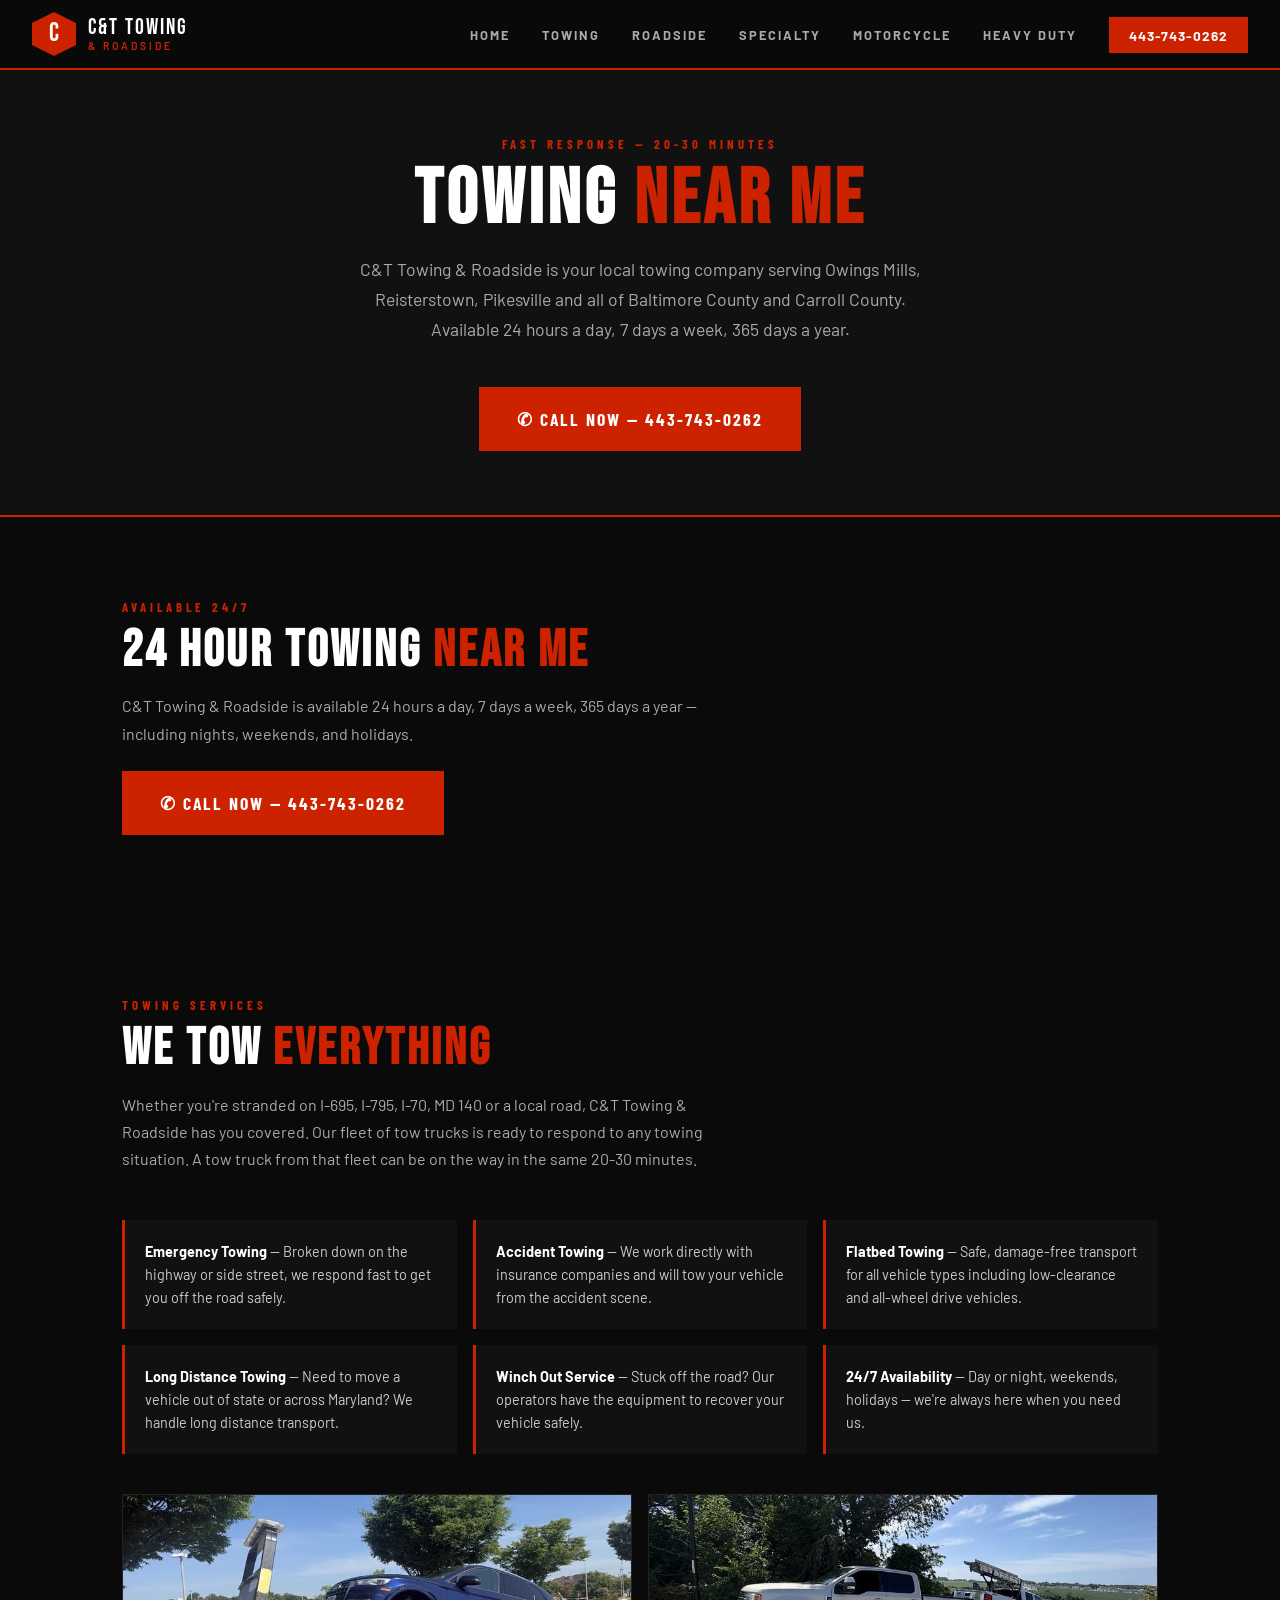
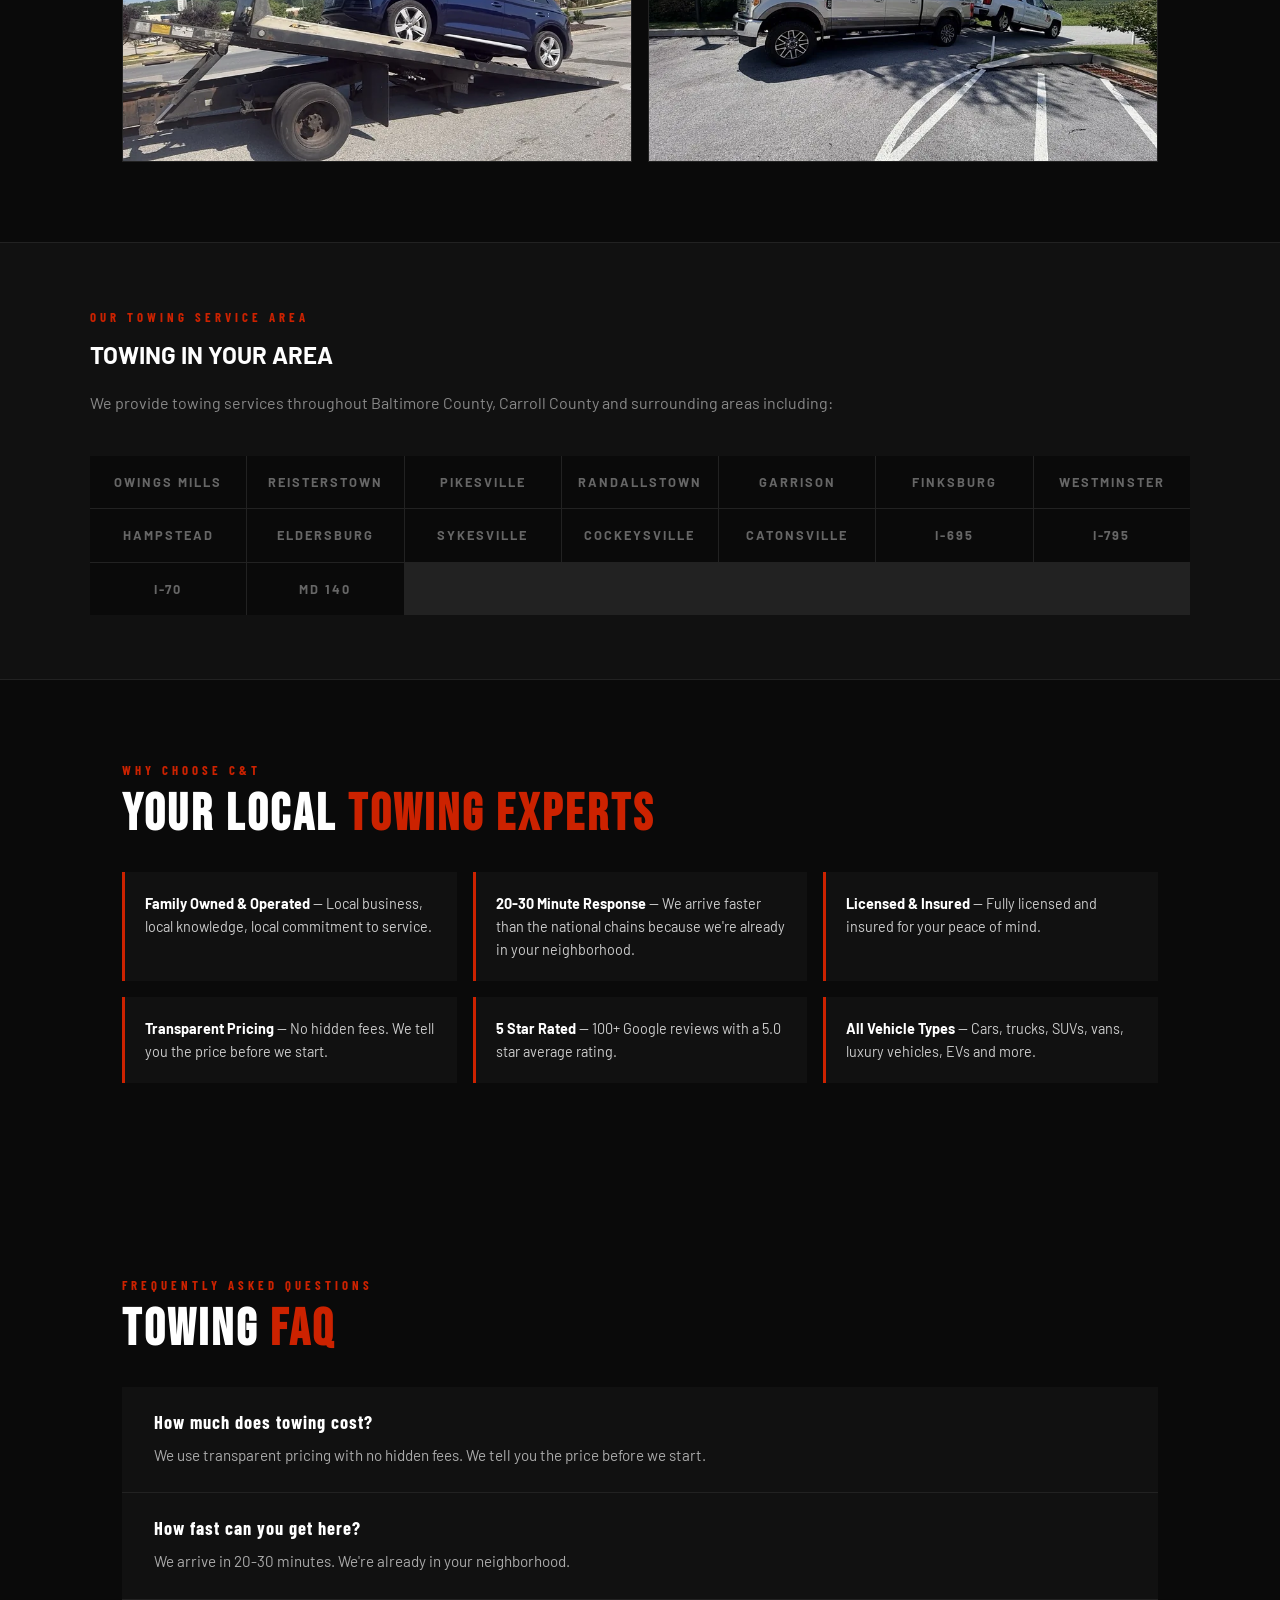
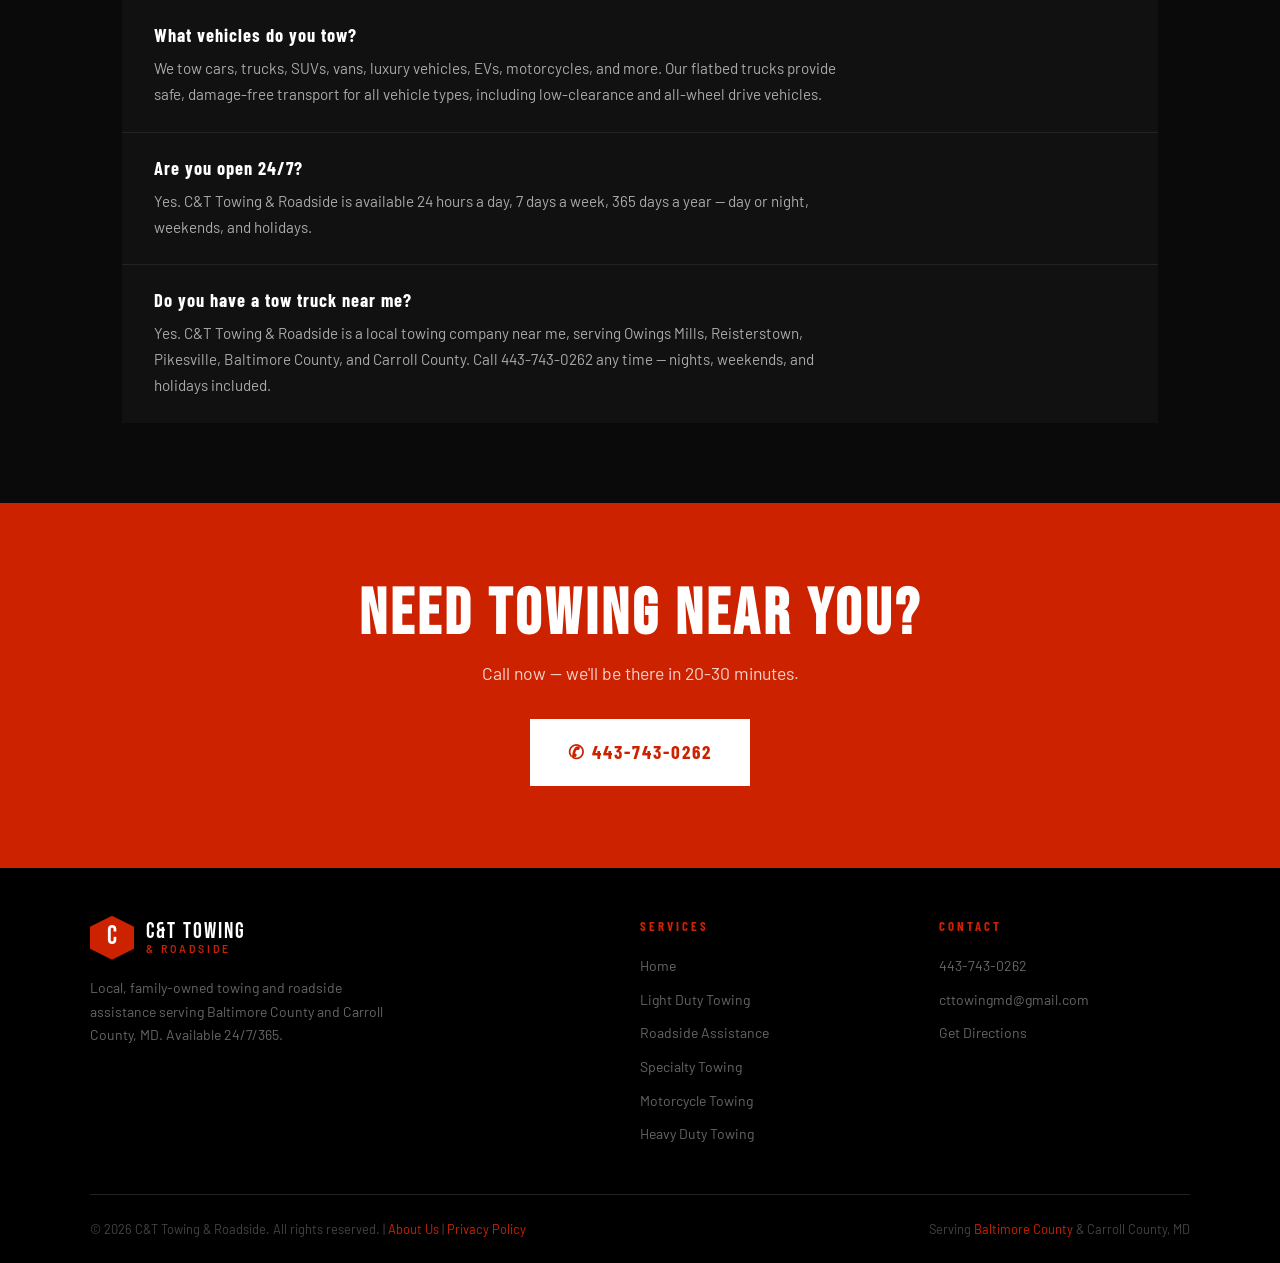
<file: towing-near-me.html>
<!DOCTYPE html>
<html lang="en">
<head>
<meta charset="UTF-8">
<meta name="viewport" content="width=device-width, initial-scale=1.0">
<meta name="description" content="Fast, affordable towing near you in Owings Mills, Reisterstown, Pikesville & Baltimore County MD. Available 24/7. Call C&T Towing at 443-743-0262.">
<meta property="og:title" content="Towing Near Me | C&T Towing & Roadside — Baltimore County MD" />
<meta property="og:description" content="Fast, affordable towing near you in Owings Mills, Reisterstown, Pikesville & Baltimore County MD. Available 24/7. Call C&T Towing at 443-743-0262." />
<meta property="og:type" content="website" />
<meta property="og:url" content="https://cttowingmd.com/towing-near-me.html" />
<meta property="og:site_name" content="C&T Towing & Roadside" />
<link rel="canonical" href="https://cttowingmd.com/towing-near-me.html" />
<meta name="keywords" content="towing near me, tow truck near me, towing company near me, emergency towing near me, 24 hour towing near me, local towing Baltimore County">
<title>Towing Near Me | C&T Towing & Roadside — Baltimore County MD</title>
<link rel="preconnect" href="https://fonts.googleapis.com">
<link rel="preconnect" href="https://fonts.gstatic.com" crossorigin>
<link rel="dns-prefetch" href="https://www.googletagmanager.com">
<link rel="preconnect" href="https://www.googletagmanager.com">
<link rel="stylesheet" href="https://fonts.googleapis.com/css2?family=Bebas+Neue&family=Barlow:wght@400;600;700&family=Barlow+Condensed:wght@700&display=swap">
<link rel="stylesheet" href="style.css">
<!-- Google tag (gtag.js) -->
<script async src="https://www.googletagmanager.com/gtag/js?id=AW-18107258551"></script>
<script>
  window.dataLayer = window.dataLayer || [];
  function gtag(){dataLayer.push(arguments);}
  gtag("js", new Date());
  gtag("config", "AW-18107258551");
</script>
  <script>
  gtag('config', 'AW-18107258551/nmvxCJfHis0cELetm7pD', {
    'phone_conversion_number': '443-743-0262'
  });
  </script>
<script type="application/ld+json">
{
  "@context": "https://schema.org",
  "@type": "LocalBusiness",
  "name": "C&T Towing & Roadside",
  "telephone": "443-743-0262",
  "address": {
    "@type": "PostalAddress",
    "streetAddress": "1121 Berrymans Ln",
    "addressLocality": "Reisterstown",
    "addressRegion": "MD",
    "postalCode": "21136"
  },
  "url": "https://cttowingmd.com",
  "openingHours": "Mo-Su 00:00-23:59",
  "areaServed": "Reisterstown, Owings Mills, Pikesville, MD"
}
</script>
<script type="application/ld+json">
{
  "@context": "https://schema.org",
  "@type": "FAQPage",
  "mainEntity": [
    {
      "@type": "Question",
      "name": "How much does towing cost?",
      "acceptedAnswer": {
        "@type": "Answer",
        "text": "We use transparent pricing with no hidden fees. We tell you the price before we start."
      }
    },
    {
      "@type": "Question",
      "name": "How fast can you get here?",
      "acceptedAnswer": {
        "@type": "Answer",
        "text": "We arrive in 20-30 minutes. We're already in your neighborhood."
      }
    },
    {
      "@type": "Question",
      "name": "What vehicles do you tow?",
      "acceptedAnswer": {
        "@type": "Answer",
        "text": "We tow cars, trucks, SUVs, vans, luxury vehicles, EVs, motorcycles, and more. Our flatbed trucks provide safe, damage-free transport for all vehicle types, including low-clearance and all-wheel drive vehicles."
      }
    },
    {
      "@type": "Question",
      "name": "Are you open 24/7?",
      "acceptedAnswer": {
        "@type": "Answer",
        "text": "Yes. C&T Towing & Roadside is available 24 hours a day, 7 days a week, 365 days a year — day or night, weekends, and holidays."
      }
    },
    {
      "@type": "Question",
      "name": "Do you have a tow truck near me?",
      "acceptedAnswer": {
        "@type": "Answer",
        "text": "Yes. C&T Towing & Roadside is a local towing company near me, serving Owings Mills, Reisterstown, Pikesville, Baltimore County, and Carroll County. Call 443-743-0262 any time — nights, weekends, and holidays included."
      }
    }
  ]
}
</script>
</head>
<body class="has-mobile-call-bar">

<nav>
  <a href="/" class="nav-logo-link" aria-label="C&T Towing home">
  <div class="nav-logo">
    <div class="nav-logo-icon">C</div>
    <div class="nav-logo-text">
      <span class="nav-logo-name">C&T TOWING</span>
      <span class="nav-logo-sub">& Roadside</span>
    </div>
  </div>
  </a>
  <ul class="nav-links">
    <li><a href="/">Home</a></li>
    <li><a href="towing-near-me.html">Towing</a></li>
    <li><a href="roadside-assistance.html">Roadside</a></li>
    <li><a href="specialty-vehicle-towing.html">Specialty</a></li>
    <li><a href="motorcycle-towing.html">Motorcycle</a></li>
    <li><a href="heavy-duty-towing.html">Heavy Duty</a></li>
    <li><a href="contact.html" class="nav-cta">443-743-0262</a></li>
  </ul>
</nav>

<div class="page-hero">
  <div class="section-label">Fast Response — 20-30 Minutes</div>
  <h1>TOWING <span>NEAR ME</span></h1>
  <p>C&T Towing & Roadside is your local towing company serving Owings Mills, Reisterstown, Pikesville and all of Baltimore County and Carroll County. Available 24 hours a day, 7 days a week, 365 days a year.</p>
  <br>
  <a href="tel:+14437430262" onclick="gtag('event', 'conversion', {'send_to': 'AW-18107258551/lhk4CMn9qMQcELetm7pD'});" class="btn-primary" style="margin-top:1rem;">&#9990; Call Now — 443-743-0262</a>
</div>

<section class="section section-hours">
  <div class="section-label">Available 24/7</div>
  <h2>24 HOUR TOWING <span>NEAR ME</span></h2>
  <p>C&amp;T Towing &amp; Roadside is available 24 hours a day, 7 days a week, 365 days a year — including nights, weekends, and holidays.</p>
  <a href="tel:+14437430262" onclick="gtag('event', 'conversion', {'send_to': 'AW-18107258551/lhk4CMn9qMQcELetm7pD'});" class="btn-primary">&#9990; Call Now — 443-743-0262</a>
</section>

<section class="section">
  <div class="section-label">Towing Services</div>
  <h2>WE TOW <span>EVERYTHING</span></h2>
  <p>Whether you're stranded on I-695, I-795, I-70, MD 140 or a local road, C&T Towing & Roadside has you covered. Our fleet of tow trucks is ready to respond to any towing situation. A tow truck from that fleet can be on the way in the same 20-30 minutes.</p>
  <ul class="features-list">
    <li><span><strong style="color:#fff;">Emergency Towing</strong> — Broken down on the highway or side street, we respond fast to get you off the road safely.</span></li>
    <li><span><strong style="color:#fff;">Accident Towing</strong> — We work directly with insurance companies and will tow your vehicle from the accident scene.</span></li>
    <li><span><strong style="color:#fff;">Flatbed Towing</strong> — Safe, damage-free transport for all vehicle types including low-clearance and all-wheel drive vehicles.</span></li>
    <li><span><strong style="color:#fff;">Long Distance Towing</strong> — Need to move a vehicle out of state or across Maryland? We handle long distance transport.</span></li>
    <li><span><strong style="color:#fff;">Winch Out Service</strong> — Stuck off the road? Our operators have the equipment to recover your vehicle safely.</span></li>
    <li><span><strong style="color:#fff;">24/7 Availability</strong> — Day or night, weekends, holidays — we're always here when you need us.</span></li>
  </ul>

  <div class="fleet-photos">
    <figure>
      <picture>
        <source type="image/webp"
                srcset="images/audi-flatbed-800.webp 800w, images/audi-flatbed-1200.webp 1200w"
                sizes="(max-width: 768px) 100vw, 540px">
        <img src="images/audi-flatbed-1200.jpg"
             srcset="images/audi-flatbed-800.jpg 800w, images/audi-flatbed-1200.jpg 1200w"
             sizes="(max-width: 768px) 100vw, 540px"
             width="1200" height="628"
             alt="C&amp;T Towing flatbed tow truck transporting an Audi in Baltimore County MD"
             loading="lazy" decoding="async">
      </picture>
    </figure>
    <figure>
      <picture>
        <source type="image/webp"
                srcset="images/pickup-wheellift-800.webp 800w, images/pickup-wheellift-1200.webp 1200w"
                sizes="(max-width: 768px) 100vw, 540px">
        <img src="images/pickup-wheellift-1200.jpg"
             srcset="images/pickup-wheellift-800.jpg 800w, images/pickup-wheellift-1200.jpg 1200w"
             sizes="(max-width: 768px) 100vw, 540px"
             width="1200" height="628"
             alt="C&amp;T Towing wheel-lift tow truck towing a pickup in Baltimore County MD"
             loading="lazy" decoding="async">
      </picture>
    </figure>
  </div>

</section>

<div class="areas-section">
  <div class="areas-inner">
    <div class="section-label">Our Towing Service Area</div>
    <h2>TOWING IN <span>YOUR AREA</span></h2>
    <p style="color:#888;margin-top:1rem;">We provide towing services throughout Baltimore County, Carroll County and surrounding areas including:</p>
    <div class="areas-grid">
      <div class="area-item">Owings Mills</div>
      <div class="area-item">Reisterstown</div>
      <div class="area-item">Pikesville</div>
      <div class="area-item">Randallstown</div>
      <div class="area-item">Garrison</div>
      <div class="area-item">Finksburg</div>
      <div class="area-item">Westminster</div>
      <div class="area-item">Hampstead</div>
      <div class="area-item">Eldersburg</div>
      <div class="area-item">Sykesville</div>
      <div class="area-item">Cockeysville</div>
      <div class="area-item">Catonsville</div>
      <div class="area-item">I-695</div>
      <div class="area-item">I-795</div>
      <div class="area-item">I-70</div>
      <div class="area-item">MD 140</div>
    </div>
  </div>
</div>

<section class="section">
  <div class="section-label">Why Choose C&T</div>
  <h2>YOUR LOCAL <span>TOWING EXPERTS</span></h2>
  <ul class="features-list">
    <li><span><strong style="color:#fff;">Family Owned & Operated</strong> — Local business, local knowledge, local commitment to service.</span></li>
    <li><span><strong style="color:#fff;">20-30 Minute Response</strong> — We arrive faster than the national chains because we're already in your neighborhood.</span></li>
    <li><span><strong style="color:#fff;">Licensed & Insured</strong> — Fully licensed and insured for your peace of mind.</span></li>
    <li><span><strong style="color:#fff;">Transparent Pricing</strong> — No hidden fees. We tell you the price before we start.</span></li>
    <li><span><strong style="color:#fff;">5 Star Rated</strong> — 100+ Google reviews with a 5.0 star average rating.</span></li>
    <li><span><strong style="color:#fff;">All Vehicle Types</strong> — Cars, trucks, SUVs, vans, luxury vehicles, EVs and more.</span></li>
  </ul>
</section>


<section class="section" id="faq">
  <div class="section-label">Frequently Asked Questions</div>
  <h2>TOWING <span>FAQ</span></h2>
  <div class="faq-list">
    <div class="faq-item">
      <h3>How much does towing cost?</h3>
      <p>We use transparent pricing with no hidden fees. We tell you the price before we start.</p>
    </div>
    <div class="faq-item">
      <h3>How fast can you get here?</h3>
      <p>We arrive in 20-30 minutes. We&apos;re already in your neighborhood.</p>
    </div>
    <div class="faq-item">
      <h3>What vehicles do you tow?</h3>
      <p>We tow cars, trucks, SUVs, vans, luxury vehicles, EVs, motorcycles, and more. Our flatbed trucks provide safe, damage-free transport for all vehicle types, including low-clearance and all-wheel drive vehicles.</p>
    </div>
    <div class="faq-item">
      <h3>Are you open 24/7?</h3>
      <p>Yes. C&amp;T Towing &amp; Roadside is available 24 hours a day, 7 days a week, 365 days a year — day or night, weekends, and holidays.</p>
    </div>
    <div class="faq-item">
      <h3>Do you have a tow truck near me?</h3>
      <p>Yes. C&amp;T Towing &amp; Roadside is a local towing company near me, serving Owings Mills, Reisterstown, Pikesville, Baltimore County, and Carroll County. Call 443-743-0262 any time — nights, weekends, and holidays included.</p>
    </div>
  </div>
</section>

<div class="cta-banner">
  <h2>NEED TOWING NEAR YOU?</h2>
  <p>Call now — we'll be there in 20-30 minutes.</p>
  <a href="tel:+14437430262" onclick="gtag('event', 'conversion', {'send_to': 'AW-18107258551/lhk4CMn9qMQcELetm7pD'});" class="btn-white">&#9990; 443-743-0262</a>
</div>

<footer>
  <div class="footer-inner">
    <div class="footer-top">
      <div class="footer-brand">
        <a href="/" class="nav-logo-link" aria-label="C&T Towing home">
        <div class="nav-logo">
          <div class="nav-logo-icon">C</div>
          <div class="nav-logo-text">
            <span class="nav-logo-name">C&T TOWING</span>
            <span class="nav-logo-sub">& Roadside</span>
          </div>
        </div>
        </a>
        <p>Local, family-owned towing and roadside assistance serving Baltimore County and Carroll County, MD. Available 24/7/365.</p>
      </div>
      <div class="footer-col">
        <h3>Services</h3>
        <ul>
          <li><a href="/">Home</a></li>
          <li><a href="towing-near-me.html">Light Duty Towing</a></li>
          <li><a href="roadside-assistance.html">Roadside Assistance</a></li>
          <li><a href="specialty-vehicle-towing.html">Specialty Towing</a></li>
          <li><a href="motorcycle-towing.html">Motorcycle Towing</a></li>
          <li><a href="heavy-duty-towing.html">Heavy Duty Towing</a></li>
        </ul>
      </div>
      <div class="footer-col">
        <h3>Contact</h3>
        <ul>
          <li><a href="tel:+14437430262" onclick="gtag('event', 'conversion', {'send_to': 'AW-18107258551/lhk4CMn9qMQcELetm7pD'});">443-743-0262</a></li>
          <li><a href="mailto:cttowingmd@gmail.com">cttowingmd@gmail.com</a></li>
          <li><a href="contact.html">Get Directions</a></li>
        </ul>
      </div>
    </div>
    <div class="footer-bottom">
      <p>&copy; 2026 C&T Towing & Roadside. All rights reserved. | <a href="about.html">About Us</a> | <a href="privacy-policy.html">Privacy Policy</a></p>
      <p>Serving <a href="towing-near-me.html">Baltimore County</a> & Carroll County, MD</p>
    </div>
  </div>
</footer>

<div class="mobile-call-bar">
  <a href="tel:+14437430262" onclick="gtag('event', 'conversion', {'send_to': 'AW-18107258551/lhk4CMn9qMQcELetm7pD'});">Call Now 443-743-0262</a>
</div>

</body>
</html>
</file>
<file: style.css>
/* Local fallbacks sized to the webfonts so font-display:swap does not reflow.
   Once Bebas Neue, Barlow, and Barlow Condensed load, they still win the stack. */
@font-face {
  font-family: 'Bebas Neue Fallback';
  font-style: normal;
  font-weight: 100 900;
  src: local('Arial'), local('Arimo'), local('Liberation Sans'), local('Noto Sans');
  unicode-range: U+0000-00FF, U+0131, U+0152-0153, U+02BB-02BC, U+02C6, U+02DA, U+02DC, U+0304, U+0308, U+0329, U+2000-206F, U+20AC, U+2122, U+2191, U+2193, U+2212, U+2215, U+FEFF, U+FFFD;
  size-adjust: 56.7%;
  ascent-override: 158.73%;
  descent-override: 52.91%;
  line-gap-override: 0%;
}
@font-face {
  font-family: 'Barlow Fallback';
  font-style: normal;
  font-weight: 400;
  src: local('Arial'), local('Arimo'), local('Liberation Sans'), local('Noto Sans');
  unicode-range: U+0000-00FF, U+0131, U+0152-0153, U+02BB-02BC, U+02C6, U+02DA, U+02DC, U+0304, U+0308, U+0329, U+2000-206F, U+20AC, U+2122, U+2191, U+2193, U+2212, U+2215, U+FEFF, U+FFFD;
  size-adjust: 88.21%;
  ascent-override: 113.36%;
  descent-override: 22.67%;
  line-gap-override: 0%;
}
@font-face {
  font-family: 'Barlow Fallback';
  font-style: normal;
  font-weight: 600;
  src: local('Arial'), local('Arimo'), local('Liberation Sans'), local('Noto Sans');
  unicode-range: U+0000-00FF, U+0131, U+0152-0153, U+02BB-02BC, U+02C6, U+02DA, U+02DC, U+0304, U+0308, U+0329, U+2000-206F, U+20AC, U+2122, U+2191, U+2193, U+2212, U+2215, U+FEFF, U+FFFD;
  size-adjust: 89.76%;
  ascent-override: 111.41%;
  descent-override: 22.28%;
  line-gap-override: 0%;
}
@font-face {
  font-family: 'Barlow Fallback';
  font-style: normal;
  font-weight: 700;
  src: local('Arial'), local('Arimo'), local('Liberation Sans'), local('Noto Sans');
  unicode-range: U+0000-00FF, U+0131, U+0152-0153, U+02BB-02BC, U+02C6, U+02DA, U+02DC, U+0304, U+0308, U+0329, U+2000-206F, U+20AC, U+2122, U+2191, U+2193, U+2212, U+2215, U+FEFF, U+FFFD;
  size-adjust: 90.62%;
  ascent-override: 110.35%;
  descent-override: 22.07%;
  line-gap-override: 0%;
}
@font-face {
  font-family: 'Barlow Condensed Fallback';
  font-style: normal;
  font-weight: 700;
  src: local('Arial'), local('Arimo'), local('Liberation Sans'), local('Noto Sans');
  unicode-range: U+0000-00FF, U+0131, U+0152-0153, U+02BB-02BC, U+02C6, U+02DA, U+02DC, U+0304, U+0308, U+0329, U+2000-206F, U+20AC, U+2122, U+2191, U+2193, U+2212, U+2215, U+FEFF, U+FFFD;
  size-adjust: 73.6%;
  ascent-override: 135.87%;
  descent-override: 27.17%;
  line-gap-override: 0%;
}

:root {
  --red: #CC2200;
  --red-dark: #991A00;
  --black: #0a0a0a;
  --dark: #111;
  --gray: #888;
  --light-gray: #f5f5f5;
  --white: #fff;
  --font-display: 'Bebas Neue', 'Bebas Neue Fallback', sans-serif;
  --font-condensed: 'Barlow Condensed', 'Barlow Condensed Fallback', sans-serif;
  --font-body: 'Barlow', 'Barlow Fallback', sans-serif;
}

* { margin: 0; padding: 0; box-sizing: border-box; }

body {
  font-family: var(--font-body);
  background: var(--black);
  color: var(--white);
  line-height: 1.6;
}

a { color: inherit; text-decoration: none; }
img { max-width: 100%; display: block; }

/* NAV */
nav {
  position: sticky;
  top: 0;
  z-index: 1000;
  background: rgba(10,10,10,0.97);
  border-bottom: 2px solid var(--red);
  padding: 0 2rem;
  display: flex;
  justify-content: space-between;
  align-items: center;
  height: 70px;
}

.nav-logo {
  display: flex;
  align-items: center;
  gap: 12px;
}

.nav-logo-icon {
  width: 44px;
  height: 44px;
  background: var(--red);
  display: flex;
  align-items: center;
  justify-content: center;
  font-family: var(--font-display);
  font-size: 1.6rem;
  color: var(--white);
  clip-path: polygon(50% 0%, 100% 25%, 100% 75%, 50% 100%, 0% 75%, 0% 25%);
}

.nav-logo-text {
  display: flex;
  flex-direction: column;
  line-height: 1.1;
}

.nav-logo-name {
  font-family: var(--font-display);
  font-size: 1.4rem;
  letter-spacing: 2px;
  color: var(--white);
}

.nav-logo-sub {
  font-size: 0.65rem;
  font-weight: 600;
  color: var(--red);
  letter-spacing: 3px;
  text-transform: uppercase;
}

.nav-links {
  display: flex;
  align-items: center;
  gap: 2rem;
  list-style: none;
}

.nav-links a {
  font-size: 0.8rem;
  font-weight: 700;
  letter-spacing: 2px;
  text-transform: uppercase;
  color: #aaa;
  transition: color 0.2s;
}

.nav-links a:hover { color: var(--white); }

.nav-cta {
  background: var(--red) !important;
  color: var(--white) !important;
  padding: 0.6rem 1.25rem;
  font-size: 0.85rem !important;
  letter-spacing: 1px !important;
  transition: background 0.2s !important;
}

.nav-cta:hover { background: var(--red-dark) !important; }

/* HERO */
.hero {
  position: relative;
  min-height: 85vh;
  display: flex;
  align-items: center;
  justify-content: center;
  text-align: center;
  padding: 4rem 2rem;
  overflow: hidden;
}

.hero-bg {
  position: absolute;
  inset: 0;
  background: linear-gradient(135deg, #0a0a0a 0%, #1a0500 50%, #0a0a0a 100%);
}

.hero-pattern {
  position: absolute;
  inset: 0;
  background-image: repeating-linear-gradient(0deg, transparent, transparent 39px, rgba(204,34,0,0.05) 39px, rgba(204,34,0,0.05) 40px),
    repeating-linear-gradient(90deg, transparent, transparent 79px, rgba(204,34,0,0.05) 79px, rgba(204,34,0,0.05) 80px);
}

.hero-content {
  position: relative;
  z-index: 1;
  max-width: 900px;
}

.hero-badge {
  display: inline-block;
  background: var(--red);
  color: var(--white);
  font-family: var(--font-condensed);
  font-size: 0.85rem;
  font-weight: 700;
  letter-spacing: 4px;
  text-transform: uppercase;
  padding: 0.4rem 1.5rem;
  margin-bottom: 1.5rem;
}

.hero h1 {
  font-family: var(--font-display);
  font-size: clamp(3rem, 8vw, 6rem);
  line-height: 0.95;
  letter-spacing: 4px;
  margin-bottom: 1.25rem;
  color: var(--white);
}

.hero h1 span { color: var(--red); }

.hero p {
  font-size: 1.1rem;
  color: #bbb;
  max-width: 600px;
  margin: 0 auto 2.5rem;
  line-height: 1.7;
}

.hero-btns {
  display: flex;
  gap: 1rem;
  justify-content: center;
  flex-wrap: wrap;
}

.btn-primary {
  display: inline-flex;
  align-items: center;
  gap: 8px;
  background: var(--red);
  color: var(--white);
  padding: 1rem 2.25rem;
  font-family: var(--font-condensed);
  font-size: 1.1rem;
  font-weight: 700;
  letter-spacing: 2px;
  text-transform: uppercase;
  border: 2px solid var(--red);
  transition: all 0.2s;
}

.btn-primary:hover { background: var(--red-dark); border-color: var(--red-dark); }

.btn-outline {
  display: inline-flex;
  align-items: center;
  gap: 8px;
  background: transparent;
  color: var(--white);
  padding: 1rem 2.25rem;
  font-family: var(--font-condensed);
  font-size: 1.1rem;
  font-weight: 700;
  letter-spacing: 2px;
  text-transform: uppercase;
  border: 2px solid rgba(255,255,255,0.3);
  transition: all 0.2s;
}

.btn-outline:hover { border-color: var(--white); }

/* STATS BAR */
.stats-bar {
  background: var(--red);
  padding: 1.5rem 2rem;
  display: flex;
  justify-content: center;
  gap: 4rem;
  flex-wrap: wrap;
}

.stat { text-align: center; }
.stat-num {
  font-family: var(--font-display);
  font-size: 2rem;
  letter-spacing: 2px;
  color: var(--white);
  display: block;
}
.stat-label {
  font-size: 0.7rem;
  font-weight: 700;
  letter-spacing: 2px;
  text-transform: uppercase;
  color: rgba(255,255,255,0.75);
}

/* SECTIONS */
.section {
  padding: 5rem 2rem;
  max-width: 1100px;
  margin: 0 auto;
}

.section-label {
  font-family: var(--font-condensed);
  font-size: 0.8rem;
  font-weight: 700;
  letter-spacing: 4px;
  color: var(--red);
  text-transform: uppercase;
  margin-bottom: 0.5rem;
}

.section h2 {
  font-family: var(--font-display);
  font-size: clamp(2rem, 4vw, 3.5rem);
  letter-spacing: 3px;
  color: var(--white);
  margin-bottom: 1rem;
  line-height: 1;
}

.section h2 span { color: var(--red); }

.section > p {
  font-size: 1rem;
  color: #aaa;
  max-width: 600px;
  margin-bottom: 3rem;
  line-height: 1.7;
}

/* SERVICE CARDS */
.services-grid {
  display: grid;
  grid-template-columns: repeat(auto-fit, minmax(280px, 1fr));
  gap: 1px;
  background: #222;
}

.service-card {
  background: var(--dark);
  padding: 2.5rem 2rem;
  transition: background 0.2s;
  position: relative;
  overflow: hidden;
}

.service-card::before {
  content: '';
  position: absolute;
  top: 0; left: 0;
  width: 3px;
  height: 0;
  background: var(--red);
  transition: height 0.3s;
}

.service-card:hover::before { height: 100%; }
.service-card:hover { background: #161616; }

.service-num {
  font-family: var(--font-display);
  font-size: 3rem;
  color: rgba(204,34,0,0.15);
  line-height: 1;
  margin-bottom: 1rem;
}

.service-card h3 {
  font-family: var(--font-condensed);
  font-size: 1.3rem;
  font-weight: 700;
  letter-spacing: 2px;
  text-transform: uppercase;
  color: var(--white);
  margin-bottom: 0.75rem;
}

.service-card p {
  font-size: 0.875rem;
  color: #888;
  line-height: 1.65;
  margin-bottom: 1.25rem;
}

.service-link {
  font-size: 0.75rem;
  font-weight: 700;
  letter-spacing: 2px;
  text-transform: uppercase;
  color: var(--red);
  display: inline-flex;
  align-items: center;
  gap: 6px;
  transition: gap 0.2s;
}

.service-link:hover { gap: 10px; }

/* AREAS */
.areas-section {
  background: var(--dark);
  border-top: 1px solid #222;
  border-bottom: 1px solid #222;
  padding: 4rem 2rem;
}

.areas-inner { max-width: 1100px; margin: 0 auto; }

.areas-grid {
  display: grid;
  grid-template-columns: repeat(auto-fit, minmax(150px, 1fr));
  gap: 1px;
  background: #222;
  margin-top: 2.5rem;
}

.area-item {
  background: var(--black);
  padding: 1rem;
  text-align: center;
  font-size: 0.8rem;
  font-weight: 700;
  letter-spacing: 2px;
  text-transform: uppercase;
  color: #666;
  transition: all 0.2s;
}

.area-item:hover { background: var(--dark); color: var(--red); }

/* REVIEWS */
.reviews-grid {
  display: grid;
  grid-template-columns: repeat(auto-fit, minmax(280px, 1fr));
  gap: 1px;
  background: #222;
}

.review-card {
  background: var(--dark);
  padding: 2rem;
}

.stars {
  color: var(--red);
  font-size: 0.9rem;
  letter-spacing: 3px;
  margin-bottom: 1rem;
}

.review-text {
  font-size: 0.9rem;
  color: #aaa;
  line-height: 1.7;
  font-style: italic;
  margin-bottom: 1.25rem;
}

.review-author {
  font-size: 0.75rem;
  font-weight: 700;
  letter-spacing: 2px;
  text-transform: uppercase;
  color: #555;
}

/* CTA BANNER */
.cta-banner {
  background: var(--red);
  padding: 5rem 2rem;
  text-align: center;
}

.cta-banner h2 {
  font-family: var(--font-display);
  font-size: clamp(2.5rem, 5vw, 4.5rem);
  letter-spacing: 4px;
  color: var(--white);
  margin-bottom: 0.75rem;
  line-height: 1;
}

.cta-banner p {
  color: rgba(255,255,255,0.8);
  font-size: 1.1rem;
  margin-bottom: 2rem;
}

.btn-white {
  display: inline-flex;
  align-items: center;
  gap: 8px;
  background: var(--white);
  color: var(--red);
  padding: 1rem 2.25rem;
  font-family: var(--font-condensed);
  font-size: 1.2rem;
  font-weight: 700;
  letter-spacing: 2px;
  text-transform: uppercase;
  border: 2px solid var(--white);
  transition: all 0.2s;
}

.btn-white:hover { background: transparent; color: var(--white); }

/* PAGE HERO (inner pages) */
.page-hero {
  background: var(--dark);
  border-bottom: 2px solid var(--red);
  padding: 4rem 2rem;
  text-align: center;
}

.page-hero h1 {
  font-family: var(--font-display);
  font-size: clamp(2.5rem, 6vw, 5rem);
  letter-spacing: 4px;
  color: var(--white);
  line-height: 1;
  margin-bottom: 1rem;
}

.page-hero h1 span { color: var(--red); }

.page-hero p {
  font-size: 1.1rem;
  color: #aaa;
  max-width: 600px;
  margin: 0 auto;
  line-height: 1.7;
}

/* FEATURES LIST */
.features-list {
  list-style: none;
  display: grid;
  grid-template-columns: repeat(auto-fit, minmax(280px, 1fr));
  gap: 1rem;
  margin: 2rem 0;
}

.features-list li {
  display: flex;
  align-items: flex-start;
  gap: 1rem;
  padding: 1.25rem;
  background: var(--dark);
  border-left: 3px solid var(--red);
}

.features-list li span {
  font-size: 0.9rem;
  color: #ccc;
  line-height: 1.6;
}

/* FOOTER */
footer {
  background: #000;
  border-top: 2px solid var(--red);
  padding: 3rem 2rem 1.5rem;
}

.footer-inner {
  max-width: 1100px;
  margin: 0 auto;
}

.footer-top {
  display: grid;
  grid-template-columns: 2fr 1fr 1fr;
  gap: 3rem;
  margin-bottom: 3rem;
}

.footer-brand p {
  font-size: 0.875rem;
  color: #666;
  line-height: 1.7;
  margin-top: 1rem;
  max-width: 300px;
}

.footer-col h3 {
  font-family: var(--font-condensed);
  font-size: 0.8rem;
  font-weight: 700;
  letter-spacing: 3px;
  text-transform: uppercase;
  color: var(--red);
  margin-bottom: 1rem;
}

.footer-col ul {
  list-style: none;
  display: flex;
  flex-direction: column;
  gap: 0.5rem;
}

.footer-col ul li a {
  font-size: 0.875rem;
  color: #666;
  transition: color 0.2s;
}

.footer-col ul li a:hover { color: var(--white); }

.footer-bottom {
  border-top: 1px solid #222;
  padding-top: 1.5rem;
  display: flex;
  justify-content: space-between;
  align-items: center;
  flex-wrap: wrap;
  gap: 1rem;
}

.footer-bottom p {
  font-size: 0.8rem;
  color: #444;
}

.footer-bottom a { color: var(--red); }

@media (max-width: 768px) {
  .nav-links { display: none; }
  .footer-top { grid-template-columns: 1fr; gap: 2rem; }
  .stats-bar { gap: 2rem; }
  footer { justify-content: center; text-align: center; }
}


/* =============================================================================
   Additions for towing-near-me.html (local landing-page update)
   — fleet photo grid, FAQ block, 24-hour section spacing, and sticky mobile call bar
   ============================================================================= */

.section-hours > p {
  margin-bottom: 1.5rem;
}

.fleet-photos {
  display: grid;
  grid-template-columns: 1fr 1fr;
  gap: 1rem;
  margin: 2.5rem 0 0;
}

.fleet-photos figure {
  margin: 0;
  background: var(--dark);
  border: 1px solid #222;
  overflow: hidden;
}

.fleet-photos picture,
.fleet-photos img {
  width: 100%;
  height: auto;
  display: block;
}

.fleet-photos img {
  aspect-ratio: 1200 / 628;
}

.faq-list {
  display: flex;
  flex-direction: column;
  gap: 1px;
  background: #222;
  margin-top: 2rem;
}

.faq-item {
  background: var(--dark);
  padding: 1.5rem 2rem;
}

.faq-item h3 {
  font-family: var(--font-condensed);
  font-size: 1.15rem;
  font-weight: 700;
  letter-spacing: 1px;
  color: var(--white);
  margin-bottom: 0.5rem;
  line-height: 1.3;
}

.faq-item p {
  font-size: 0.95rem;
  color: #aaa;
  line-height: 1.7;
  margin: 0;
  max-width: 700px;
}

/* Sticky mobile call bar — visible only under ~768px.
   Add class "has-mobile-call-bar" on <body> of pages that include the bar
   so padding-bottom is not applied site-wide. */
.mobile-call-bar {
  display: none;
}

@media (max-width: 768px) {
  body.has-mobile-call-bar {
    padding-bottom: 64px;
  }

  .section-hours {
    padding-top: 2rem;
    padding-bottom: 2.5rem;
  }

  .fleet-photos {
    grid-template-columns: 1fr;
  }

  .mobile-call-bar {
    display: block;
    position: fixed;
    left: 0;
    right: 0;
    bottom: 0;
    z-index: 1100;
    background: var(--red);
    border-top: 2px solid var(--red-dark);
    padding-bottom: env(safe-area-inset-bottom);
  }

  .mobile-call-bar a {
    display: flex;
    width: 100%;
    justify-content: center;
    align-items: center;
    min-height: 56px;
    height: 56px;
    color: var(--white);
    font-family: var(--font-condensed);
    font-size: 1.15rem;
    font-weight: 700;
    letter-spacing: 2px;
    text-transform: uppercase;
  }
}

/* Logo homepage link. display:flex matches .nav-logo (a block flex box): the nav
   item stays content-sized, and the footer logo stays left-aligned under the
   mobile footer text-align:center rule. */
.nav-logo-link{display:flex;text-decoration:none;color:inherit;}
</file>
